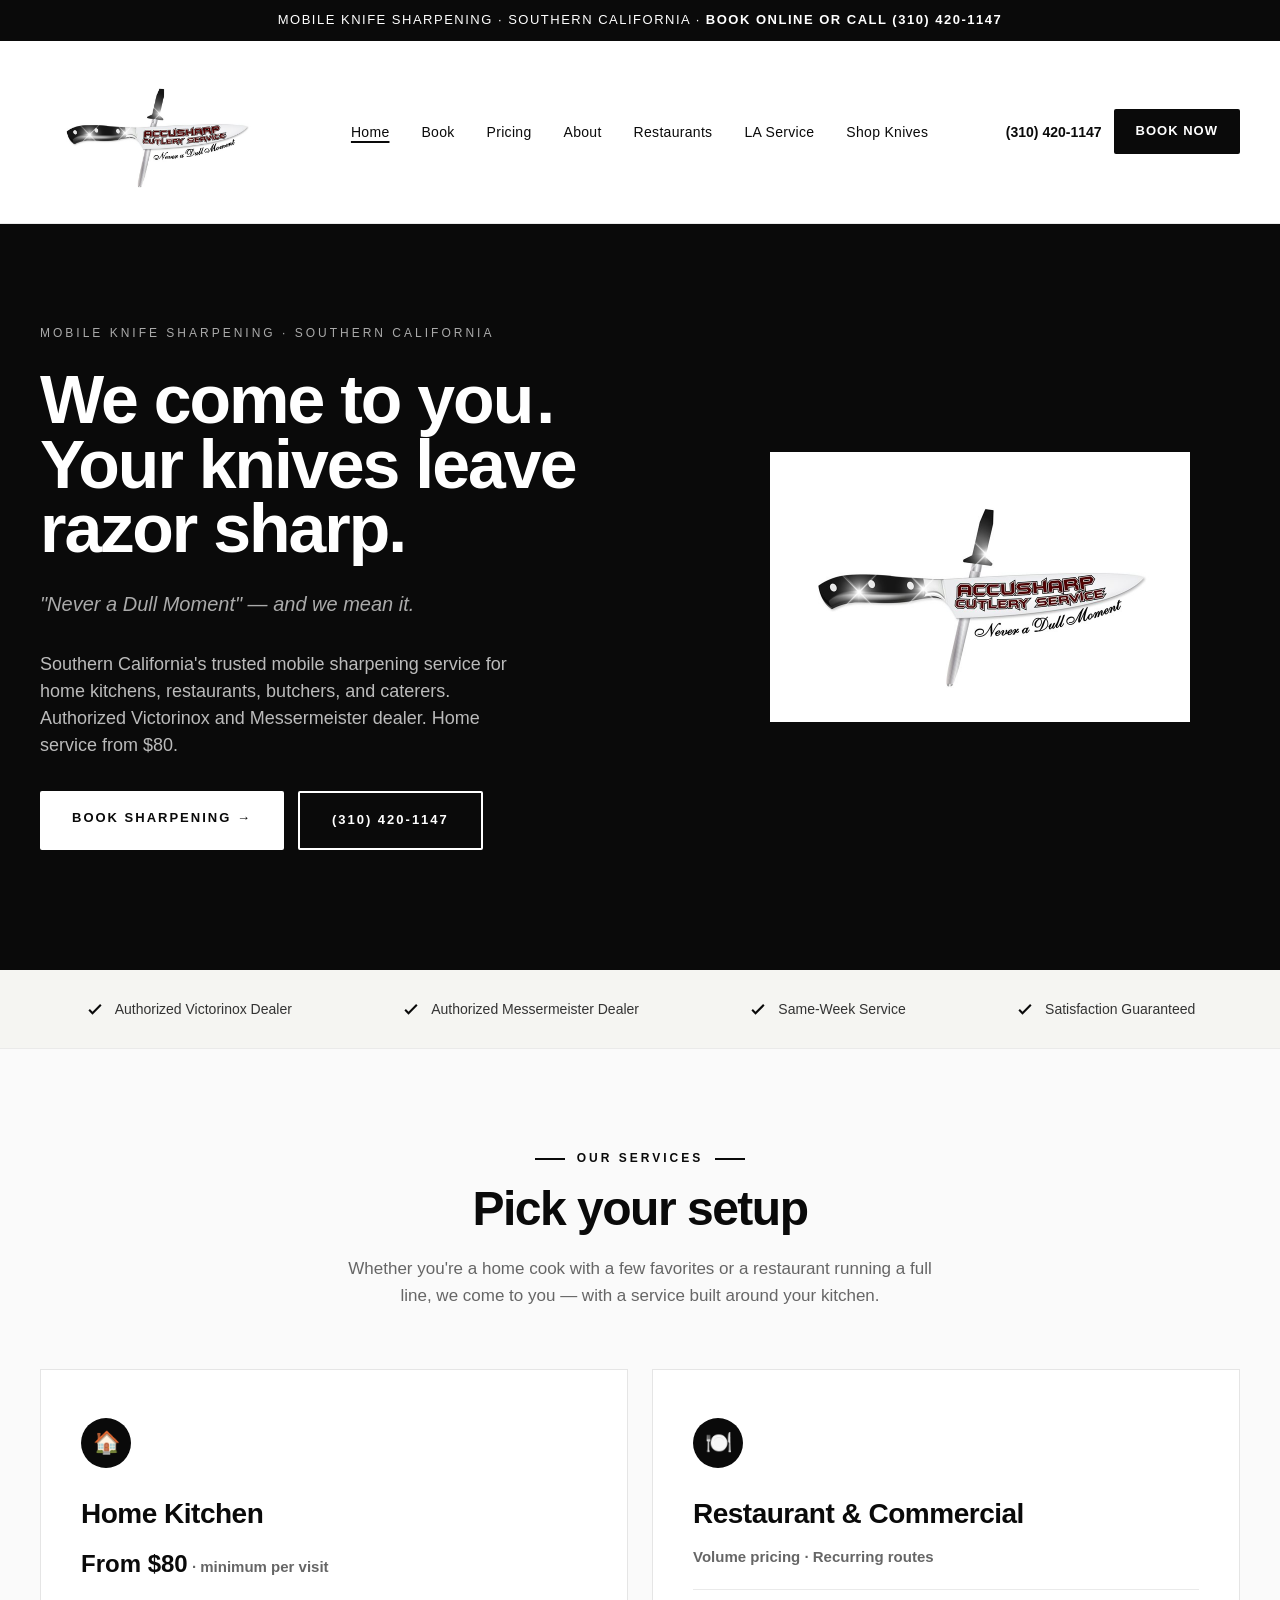
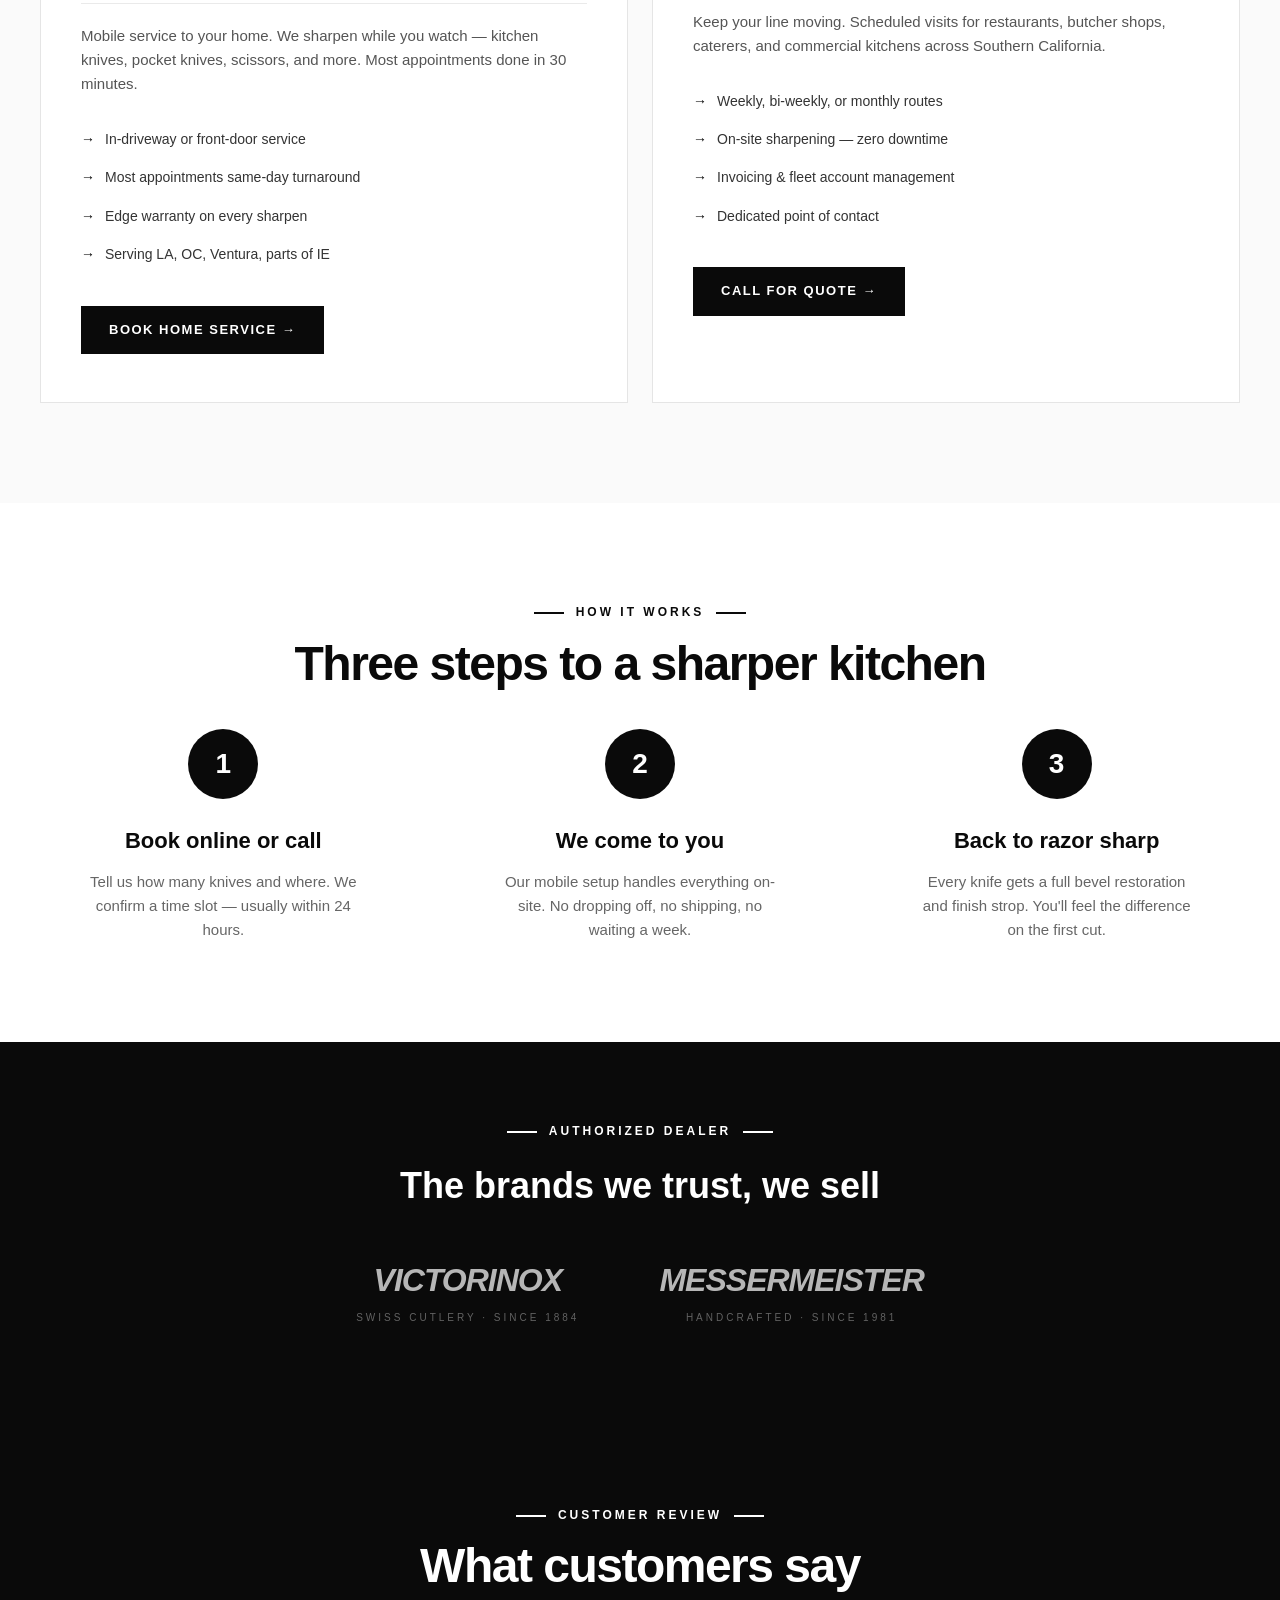
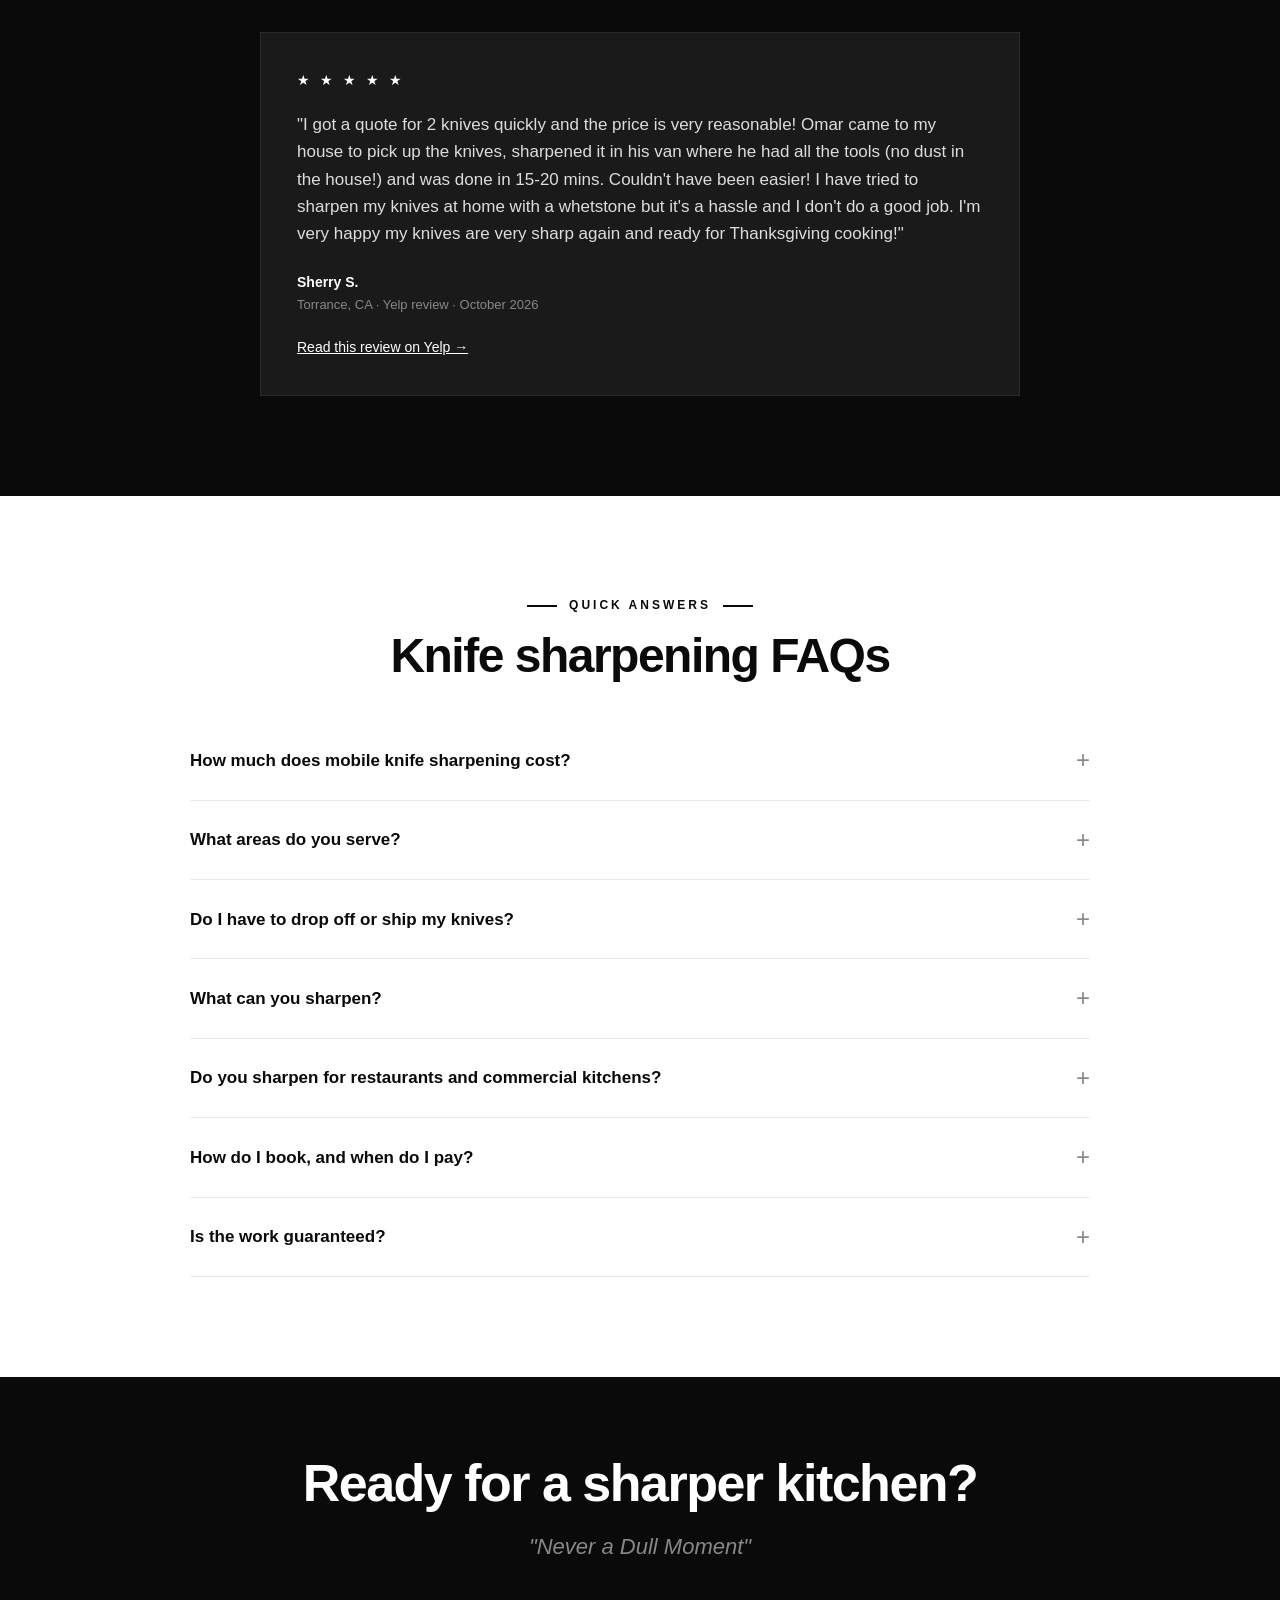
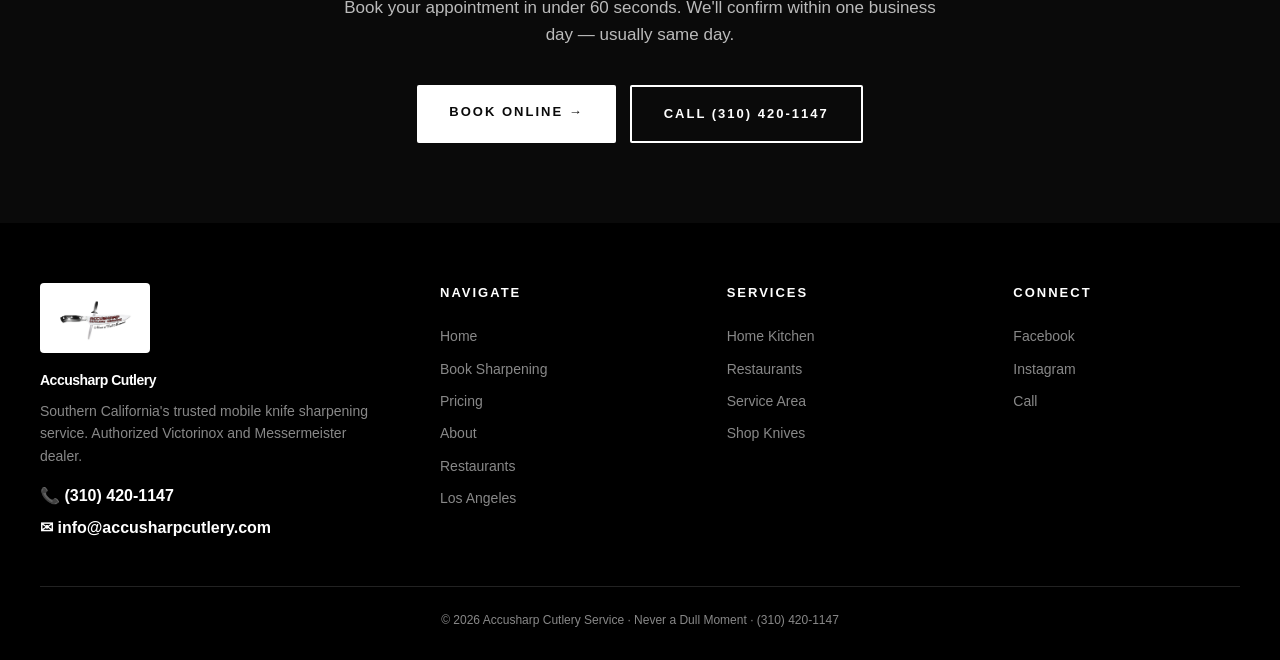
<file: Accusharp-website/index.html>
<!DOCTYPE html>
<html lang="en">
<head>
  <meta charset="UTF-8">
  <meta name="viewport" content="width=device-width, initial-scale=1.0">

  <!-- SEO META -->
  <title>Accusharp Cutlery | Mobile Knife Sharpening in Southern California</title>
  <meta name="description" content="Southern California's trusted mobile knife sharpening service. We come to your home or restaurant. Authorized Victorinox & Messermeister dealer. Call (310) 420-1147.">
  <link rel="canonical" href="https://accusharpcutlery.com/">

  <!-- SOCIAL / OPEN GRAPH -->
  <meta property="og:site_name" content="Accusharp Cutlery Service">
  <meta property="og:title" content="Accusharp Cutlery | Mobile Knife Sharpening in Southern California">
  <meta property="og:description" content="Southern California's trusted mobile knife sharpening service. We come to your home or restaurant. Authorized Victorinox &amp; Messermeister dealer. Call (310) 420-1147.">
  <meta property="og:type" content="website">
  <meta property="og:url" content="https://accusharpcutlery.com/">
  <meta property="og:image" content="https://accusharpcutlery.com/images/logo-web.jpg">
  <meta name="twitter:card" content="summary">
  <meta name="keywords" content="mobile knife sharpening, knife sharpening Los Angeles, knife sharpening SoCal, Southern California knife sharpener, Victorinox dealer, Messermeister dealer">

  <!-- FAVICON -->
  <link rel="icon" type="image/jpeg" href="images/logo-web.jpg">
  <link rel="apple-touch-icon" href="images/logo-web.jpg">
  <meta name="theme-color" content="#0a0a0a">

  <!-- STYLESHEET -->
  <link rel="stylesheet" href="styles.css">

  <!-- STRUCTURED DATA (tells Google and AI assistants who you are, what you charge, and where you work) -->
  <script type="application/ld+json">
  {
    "@context": "https://schema.org",
    "@graph": [
      {
        "@type": "LocalBusiness",
        "@id": "https://accusharpcutlery.com/#business",
        "name": "Accusharp Cutlery Service",
        "alternateName": "Accusharp Cutlery",
        "slogan": "Never a Dull Moment",
        "description": "Mobile knife sharpening service in Southern California. We come to home kitchens, restaurants, butcher shops, caterers and food trucks and sharpen on-site. Authorized Victorinox and Messermeister dealer.",
        "url": "https://accusharpcutlery.com/",
        "logo": "https://accusharpcutlery.com/images/logo-web.jpg",
        "image": [
          "https://accusharpcutlery.com/images/logo-web.jpg",
          "https://accusharpcutlery.com/images/accusharp-van.jpg"
        ],
        "telephone": "+13104201147",
        "email": "info@accusharpcutlery.com",
        "priceRange": "$80+",
        "paymentAccepted": "Cash, Credit Card, Debit Card, Venmo, Zelle",
        "foundingDate": "2004-10",
        "founder": {
          "@type": "Person",
          "name": "Omar"
        },
        "knowsAbout": [
          "Knife sharpening",
          "Mobile knife sharpening",
          "Restaurant knife sharpening",
          "Japanese knife sharpening",
          "Scissor sharpening"
        ],
        "areaServed": [
          {
            "@type": "AdministrativeArea",
            "name": "Los Angeles County, California"
          },
          {
            "@type": "AdministrativeArea",
            "name": "Orange County, California"
          },
          {
            "@type": "AdministrativeArea",
            "name": "Ventura County, California"
          },
          {
            "@type": "AdministrativeArea",
            "name": "Inland Empire, California"
          },
          {
            "@type": "City",
            "name": "Los Angeles"
          },
          {
            "@type": "City",
            "name": "Long Beach"
          },
          {
            "@type": "City",
            "name": "Santa Monica"
          },
          {
            "@type": "City",
            "name": "Pasadena"
          },
          {
            "@type": "City",
            "name": "Beverly Hills"
          },
          {
            "@type": "City",
            "name": "Anaheim"
          },
          {
            "@type": "City",
            "name": "Irvine"
          },
          {
            "@type": "City",
            "name": "Huntington Beach"
          },
          {
            "@type": "City",
            "name": "Ventura"
          }
        ],
        "sameAs": [
          "https://facebook.com/accusharpcutlery",
          "https://instagram.com/accusharpcutlery",
          "https://www.yelp.com/biz/accusharp-cutlery-service-los-angeles",
          "https://shop.accusharpcutlery.com"
        ],
        "hasOfferCatalog": {
          "@type": "OfferCatalog",
          "name": "Mobile knife sharpening",
          "itemListElement": [
            {
              "@type": "Offer",
              "name": "Home visit, 1 to 8 knives",
              "description": "Flat rate that covers up to 8 knives of any type, sharpened on-site at your home.",
              "price": "80.00",
              "priceCurrency": "USD",
              "url": "https://accusharpcutlery.com/pricing"
            },
            {
              "@type": "Offer",
              "name": "Home visit, 9 to 19 knives",
              "description": "$10 per knife, all knife types, sharpened on-site.",
              "priceSpecification": {
                "@type": "UnitPriceSpecification",
                "price": "10.00",
                "priceCurrency": "USD",
                "unitText": "knife"
              },
              "url": "https://accusharpcutlery.com/pricing"
            },
            {
              "@type": "Offer",
              "name": "Home visit, 20 or more knives",
              "description": "$8 per knife, all knife types, sharpened on-site.",
              "priceSpecification": {
                "@type": "UnitPriceSpecification",
                "price": "8.00",
                "priceCurrency": "USD",
                "unitText": "knife"
              },
              "url": "https://accusharpcutlery.com/pricing"
            },
            {
              "@type": "Offer",
              "name": "Restaurant and commercial knife sharpening",
              "description": "Weekly, bi-weekly or monthly on-site routes for restaurants, butcher shops, caterers and food trucks. Volume pricing by quote.",
              "url": "https://accusharpcutlery.com/booking"
            }
          ]
        }
      },
      {
        "@type": "WebPage",
        "@id": "https://accusharpcutlery.com/#webpage",
        "url": "https://accusharpcutlery.com/",
        "name": "Accusharp Cutlery | Mobile Knife Sharpening in Southern California",
        "description": "Southern California's trusted mobile knife sharpening service. We come to your home or restaurant. Authorized Victorinox & Messermeister dealer. Call (310) 420-1147.",
        "inLanguage": "en-US",
        "about": {
          "@id": "https://accusharpcutlery.com/#business"
        }
      },
      {
        "@type": "FAQPage",
        "mainEntity": [
          {
            "@type": "Question",
            "name": "How much does mobile knife sharpening cost?",
            "acceptedAnswer": {
              "@type": "Answer",
              "text": "Home service is $80 flat for 1 to 8 knives, $10 per knife for 9 to 19 knives, and $8 per knife for 20 or more. Every knife type is the same price. See the full pricing page for travel zones and add-ons."
            }
          },
          {
            "@type": "Question",
            "name": "What areas do you serve?",
            "acceptedAnswer": {
              "@type": "Answer",
              "text": "We cover Los Angeles County, Orange County, Ventura County, and parts of the Inland Empire. Most of LA County and northern Orange County have no travel fee; outer areas carry a $15 to $50 travel charge that we confirm before scheduling."
            }
          },
          {
            "@type": "Question",
            "name": "Do I have to drop off or ship my knives?",
            "acceptedAnswer": {
              "@type": "Answer",
              "text": "No. We drive to your home or restaurant and sharpen everything on-site. Most home appointments take about 30 minutes."
            }
          },
          {
            "@type": "Question",
            "name": "What can you sharpen?",
            "acceptedAnswer": {
              "@type": "Answer",
              "text": "Kitchen and chef knives, paring knives, cleavers, serrated knives, Japanese single-bevel knives, pocket and hunting knives, and scissors and shears."
            }
          },
          {
            "@type": "Question",
            "name": "Do you sharpen for restaurants and commercial kitchens?",
            "acceptedAnswer": {
              "@type": "Answer",
              "text": "Yes. Restaurants, butcher shops, caterers, and food trucks can set up weekly, bi-weekly, or monthly on-site visits at volume pricing. Call (310) 420-1147 for a quote."
            }
          },
          {
            "@type": "Question",
            "name": "How do I book, and when do I pay?",
            "acceptedAnswer": {
              "@type": "Answer",
              "text": "Book with the online form, or call or text (310) 420-1147. We confirm within 24 hours. Payment is due after the work is done: cash, card, Venmo, or Zelle."
            }
          },
          {
            "@type": "Question",
            "name": "Is the work guaranteed?",
            "acceptedAnswer": {
              "@type": "Answer",
              "text": "Yes. If a knife is not razor sharp we re-sharpen it free, and the same applies if an edge fails under normal use within 30 days."
            }
          }
        ]
      }
    ]
  }
  </script>
</head>
<body>

  <!-- ANNOUNCEMENT BAR -->
  <div class="announce">
    MOBILE KNIFE SHARPENING · SOUTHERN CALIFORNIA · <strong>BOOK ONLINE OR CALL (310) 420-1147</strong>
  </div>

  <!-- HEADER -->
  <header class="header">
    <a href="index.html" aria-label="Home">
      <img src="images/logo-web.jpg" width="840" height="540" alt="Accusharp Cutlery" class="logo">
    </a>
    <nav class="nav" id="primaryNav">
      <a href="index.html" class="active">Home</a>
      <a href="booking.html">Book</a>
      <a href="pricing.html">Pricing</a>
      <a href="about.html">About</a>
      <a href="restaurants.html">Restaurants</a>
      <a href="los-angeles.html">LA Service</a>
      <a href="https://shop.accusharpcutlery.com" target="_blank" rel="noopener">Shop Knives</a>
    </nav>
    <div class="header-cta">
      <a class="phone-top" href="tel:3104201147">(310) 420-1147</a>
      <a href="booking.html" class="btn-book">Book Now</a>
      <button class="mobile-nav-toggle" aria-label="Toggle menu" aria-controls="primaryNav" aria-expanded="false">☰</button>
    </div>
  </header>

  <!-- HERO -->
  <section class="hero">
    <div class="hero-grid">
      <div>
        <div class="hero-eyebrow">Mobile Knife Sharpening · Southern California</div>
        <h1>We come to <em>you</em>.<br>Your knives leave razor sharp.</h1>
        <p class="tagline">"Never a Dull Moment" — and we mean it.</p>
        <p>Southern California's trusted mobile sharpening service for home kitchens, restaurants, butchers, and caterers. Authorized Victorinox and Messermeister dealer. Home service from $80.</p>
        <div class="hero-buttons">
          <a href="booking.html" class="btn-primary light">Book Sharpening →</a>
          <a href="tel:3104201147" class="btn-secondary">(310) 420-1147</a>
        </div>
      </div>
      <div class="hero-logo-display">
        <img src="images/logo-web.jpg" width="840" height="540" alt="Accusharp Cutlery — Never a Dull Moment" fetchpriority="high" style="max-width:420px;">
      </div>
    </div>
  </section>

  <!-- TRUST STRIP -->
  <div class="trust">
    <div class="trust-inner">
      <div class="trust-item">
        <svg viewBox="0 0 24 24" fill="none" stroke="#0a0a0a" stroke-width="2.5"><path d="M5 13l4 4L19 7"/></svg>
        Authorized Victorinox Dealer
      </div>
      <div class="trust-item">
        <svg viewBox="0 0 24 24" fill="none" stroke="#0a0a0a" stroke-width="2.5"><path d="M5 13l4 4L19 7"/></svg>
        Authorized Messermeister Dealer
      </div>
      <div class="trust-item">
        <svg viewBox="0 0 24 24" fill="none" stroke="#0a0a0a" stroke-width="2.5"><path d="M5 13l4 4L19 7"/></svg>
        Same-Week Service
      </div>
      <div class="trust-item">
        <svg viewBox="0 0 24 24" fill="none" stroke="#0a0a0a" stroke-width="2.5"><path d="M5 13l4 4L19 7"/></svg>
        Satisfaction Guaranteed
      </div>
    </div>
  </div>

  <!-- SERVICES -->
  <section class="section services-bg">
    <div class="section-inner">
      <div class="section-tag">Our Services</div>
      <h2>Pick your setup</h2>
      <p class="section-sub">Whether you're a home cook with a few favorites or a restaurant running a full line, we come to you — with a service built around your kitchen.</p>
      <div class="service-grid">

        <div class="service-card">
          <div class="service-icon">🏠</div>
          <h3>Home Kitchen</h3>
          <div class="price"><strong>From $80</strong> · minimum per visit</div>
          <p>Mobile service to your home. We sharpen while you watch — kitchen knives, pocket knives, scissors, and more. Most appointments done in 30 minutes.</p>
          <ul>
            <li>In-driveway or front-door service</li>
            <li>Most appointments same-day turnaround</li>
            <li>Edge warranty on every sharpen</li>
            <li>Serving LA, OC, Ventura, parts of IE</li>
          </ul>
          <a href="booking.html" class="cta">Book Home Service →</a>
        </div>

        <div class="service-card">
          <div class="service-icon">🍽️</div>
          <h3>Restaurant & Commercial</h3>
          <div class="price">Volume pricing · Recurring routes</div>
          <p>Keep your line moving. Scheduled visits for restaurants, butcher shops, caterers, and commercial kitchens across Southern California.</p>
          <ul>
            <li>Weekly, bi-weekly, or monthly routes</li>
            <li>On-site sharpening — zero downtime</li>
            <li>Invoicing & fleet account management</li>
            <li>Dedicated point of contact</li>
          </ul>
          <a href="tel:3104201147" class="cta">Call for Quote →</a>
        </div>

      </div>
    </div>
  </section>

  <!-- HOW IT WORKS -->
  <section class="section">
    <div class="section-inner">
      <div class="section-tag">How it works</div>
      <h2>Three steps to a sharper kitchen</h2>
      <div class="steps">
        <div class="step">
          <div class="step-num">1</div>
          <h4>Book online or call</h4>
          <p>Tell us how many knives and where. We confirm a time slot — usually within 24 hours.</p>
        </div>
        <div class="step">
          <div class="step-num">2</div>
          <h4>We come to you</h4>
          <p>Our mobile setup handles everything on-site. No dropping off, no shipping, no waiting a week.</p>
        </div>
        <div class="step">
          <div class="step-num">3</div>
          <h4>Back to razor sharp</h4>
          <p>Every knife gets a full bevel restoration and finish strop. You'll feel the difference on the first cut.</p>
        </div>
      </div>
    </div>
  </section>

  <!-- AUTHORIZED DEALERS -->
  <section class="dealers">
    <div class="dealers-inner">
      <div class="section-tag">Authorized Dealer</div>
      <h2>The brands we trust, we sell</h2>
      <div class="dealer-logos">
        <div class="dealer-logo">
          VICTORINOX
          <small>SWISS CUTLERY · SINCE 1884</small>
        </div>
        <div class="dealer-logo">
          MESSERMEISTER
          <small>HANDCRAFTED · SINCE 1981</small>
        </div>
      </div>
    </div>
  </section>

  <!-- CUSTOMER REVIEW (real review from Yelp) -->
  <section class="section testimonials">
    <div class="section-inner">
      <div class="section-tag">Customer review</div>
      <h2>What customers say</h2>
      <div class="t-grid" style="grid-template-columns:1fr;max-width:760px;margin-left:auto;margin-right:auto;">

        <div class="t-card">
          <div class="t-stars" role="img" aria-label="5 out of 5 stars">★ ★ ★ ★ ★</div>
          <p class="t-quote">"I got a quote for 2 knives quickly and the price is very reasonable! Omar came to my house to pick up the knives, sharpened it in his van where he had all the tools (no dust in the house!) and was done in 15-20 mins. Couldn't have been easier! I have tried to sharpen my knives at home with a whetstone but it's a hassle and I don't do a good job. I'm very happy my knives are very sharp again and ready for Thanksgiving cooking!"</p>
          <div class="t-author">Sherry S.<small>Torrance, CA · Yelp review · October 2026</small></div>
          <p style="margin-top:20px;font-size:14px;"><a href="https://www.yelp.com/biz/accusharp-cutlery-service-los-angeles#reviews" target="_blank" rel="noopener" style="color:#fff;">Read this review on Yelp →</a></p>
        </div>

      </div>
    </div>
  </section>

  <!-- FAQ -->
  <section class="section">
    <div class="section-inner" style="max-width:900px;">
      <div class="section-tag">Quick answers</div>
      <h2 style="margin-bottom:40px;">Knife sharpening FAQs</h2>

      <div class="faq-item">
        <div class="faq-q">How much does mobile knife sharpening cost?</div>
        <div class="faq-a">Home service is $80 flat for 1 to 8 knives, $10 per knife for 9 to 19 knives, and $8 per knife for 20 or more. Every knife type is the same price. See the full <a href="pricing.html">pricing page</a> for travel zones and add-ons.</div>
      </div>

      <div class="faq-item">
        <div class="faq-q">What areas do you serve?</div>
        <div class="faq-a">We cover Los Angeles County, Orange County, Ventura County, and parts of the Inland Empire. Most of LA County and northern Orange County have no travel fee; outer areas carry a $15 to $50 travel charge that we confirm before scheduling.</div>
      </div>

      <div class="faq-item">
        <div class="faq-q">Do I have to drop off or ship my knives?</div>
        <div class="faq-a">No. We drive to your home or restaurant and sharpen everything on-site. Most home appointments take about 30 minutes.</div>
      </div>

      <div class="faq-item">
        <div class="faq-q">What can you sharpen?</div>
        <div class="faq-a">Kitchen and chef knives, paring knives, cleavers, serrated knives, Japanese single-bevel knives, pocket and hunting knives, and scissors and shears.</div>
      </div>

      <div class="faq-item">
        <div class="faq-q">Do you sharpen for restaurants and commercial kitchens?</div>
        <div class="faq-a">Yes. Restaurants, butcher shops, caterers, and food trucks can set up weekly, bi-weekly, or monthly on-site visits at volume pricing. Call (310) 420-1147 for a quote.</div>
      </div>

      <div class="faq-item">
        <div class="faq-q">How do I book, and when do I pay?</div>
        <div class="faq-a">Book with the <a href="booking.html">online form</a>, or call or text (310) 420-1147. We confirm within 24 hours. Payment is due after the work is done: cash, card, Venmo, or Zelle.</div>
      </div>

      <div class="faq-item">
        <div class="faq-q">Is the work guaranteed?</div>
        <div class="faq-a">Yes. If a knife is not razor sharp we re-sharpen it free, and the same applies if an edge fails under normal use within 30 days.</div>
      </div>

    </div>
  </section>

  <!-- CTA BAND -->
  <section class="cta-band">
    <h2>Ready for a sharper kitchen?</h2>
    <p class="tagline-italic">"Never a Dull Moment"</p>
    <p>Book your appointment in under 60 seconds. We'll confirm within one business day — usually same day.</p>
    <div class="cta-band-buttons">
      <a href="booking.html" class="btn-primary light">Book Online →</a>
      <a href="tel:3104201147" class="btn-secondary">Call (310) 420-1147</a>
    </div>
  </section>

  <!-- FOOTER -->
  <footer class="footer">
    <div class="footer-inner">
      <div>
        <img src="images/logo-web.jpg" width="840" height="540" alt="Accusharp Cutlery" class="footer-logo" loading="lazy">
        <p class="footer-brand-name">Accusharp Cutlery</p>
        <p>Southern California's trusted mobile knife sharpening service. Authorized Victorinox and Messermeister dealer.</p>
        <div class="footer-contact">
          <a href="tel:3104201147">📞 (310) 420-1147</a>
          <a href="mailto:info@accusharpcutlery.com">✉ info@accusharpcutlery.com</a>
        </div>
      </div>
      <div>
        <h5>Navigate</h5>
        <a class="link" href="index.html">Home</a>
        <a class="link" href="booking.html">Book Sharpening</a>
        <a class="link" href="pricing.html">Pricing</a>
        <a class="link" href="about.html">About</a>
        <a class="link" href="restaurants.html">Restaurants</a>
        <a class="link" href="los-angeles.html">Los Angeles</a>
      </div>
      <div>
        <h5>Services</h5>
        <a class="link" href="booking.html">Home Kitchen</a>
        <a class="link" href="tel:3104201147">Restaurants</a>
        <a class="link" href="pricing.html">Service Area</a>
        <a class="link" href="https://shop.accusharpcutlery.com" target="_blank" rel="noopener">Shop Knives</a>
      </div>
      <div>
        <h5>Connect</h5>
        <a class="link" href="https://facebook.com/accusharpcutlery" target="_blank" rel="noopener">Facebook</a>
        <a class="link" href="https://instagram.com/accusharpcutlery" target="_blank" rel="noopener">Instagram</a>
        <a class="link" href="tel:3104201147">Call</a>
      </div>
    </div>
    <div class="footer-bottom">
      © <span id="currentYear">2026</span> Accusharp Cutlery Service · Never a Dull Moment · (310) 420-1147
    </div>
  </footer>

  <script src="script.js"></script>
</body>
</html>
</file>
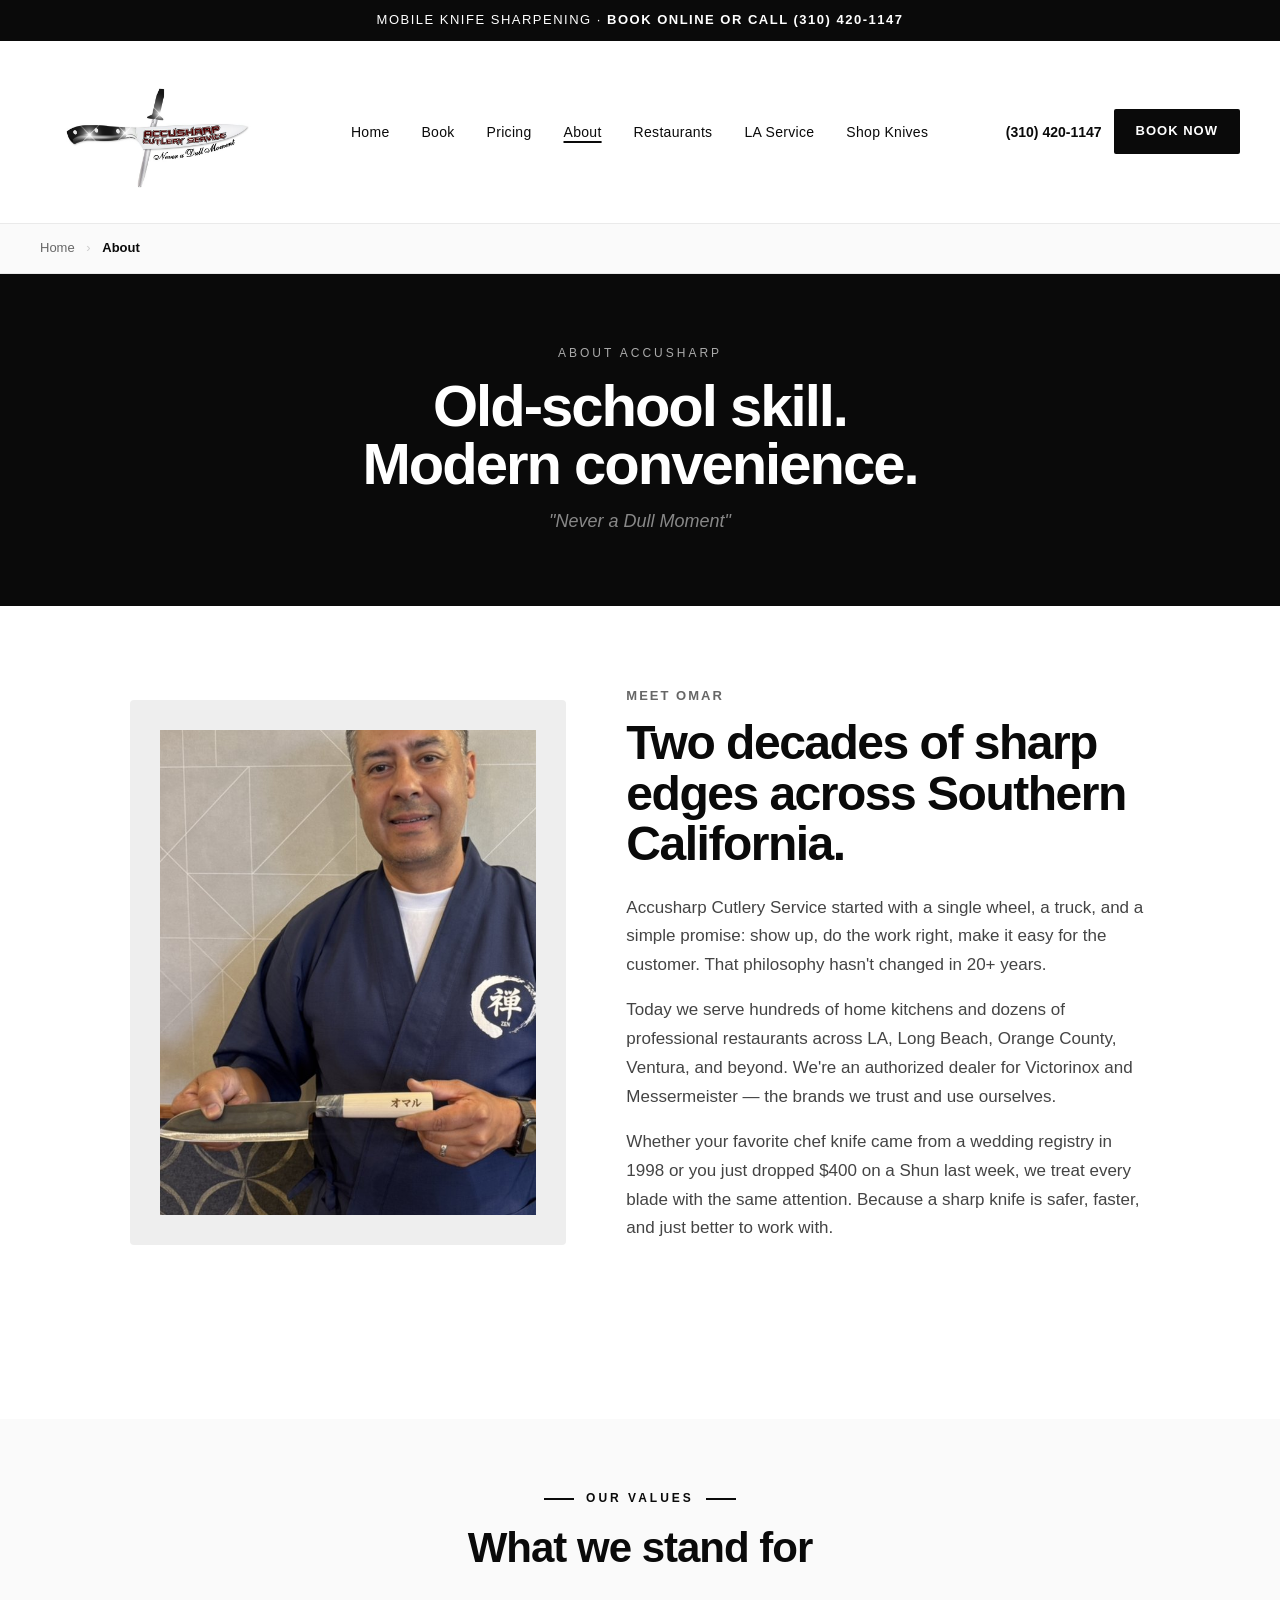
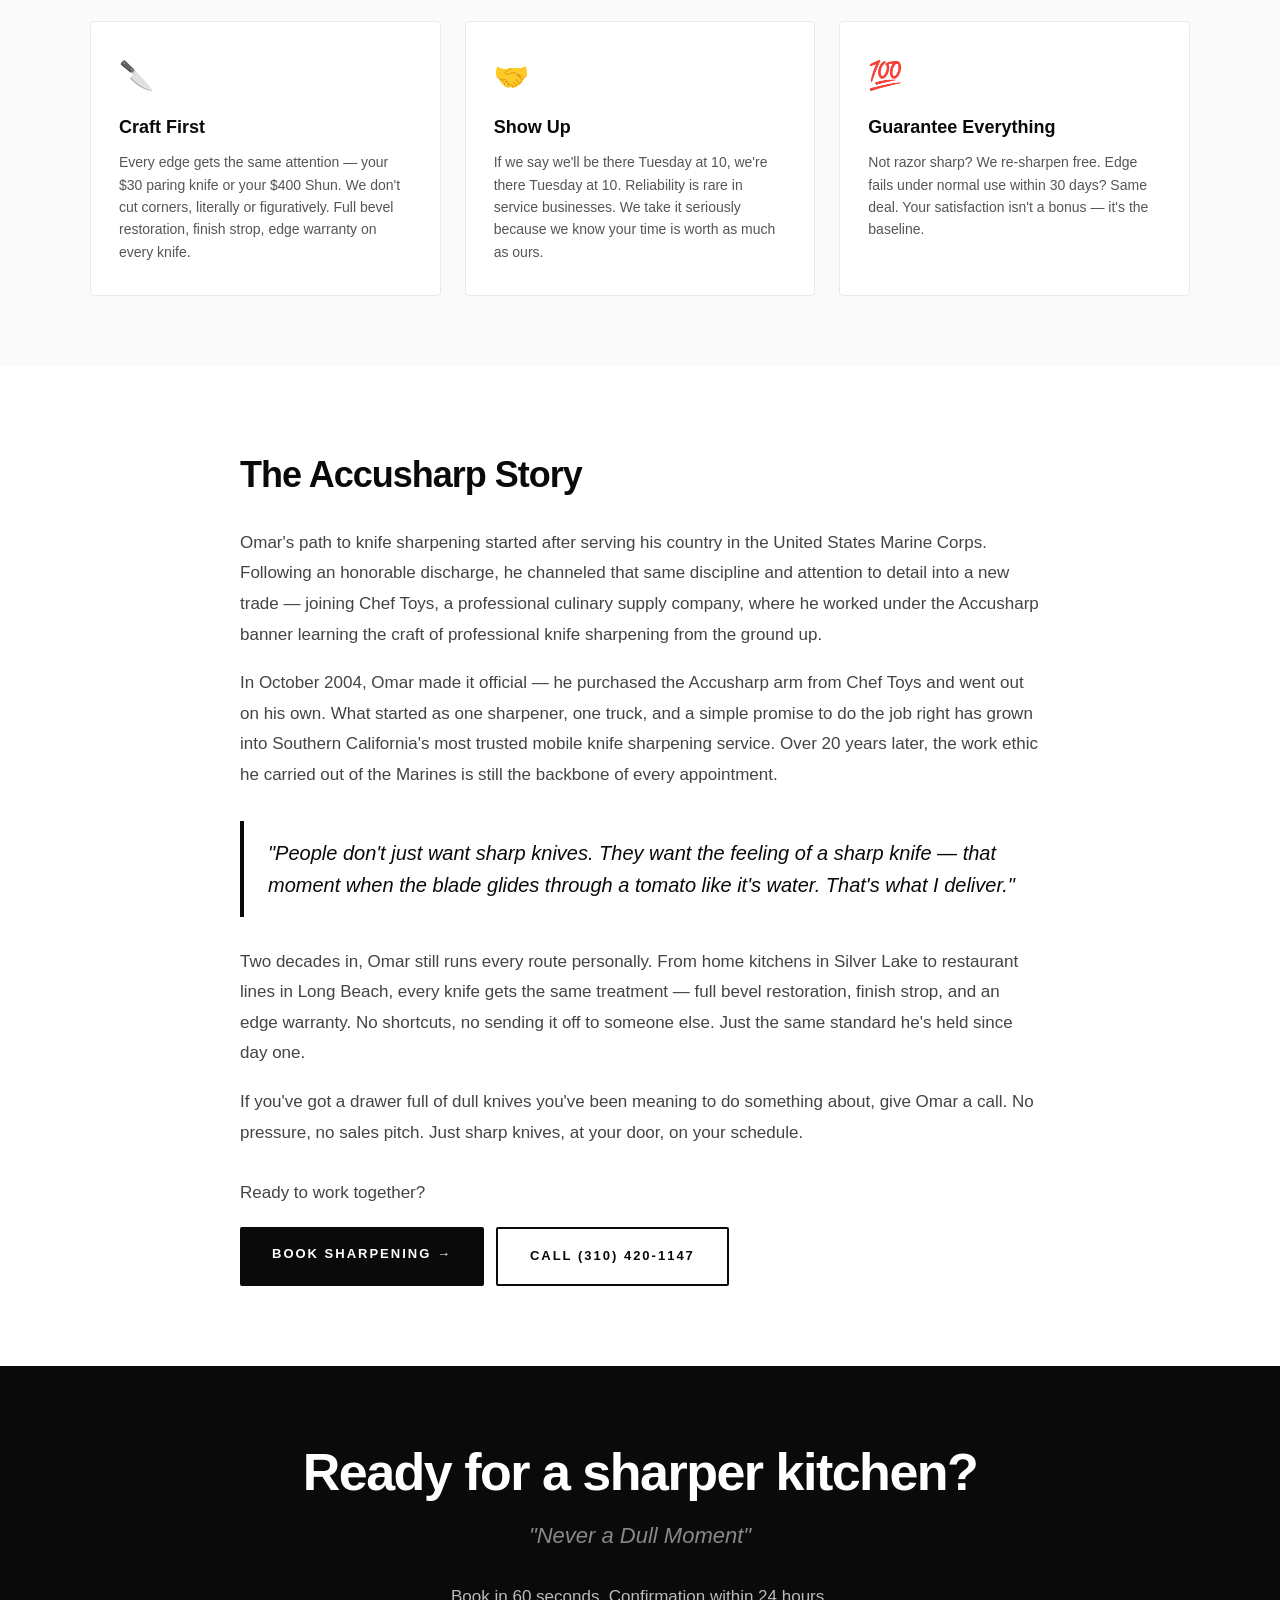
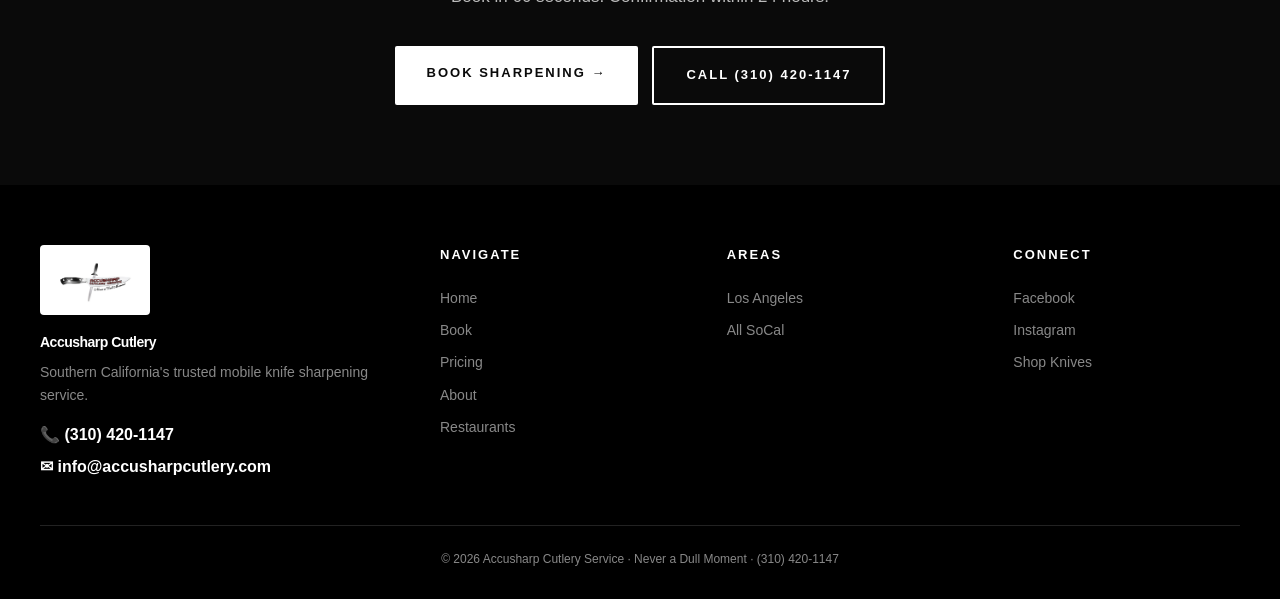
<file: Accusharp-website/about.html>
<!DOCTYPE html>
<html lang="en">
<head>
  <meta charset="UTF-8">
  <meta name="viewport" content="width=device-width, initial-scale=1.0">

  <!-- SEO META -->
  <title>About Accusharp Cutlery | Southern California Knife Sharpening</title>
  <meta name="description" content="Meet Omar and the story behind Accusharp Cutlery. 20+ years of mobile knife sharpening across Southern California. Authorized Victorinox & Messermeister dealer.">
  <link rel="canonical" href="https://accusharpcutlery.com/about">

  <!-- SOCIAL / OPEN GRAPH -->
  <meta property="og:site_name" content="Accusharp Cutlery Service">
  <meta property="og:title" content="About Accusharp Cutlery | Southern California Knife Sharpening">
  <meta property="og:description" content="Meet Omar and the story behind Accusharp Cutlery. 20+ years of mobile knife sharpening across Southern California. Authorized Victorinox &amp; Messermeister dealer.">
  <meta property="og:type" content="website">
  <meta property="og:url" content="https://accusharpcutlery.com/about">
  <meta property="og:image" content="https://accusharpcutlery.com/images/logo-web.jpg">
  <meta name="twitter:card" content="summary">

  <!-- FAVICON -->
  <link rel="icon" type="image/jpeg" href="images/logo-web.jpg">
  <link rel="apple-touch-icon" href="images/logo-web.jpg">
  <meta name="theme-color" content="#0a0a0a">

  <!-- STYLESHEET -->
  <link rel="stylesheet" href="styles.css">

  <!-- STRUCTURED DATA (tells Google and AI assistants who you are, what you charge, and where you work) -->
  <script type="application/ld+json">
  {
    "@context": "https://schema.org",
    "@graph": [
      {
        "@type": "LocalBusiness",
        "@id": "https://accusharpcutlery.com/#business",
        "name": "Accusharp Cutlery Service",
        "alternateName": "Accusharp Cutlery",
        "slogan": "Never a Dull Moment",
        "description": "Mobile knife sharpening service in Southern California. We come to home kitchens, restaurants, butcher shops, caterers and food trucks and sharpen on-site. Authorized Victorinox and Messermeister dealer.",
        "url": "https://accusharpcutlery.com/",
        "logo": "https://accusharpcutlery.com/images/logo-web.jpg",
        "image": [
          "https://accusharpcutlery.com/images/logo-web.jpg",
          "https://accusharpcutlery.com/images/accusharp-van.jpg"
        ],
        "telephone": "+13104201147",
        "email": "info@accusharpcutlery.com",
        "priceRange": "$80+",
        "paymentAccepted": "Cash, Credit Card, Debit Card, Venmo, Zelle",
        "foundingDate": "2004-10",
        "founder": {
          "@type": "Person",
          "name": "Omar"
        },
        "knowsAbout": [
          "Knife sharpening",
          "Mobile knife sharpening",
          "Restaurant knife sharpening",
          "Japanese knife sharpening",
          "Scissor sharpening"
        ],
        "areaServed": [
          {
            "@type": "AdministrativeArea",
            "name": "Los Angeles County, California"
          },
          {
            "@type": "AdministrativeArea",
            "name": "Orange County, California"
          },
          {
            "@type": "AdministrativeArea",
            "name": "Ventura County, California"
          },
          {
            "@type": "AdministrativeArea",
            "name": "Inland Empire, California"
          },
          {
            "@type": "City",
            "name": "Los Angeles"
          },
          {
            "@type": "City",
            "name": "Long Beach"
          },
          {
            "@type": "City",
            "name": "Santa Monica"
          },
          {
            "@type": "City",
            "name": "Pasadena"
          },
          {
            "@type": "City",
            "name": "Beverly Hills"
          },
          {
            "@type": "City",
            "name": "Anaheim"
          },
          {
            "@type": "City",
            "name": "Irvine"
          },
          {
            "@type": "City",
            "name": "Huntington Beach"
          },
          {
            "@type": "City",
            "name": "Ventura"
          }
        ],
        "sameAs": [
          "https://facebook.com/accusharpcutlery",
          "https://instagram.com/accusharpcutlery",
          "https://www.yelp.com/biz/accusharp-cutlery-service-los-angeles",
          "https://shop.accusharpcutlery.com"
        ],
        "hasOfferCatalog": {
          "@type": "OfferCatalog",
          "name": "Mobile knife sharpening",
          "itemListElement": [
            {
              "@type": "Offer",
              "name": "Home visit, 1 to 8 knives",
              "description": "Flat rate that covers up to 8 knives of any type, sharpened on-site at your home.",
              "price": "80.00",
              "priceCurrency": "USD",
              "url": "https://accusharpcutlery.com/pricing"
            },
            {
              "@type": "Offer",
              "name": "Home visit, 9 to 19 knives",
              "description": "$10 per knife, all knife types, sharpened on-site.",
              "priceSpecification": {
                "@type": "UnitPriceSpecification",
                "price": "10.00",
                "priceCurrency": "USD",
                "unitText": "knife"
              },
              "url": "https://accusharpcutlery.com/pricing"
            },
            {
              "@type": "Offer",
              "name": "Home visit, 20 or more knives",
              "description": "$8 per knife, all knife types, sharpened on-site.",
              "priceSpecification": {
                "@type": "UnitPriceSpecification",
                "price": "8.00",
                "priceCurrency": "USD",
                "unitText": "knife"
              },
              "url": "https://accusharpcutlery.com/pricing"
            },
            {
              "@type": "Offer",
              "name": "Restaurant and commercial knife sharpening",
              "description": "Weekly, bi-weekly or monthly on-site routes for restaurants, butcher shops, caterers and food trucks. Volume pricing by quote.",
              "url": "https://accusharpcutlery.com/booking"
            }
          ]
        }
      },
      {
        "@type": "AboutPage",
        "@id": "https://accusharpcutlery.com/about#webpage",
        "url": "https://accusharpcutlery.com/about",
        "name": "About Accusharp Cutlery | Southern California Knife Sharpening",
        "description": "Meet Omar and the story behind Accusharp Cutlery. 20+ years of mobile knife sharpening across Southern California. Authorized Victorinox & Messermeister dealer.",
        "inLanguage": "en-US",
        "about": {
          "@id": "https://accusharpcutlery.com/#business"
        }
      },
      {
        "@type": "BreadcrumbList",
        "itemListElement": [
          {
            "@type": "ListItem",
            "position": 1,
            "name": "Home",
            "item": "https://accusharpcutlery.com/"
          },
          {
            "@type": "ListItem",
            "position": 2,
            "name": "About",
            "item": "https://accusharpcutlery.com/about"
          }
        ]
      }
    ]
  }
  </script>
</head>
<body>

  <!-- ANNOUNCEMENT BAR -->
  <div class="announce">
    MOBILE KNIFE SHARPENING · <strong>BOOK ONLINE OR CALL (310) 420-1147</strong>
  </div>

  <!-- HEADER -->
  <header class="header">
    <a href="index.html" aria-label="Home">
      <img src="images/logo-web.jpg" width="840" height="540" alt="Accusharp Cutlery" class="logo">
    </a>
    <nav class="nav" id="primaryNav">
      <a href="index.html">Home</a>
      <a href="booking.html">Book</a>
      <a href="pricing.html">Pricing</a>
      <a href="about.html" class="active">About</a>
      <a href="restaurants.html">Restaurants</a>
      <a href="los-angeles.html">LA Service</a>
      <a href="https://shop.accusharpcutlery.com" target="_blank" rel="noopener">Shop Knives</a>
    </nav>
    <div class="header-cta">
      <a class="phone-top" href="tel:3104201147">(310) 420-1147</a>
      <a href="booking.html" class="btn-book">Book Now</a>
      <button class="mobile-nav-toggle" aria-label="Toggle menu" aria-controls="primaryNav" aria-expanded="false">☰</button>
    </div>
  </header>

  <!-- BREADCRUMB -->
  <div class="breadcrumb">
    <a href="index.html">Home</a>
    <span class="sep">›</span>
    <span class="current">About</span>
  </div>

  <!-- PAGE HEADER -->
  <div class="page-header">
    <div class="eyebrow">About Accusharp</div>
    <h1>Old-school skill.<br>Modern convenience.</h1>
    <p class="tagline">"Never a Dull Moment"</p>
  </div>

  <!-- ABOUT INTRO -->
  <div class="about-main">
    <div class="about-intro">

       <div class="about-img-large">
       <img src="images/omar-knife-sharpener.jpg" width="800" height="800" alt="Omar, owner of Accusharp Cutlery Service, holding a Japanese knife with his name on the handle" style="object-position:left center;">
   </div>

      <div>
        <div class="tag">Meet Omar</div>
        <h2>Two decades of sharp edges across Southern California.</h2>
        <p>Accusharp Cutlery Service started with a single wheel, a truck, and a simple promise: show up, do the work right, make it easy for the customer. That philosophy hasn't changed in 20+ years.</p>
        <p>Today we serve hundreds of home kitchens and dozens of professional restaurants across LA, Long Beach, Orange County, Ventura, and beyond. We're an authorized dealer for Victorinox and Messermeister — the brands we trust and use ourselves.</p>
        <p>Whether your favorite chef knife came from a wedding registry in 1998 or you just dropped $400 on a Shun last week, we treat every blade with the same attention. Because a sharp knife is safer, faster, and just better to work with.</p>
      </div>

    </div>
  </div>

  <!-- VALUES -->
  <div class="about-values">
    <div class="section-label">
      <div class="section-tag">Our Values</div>
      <h2 style="margin-bottom:0;">What we stand for</h2>
    </div>
    <div class="values-grid">

      <div class="value-card">
        <div class="icon">🔪</div>
        <h4>Craft First</h4>
        <p>Every edge gets the same attention — your $30 paring knife or your $400 Shun. We don't cut corners, literally or figuratively. Full bevel restoration, finish strop, edge warranty on every knife.</p>
      </div>

      <div class="value-card">
        <div class="icon">🤝</div>
        <h4>Show Up</h4>
        <p>If we say we'll be there Tuesday at 10, we're there Tuesday at 10. Reliability is rare in service businesses. We take it seriously because we know your time is worth as much as ours.</p>
      </div>

      <div class="value-card">
        <div class="icon">💯</div>
        <h4>Guarantee Everything</h4>
        <p>Not razor sharp? We re-sharpen free. Edge fails under normal use within 30 days? Same deal. Your satisfaction isn't a bonus — it's the baseline.</p>
      </div>

    </div>
  </div>

  <!-- OUR STORY -->
  <section class="about-story">
    <div class="story-inner">
      <h2>The Accusharp Story</h2>

      <p>Omar's path to knife sharpening started after serving his country in the United States Marine Corps. Following an honorable discharge, he channeled that same discipline and attention to detail into a new trade — joining Chef Toys, a professional culinary supply company, where he worked under the Accusharp banner learning the craft of professional knife sharpening from the ground up.</p>

      <p>In October 2004, Omar made it official — he purchased the Accusharp arm from Chef Toys and went out on his own. What started as one sharpener, one truck, and a simple promise to do the job right has grown into Southern California's most trusted mobile knife sharpening service. Over 20 years later, the work ethic he carried out of the Marines is still the backbone of every appointment.</p>

      <blockquote>"People don't just want sharp knives. They want the feeling of a sharp knife — that moment when the blade glides through a tomato like it's water. That's what I deliver."</blockquote>

      <p>Two decades in, Omar still runs every route personally. From home kitchens in Silver Lake to restaurant lines in Long Beach, every knife gets the same treatment — full bevel restoration, finish strop, and an edge warranty. No shortcuts, no sending it off to someone else. Just the same standard he's held since day one.</p>

      <p>If you've got a drawer full of dull knives you've been meaning to do something about, give Omar a call. No pressure, no sales pitch. Just sharp knives, at your door, on your schedule.</p>

      <p style="margin-top: 30px;">Ready to work together?</p>
      <div style="display: flex; gap: 12px; flex-wrap: wrap; margin-top: 16px;">
        <a href="booking.html" class="btn-primary">Book Sharpening →</a>
        <a href="tel:3104201147" class="btn-secondary dark">Call (310) 420-1147</a>
      </div>
    </div>
  </section>

  <!-- CTA BAND -->
  <section class="cta-band">
    <h2>Ready for a sharper kitchen?</h2>
    <p class="tagline-italic">"Never a Dull Moment"</p>
    <p>Book in 60 seconds. Confirmation within 24 hours.</p>
    <div class="cta-band-buttons">
      <a href="booking.html" class="btn-primary light">Book Sharpening →</a>
      <a href="tel:3104201147" class="btn-secondary">Call (310) 420-1147</a>
    </div>
  </section>

  <!-- FOOTER -->
  <footer class="footer">
    <div class="footer-inner">
      <div>
        <img src="images/logo-web.jpg" width="840" height="540" alt="Accusharp Cutlery" class="footer-logo" loading="lazy">
        <p class="footer-brand-name">Accusharp Cutlery</p>
        <p>Southern California's trusted mobile knife sharpening service.</p>
        <div class="footer-contact">
          <a href="tel:3104201147">📞 (310) 420-1147</a>
          <a href="mailto:info@accusharpcutlery.com">✉ info@accusharpcutlery.com</a>
        </div>
      </div>
      <div>
        <h5>Navigate</h5>
        <a class="link" href="index.html">Home</a>
        <a class="link" href="booking.html">Book</a>
        <a class="link" href="pricing.html">Pricing</a>
        <a class="link" href="about.html">About</a>
        <a class="link" href="restaurants.html">Restaurants</a>
      </div>
      <div>
        <h5>Areas</h5>
        <a class="link" href="los-angeles.html">Los Angeles</a>
        <a class="link" href="tel:3104201147">All SoCal</a>
      </div>
      <div>
        <h5>Connect</h5>
        <a class="link" href="https://facebook.com/accusharpcutlery" target="_blank" rel="noopener">Facebook</a>
        <a class="link" href="https://instagram.com/accusharpcutlery" target="_blank" rel="noopener">Instagram</a>
        <a class="link" href="https://shop.accusharpcutlery.com" target="_blank" rel="noopener">Shop Knives</a>
      </div>
    </div>
    <div class="footer-bottom">
      © <span id="currentYear">2026</span> Accusharp Cutlery Service · Never a Dull Moment · (310) 420-1147
    </div>
  </footer>

  <script src="script.js"></script>
</body>
</html>
</file>
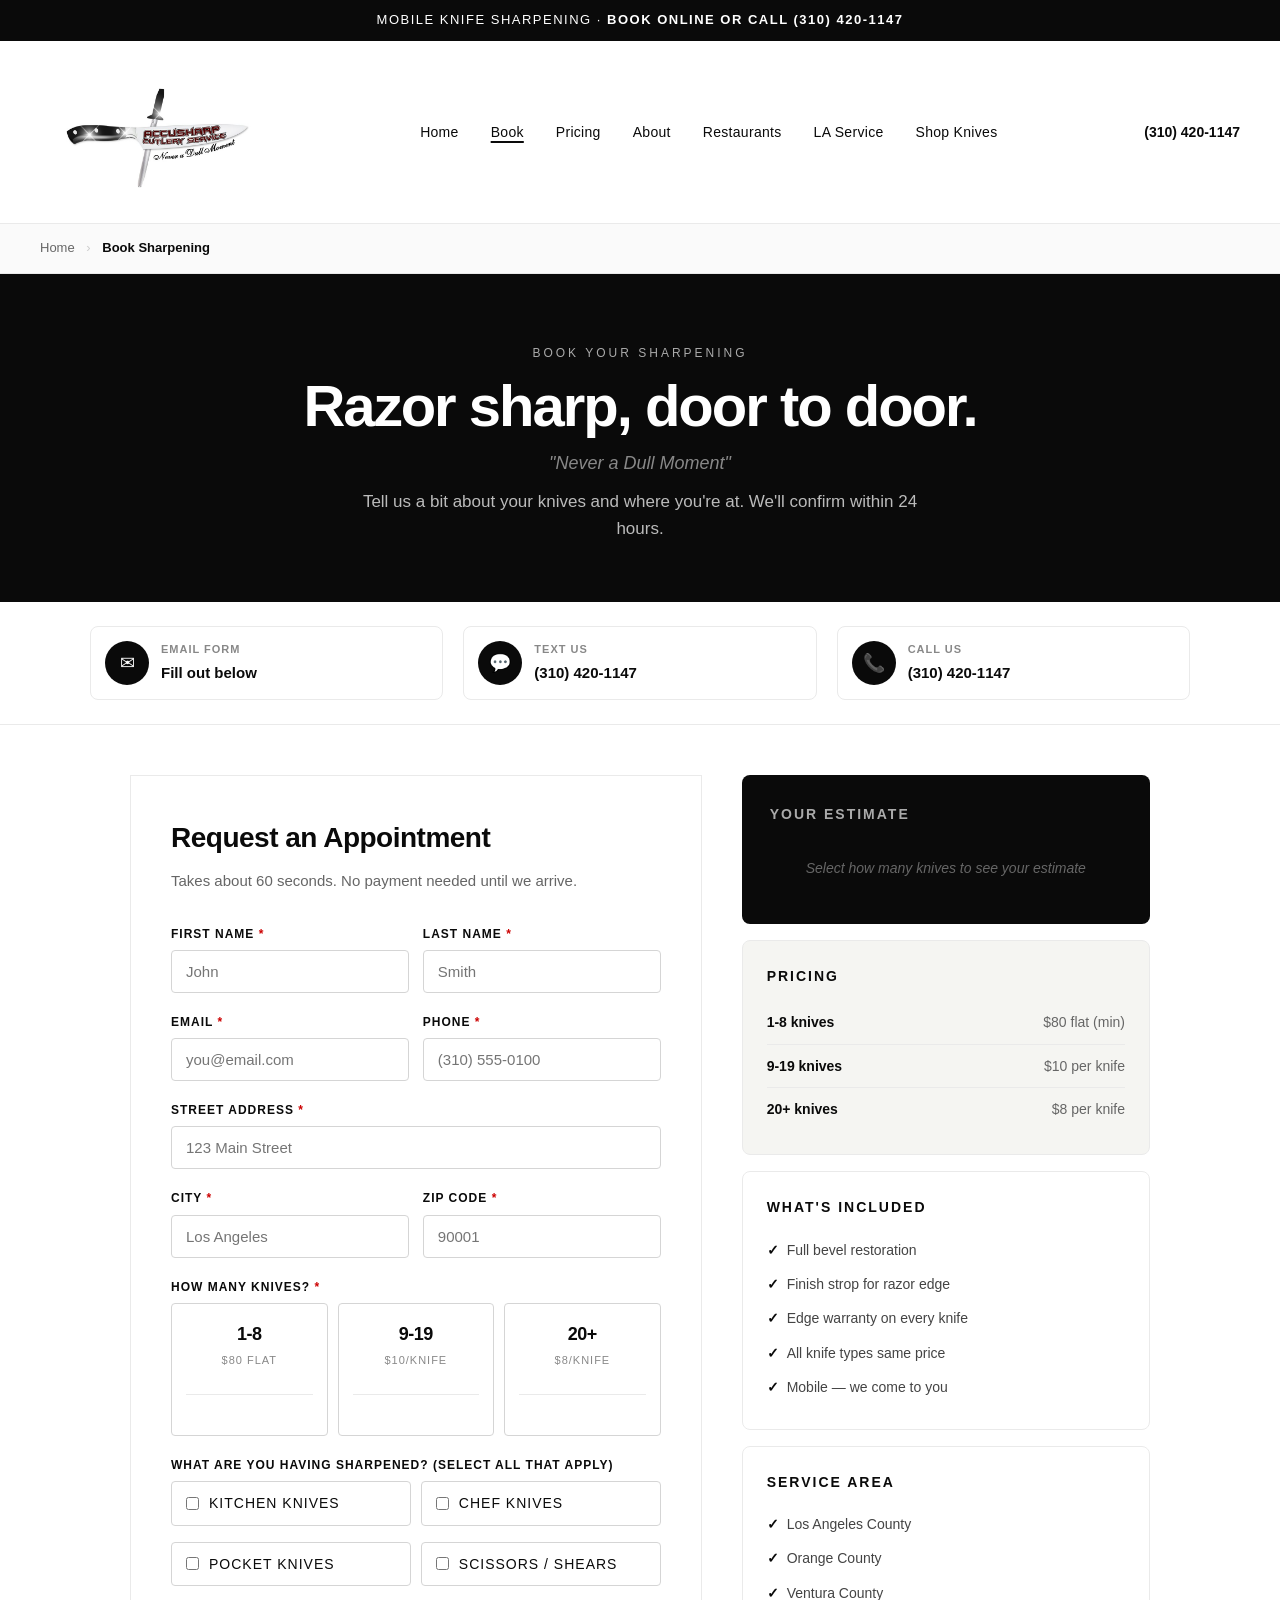
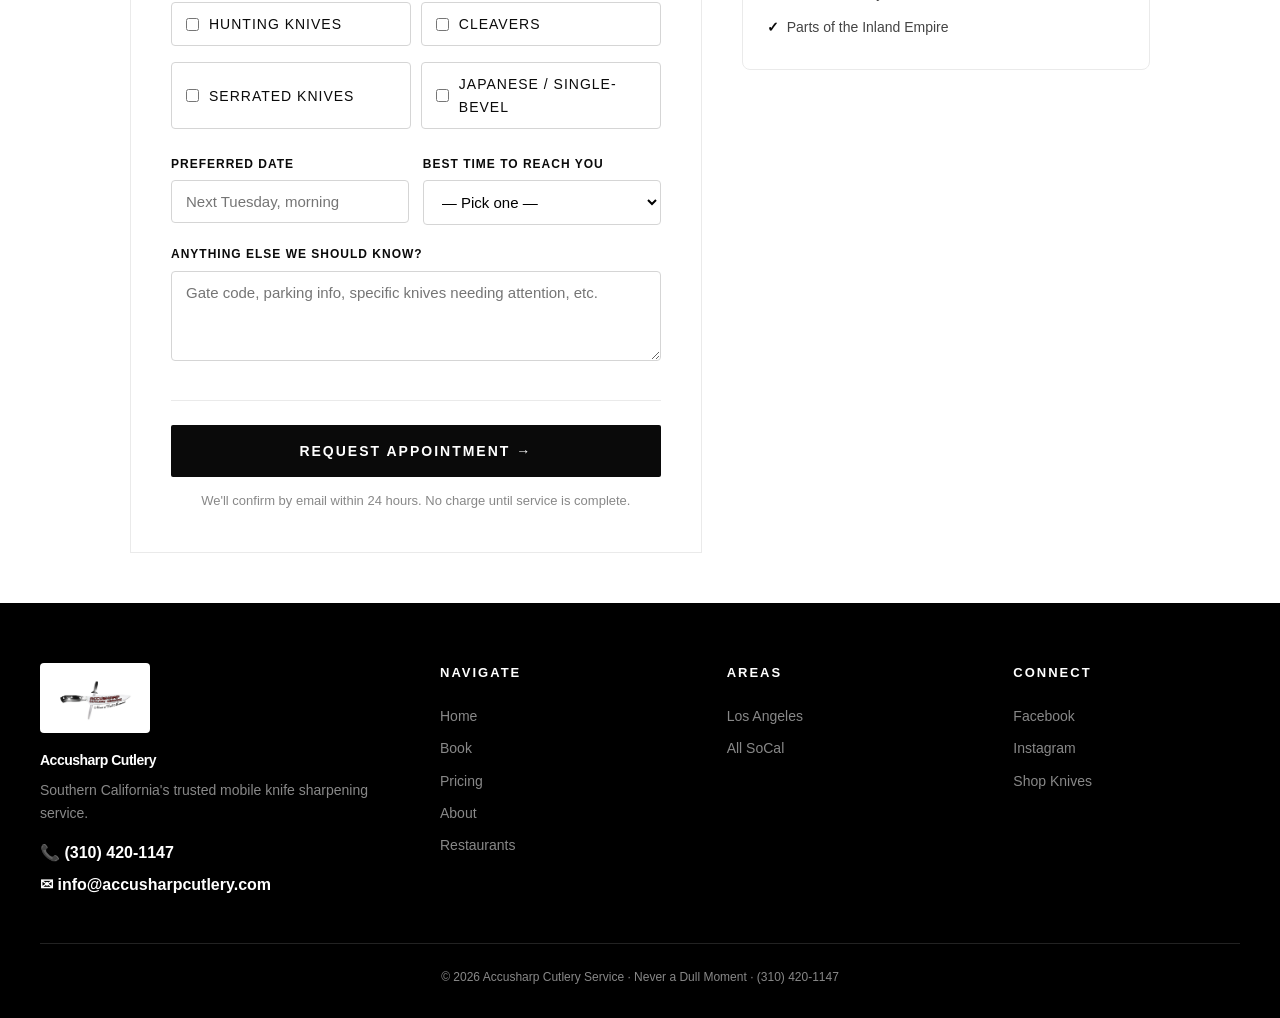
<file: Accusharp-website/booking.html>
<!DOCTYPE html>
<html lang="en">
<head>
  <meta charset="UTF-8">
  <meta name="viewport" content="width=device-width, initial-scale=1.0">

  <!-- SEO META -->
  <title>Book Knife Sharpening | Accusharp Cutlery</title>
  <meta name="description" content="Book mobile knife sharpening in Southern California. We come to you. Call, text, or fill out the form. (310) 420-1147.">
  <link rel="canonical" href="https://accusharpcutlery.com/booking">

  <!-- SOCIAL / OPEN GRAPH -->
  <meta property="og:site_name" content="Accusharp Cutlery Service">
  <meta property="og:title" content="Book Knife Sharpening | Accusharp Cutlery">
  <meta property="og:description" content="Book mobile knife sharpening in Southern California. We come to you. Call, text, or fill out the form. (310) 420-1147.">
  <meta property="og:type" content="website">
  <meta property="og:url" content="https://accusharpcutlery.com/booking">
  <meta property="og:image" content="https://accusharpcutlery.com/images/logo-web.jpg">
  <meta name="twitter:card" content="summary">

  <!-- FAVICON -->
  <link rel="icon" type="image/jpeg" href="images/logo-web.jpg">
  <link rel="apple-touch-icon" href="images/logo-web.jpg">
  <meta name="theme-color" content="#0a0a0a">

  <!-- STYLESHEET -->
  <link rel="stylesheet" href="styles.css">

  <!-- STRUCTURED DATA (tells Google and AI assistants who you are, what you charge, and where you work) -->
  <script type="application/ld+json">
  {
    "@context": "https://schema.org",
    "@graph": [
      {
        "@type": "LocalBusiness",
        "@id": "https://accusharpcutlery.com/#business",
        "name": "Accusharp Cutlery Service",
        "alternateName": "Accusharp Cutlery",
        "slogan": "Never a Dull Moment",
        "description": "Mobile knife sharpening service in Southern California. We come to home kitchens, restaurants, butcher shops, caterers and food trucks and sharpen on-site. Authorized Victorinox and Messermeister dealer.",
        "url": "https://accusharpcutlery.com/",
        "logo": "https://accusharpcutlery.com/images/logo-web.jpg",
        "image": [
          "https://accusharpcutlery.com/images/logo-web.jpg",
          "https://accusharpcutlery.com/images/accusharp-van.jpg"
        ],
        "telephone": "+13104201147",
        "email": "info@accusharpcutlery.com",
        "priceRange": "$80+",
        "paymentAccepted": "Cash, Credit Card, Debit Card, Venmo, Zelle",
        "foundingDate": "2004-10",
        "founder": {
          "@type": "Person",
          "name": "Omar"
        },
        "knowsAbout": [
          "Knife sharpening",
          "Mobile knife sharpening",
          "Restaurant knife sharpening",
          "Japanese knife sharpening",
          "Scissor sharpening"
        ],
        "areaServed": [
          {
            "@type": "AdministrativeArea",
            "name": "Los Angeles County, California"
          },
          {
            "@type": "AdministrativeArea",
            "name": "Orange County, California"
          },
          {
            "@type": "AdministrativeArea",
            "name": "Ventura County, California"
          },
          {
            "@type": "AdministrativeArea",
            "name": "Inland Empire, California"
          },
          {
            "@type": "City",
            "name": "Los Angeles"
          },
          {
            "@type": "City",
            "name": "Long Beach"
          },
          {
            "@type": "City",
            "name": "Santa Monica"
          },
          {
            "@type": "City",
            "name": "Pasadena"
          },
          {
            "@type": "City",
            "name": "Beverly Hills"
          },
          {
            "@type": "City",
            "name": "Anaheim"
          },
          {
            "@type": "City",
            "name": "Irvine"
          },
          {
            "@type": "City",
            "name": "Huntington Beach"
          },
          {
            "@type": "City",
            "name": "Ventura"
          }
        ],
        "sameAs": [
          "https://facebook.com/accusharpcutlery",
          "https://instagram.com/accusharpcutlery",
          "https://www.yelp.com/biz/accusharp-cutlery-service-los-angeles",
          "https://shop.accusharpcutlery.com"
        ],
        "hasOfferCatalog": {
          "@type": "OfferCatalog",
          "name": "Mobile knife sharpening",
          "itemListElement": [
            {
              "@type": "Offer",
              "name": "Home visit, 1 to 8 knives",
              "description": "Flat rate that covers up to 8 knives of any type, sharpened on-site at your home.",
              "price": "80.00",
              "priceCurrency": "USD",
              "url": "https://accusharpcutlery.com/pricing"
            },
            {
              "@type": "Offer",
              "name": "Home visit, 9 to 19 knives",
              "description": "$10 per knife, all knife types, sharpened on-site.",
              "priceSpecification": {
                "@type": "UnitPriceSpecification",
                "price": "10.00",
                "priceCurrency": "USD",
                "unitText": "knife"
              },
              "url": "https://accusharpcutlery.com/pricing"
            },
            {
              "@type": "Offer",
              "name": "Home visit, 20 or more knives",
              "description": "$8 per knife, all knife types, sharpened on-site.",
              "priceSpecification": {
                "@type": "UnitPriceSpecification",
                "price": "8.00",
                "priceCurrency": "USD",
                "unitText": "knife"
              },
              "url": "https://accusharpcutlery.com/pricing"
            },
            {
              "@type": "Offer",
              "name": "Restaurant and commercial knife sharpening",
              "description": "Weekly, bi-weekly or monthly on-site routes for restaurants, butcher shops, caterers and food trucks. Volume pricing by quote.",
              "url": "https://accusharpcutlery.com/booking"
            }
          ]
        }
      },
      {
        "@type": "ContactPage",
        "@id": "https://accusharpcutlery.com/booking#webpage",
        "url": "https://accusharpcutlery.com/booking",
        "name": "Book Knife Sharpening | Accusharp Cutlery",
        "description": "Book mobile knife sharpening in Southern California. We come to you. Call, text, or fill out the form. (310) 420-1147.",
        "inLanguage": "en-US",
        "about": {
          "@id": "https://accusharpcutlery.com/#business"
        }
      },
      {
        "@type": "BreadcrumbList",
        "itemListElement": [
          {
            "@type": "ListItem",
            "position": 1,
            "name": "Home",
            "item": "https://accusharpcutlery.com/"
          },
          {
            "@type": "ListItem",
            "position": 2,
            "name": "Book Sharpening",
            "item": "https://accusharpcutlery.com/booking"
          }
        ]
      }
    ]
  }
  </script>
</head>
<body>

  <!-- ANNOUNCEMENT BAR -->
  <div class="announce">
    MOBILE KNIFE SHARPENING · <strong>BOOK ONLINE OR CALL (310) 420-1147</strong>
  </div>

  <!-- HEADER -->
  <header class="header">
    <a href="index.html" aria-label="Home">
      <img src="images/logo-web.jpg" width="840" height="540" alt="Accusharp Cutlery" class="logo">
    </a>
    <nav class="nav" id="primaryNav">
      <a href="index.html">Home</a>
      <a href="booking.html" class="active">Book</a>
      <a href="pricing.html">Pricing</a>
      <a href="about.html">About</a>
      <a href="restaurants.html">Restaurants</a>
      <a href="los-angeles.html">LA Service</a>
      <a href="https://shop.accusharpcutlery.com" target="_blank" rel="noopener">Shop Knives</a>
    </nav>
    <div class="header-cta">
      <a class="phone-top" href="tel:3104201147">(310) 420-1147</a>
      <button class="mobile-nav-toggle" aria-label="Toggle menu" aria-controls="primaryNav" aria-expanded="false">☰</button>
    </div>
  </header>

  <!-- BREADCRUMB -->
  <div class="breadcrumb">
    <a href="index.html">Home</a>
    <span class="sep">›</span>
    <span class="current">Book Sharpening</span>
  </div>

  <!-- PAGE HEADER -->
  <div class="page-header">
    <div class="eyebrow">Book Your Sharpening</div>
    <h1>Razor sharp, door to door.</h1>
    <p class="tagline">"Never a Dull Moment"</p>
    <p>Tell us a bit about your knives and where you're at. We'll confirm within 24 hours.</p>
  </div>

  <!-- CONTACT OPTIONS BAR -->
  <div class="contact-bar">
    <div class="contact-bar-inner">
      <a class="contact-option" href="#form">
        <div class="contact-icon">✉</div>
        <div>
          <div class="label">Email Form</div>
          <div class="value">Fill out below</div>
        </div>
      </a>
      <a class="contact-option" href="sms:3104201147">
        <div class="contact-icon">💬</div>
        <div>
          <div class="label">Text Us</div>
          <div class="value">(310) 420-1147</div>
        </div>
      </a>
      <a class="contact-option" href="tel:3104201147">
        <div class="contact-icon">📞</div>
        <div>
          <div class="label">Call Us</div>
          <div class="value">(310) 420-1147</div>
        </div>
      </a>
    </div>
  </div>

  <!-- MAIN BOOKING AREA -->
  <div class="main-booking" id="form">

    <!-- BOOKING FORM (Netlify-enabled) -->
    <div class="form-box">
      <h2>Request an Appointment</h2>
      <p class="form-sub">Takes about 60 seconds. No payment needed until we arrive.</p>

      <!--
        NETLIFY FORM:
        The attributes below tell Netlify to capture this form's submissions.
        - name="booking" identifies this form in your Netlify dashboard
        - data-netlify="true" activates Netlify form processing
        - netlify-honeypot="bot-field" adds spam protection
        - action="/thank-you.html" redirects after successful submission
          (or remove this attribute if you want to stay on the same page)
      -->
      <form id="bookingForm"
            name="booking"
            method="POST"
            data-netlify="true"
            netlify-honeypot="bot-field"
            action="/thank-you.html">

        <!-- Hidden field required by Netlify -->
        <input type="hidden" name="form-name" value="booking">

        <!-- Honeypot field (invisible, catches spam bots) -->
        <p style="display:none;">
          <label>Don't fill this out if you're human: <input name="bot-field"></label>
        </p>

        <!-- NAME ROW -->
        <div class="field-row">
          <div>
            <label for="firstName">First Name <span class="req">*</span></label>
            <input type="text" id="firstName" autocomplete="given-name" name="first_name" placeholder="John" required>
          </div>
          <div>
            <label for="lastName">Last Name <span class="req">*</span></label>
            <input type="text" id="lastName" autocomplete="family-name" name="last_name" placeholder="Smith" required>
          </div>
        </div>

        <!-- CONTACT ROW -->
        <div class="field-row">
          <div>
            <label for="email">Email <span class="req">*</span></label>
            <input type="email" id="email" autocomplete="email" inputmode="email" name="email" placeholder="you@email.com" required>
          </div>
          <div>
            <label for="phone">Phone <span class="req">*</span></label>
            <input type="tel" id="phone" autocomplete="tel" inputmode="tel" name="phone" placeholder="(310) 555-0100" required>
          </div>
        </div>

        <!-- ADDRESS -->
        <div class="field-group">
          <label for="street">Street Address <span class="req">*</span></label>
          <input type="text" id="street" autocomplete="address-line1" name="street_address" placeholder="123 Main Street" required>
        </div>
        <div class="field-row">
          <div>
            <label for="city">City <span class="req">*</span></label>
            <input type="text" id="city" autocomplete="address-level2" name="city" placeholder="Los Angeles" required>
          </div>
          <div>
            <label for="zip">Zip Code <span class="req">*</span></label>
            <input type="text" id="zip" autocomplete="postal-code" inputmode="numeric" name="zip" placeholder="90001" required>
          </div>
        </div>

        <!-- KNIFE COUNT TIER SELECTOR -->
        <div class="field-group">
          <label>How many knives? <span class="req">*</span></label>
          <div class="tier-selector" id="tierSelector">
            <div class="tier-option" data-tier="1-8">
              <div class="tier-label">1-8</div>
              <div class="tier-sub">$80 Flat</div>
            </div>
            <div class="tier-option" data-tier="9-19">
              <div class="tier-label">9-19</div>
              <div class="tier-sub">$10/Knife</div>
            </div>
            <div class="tier-option" data-tier="20+">
              <div class="tier-label">20+</div>
              <div class="tier-sub">$8/Knife</div>
            </div>
          </div>
        </div>

        <!-- EXACT COUNT (shown after tier selected) -->
        <div class="field-group" id="exactCountGroup" style="display:none;">
          <label for="exactCount">Approximate exact count</label>
          <input type="number" id="exactCount" inputmode="numeric" name="exact_count" placeholder="e.g. 12" min="1">
        </div>

        <!-- KNIFE TYPES -->
        <div class="field-group">
          <label>What are you having sharpened? (Select all that apply)</label>
          <div class="checkbox-grid">
            <label class="checkbox-option"><input type="checkbox" name="knife_types" value="Kitchen knives"><span>Kitchen knives</span></label>
            <label class="checkbox-option"><input type="checkbox" name="knife_types" value="Chef knives"><span>Chef knives</span></label>
            <label class="checkbox-option"><input type="checkbox" name="knife_types" value="Pocket knives"><span>Pocket knives</span></label>
            <label class="checkbox-option"><input type="checkbox" name="knife_types" value="Scissors/Shears"><span>Scissors / Shears</span></label>
            <label class="checkbox-option"><input type="checkbox" name="knife_types" value="Hunting knives"><span>Hunting knives</span></label>
            <label class="checkbox-option"><input type="checkbox" name="knife_types" value="Cleavers"><span>Cleavers</span></label>
            <label class="checkbox-option"><input type="checkbox" name="knife_types" value="Serrated knives"><span>Serrated knives</span></label>
            <label class="checkbox-option"><input type="checkbox" name="knife_types" value="Japanese / single-bevel"><span>Japanese / single-bevel</span></label>
          </div>
        </div>

        <!-- PREFERRED DATE & TIME -->
        <div class="field-row">
          <div>
            <label for="preferredDate">Preferred Date</label>
            <input type="text" id="preferredDate" name="preferred_date" placeholder="Next Tuesday, morning">
          </div>
          <div>
            <label for="bestTime">Best Time to Reach You</label>
            <select id="bestTime" name="best_time_to_reach">
              <option value="">— Pick one —</option>
              <option>Morning (8am–12pm)</option>
              <option>Afternoon (12pm–5pm)</option>
              <option>Evening (5pm–8pm)</option>
              <option>Anytime</option>
            </select>
          </div>
        </div>

        <!-- NOTES -->
        <div class="field-group">
          <label for="notes">Anything else we should know?</label>
          <textarea id="notes" name="notes" placeholder="Gate code, parking info, specific knives needing attention, etc."></textarea>
        </div>

        <!-- SUBMIT -->
        <div class="submit-row">
          <button type="submit" class="btn-submit">Request Appointment →</button>
          <p class="form-note">We'll confirm by email within 24 hours. No charge until service is complete.</p>
        </div>

      </form>
    </div>

    <!-- SIDEBAR -->
    <div class="sidebar">

      <!-- PRICE ESTIMATOR -->
      <div class="estimator">
        <h3>Your Estimate</h3>
        <div id="estimateContent">
          <div class="est-placeholder">Select how many knives to see your estimate</div>
        </div>
      </div>

      <!-- PRICING REFERENCE -->
      <div class="pricing-sidebar">
        <h3>Pricing</h3>
        <div class="price-row"><span class="qty">1-8 knives</span><span class="rate">$80 flat (min)</span></div>
        <div class="price-row"><span class="qty">9-19 knives</span><span class="rate">$10 per knife</span></div>
        <div class="price-row"><span class="qty">20+ knives</span><span class="rate">$8 per knife</span></div>
      </div>

      <!-- WHAT'S INCLUDED -->
      <div class="info-box">
        <h3>What's Included</h3>
        <ul>
          <li>Full bevel restoration</li>
          <li>Finish strop for razor edge</li>
          <li>Edge warranty on every knife</li>
          <li>All knife types same price</li>
          <li>Mobile — we come to you</li>
        </ul>
      </div>

      <!-- SERVICE AREA -->
      <div class="info-box">
        <h3>Service Area</h3>
        <ul>
          <li>Los Angeles County</li>
          <li>Orange County</li>
          <li>Ventura County</li>
          <li>Parts of the Inland Empire</li>
        </ul>
      </div>

    </div>
  </div>

  <!-- FOOTER -->
  <footer class="footer">
    <div class="footer-inner">
      <div>
        <img src="images/logo-web.jpg" width="840" height="540" alt="Accusharp Cutlery" class="footer-logo" loading="lazy">
        <p class="footer-brand-name">Accusharp Cutlery</p>
        <p>Southern California's trusted mobile knife sharpening service.</p>
        <div class="footer-contact">
          <a href="tel:3104201147">📞 (310) 420-1147</a>
          <a href="mailto:info@accusharpcutlery.com">✉ info@accusharpcutlery.com</a>
        </div>
      </div>
      <div>
        <h5>Navigate</h5>
        <a class="link" href="index.html">Home</a>
        <a class="link" href="booking.html">Book</a>
        <a class="link" href="pricing.html">Pricing</a>
        <a class="link" href="about.html">About</a>
        <a class="link" href="restaurants.html">Restaurants</a>
      </div>
      <div>
        <h5>Areas</h5>
        <a class="link" href="los-angeles.html">Los Angeles</a>
        <a class="link" href="tel:3104201147">All SoCal</a>
      </div>
      <div>
        <h5>Connect</h5>
        <a class="link" href="https://facebook.com/accusharpcutlery" target="_blank" rel="noopener">Facebook</a>
        <a class="link" href="https://instagram.com/accusharpcutlery" target="_blank" rel="noopener">Instagram</a>
        <a class="link" href="https://shop.accusharpcutlery.com" target="_blank" rel="noopener">Shop Knives</a>
      </div>
    </div>
    <div class="footer-bottom">
      © <span id="currentYear">2026</span> Accusharp Cutlery Service · Never a Dull Moment · (310) 420-1147
    </div>
  </footer>

  <script src="script.js"></script>
</body>
</html>
</file>
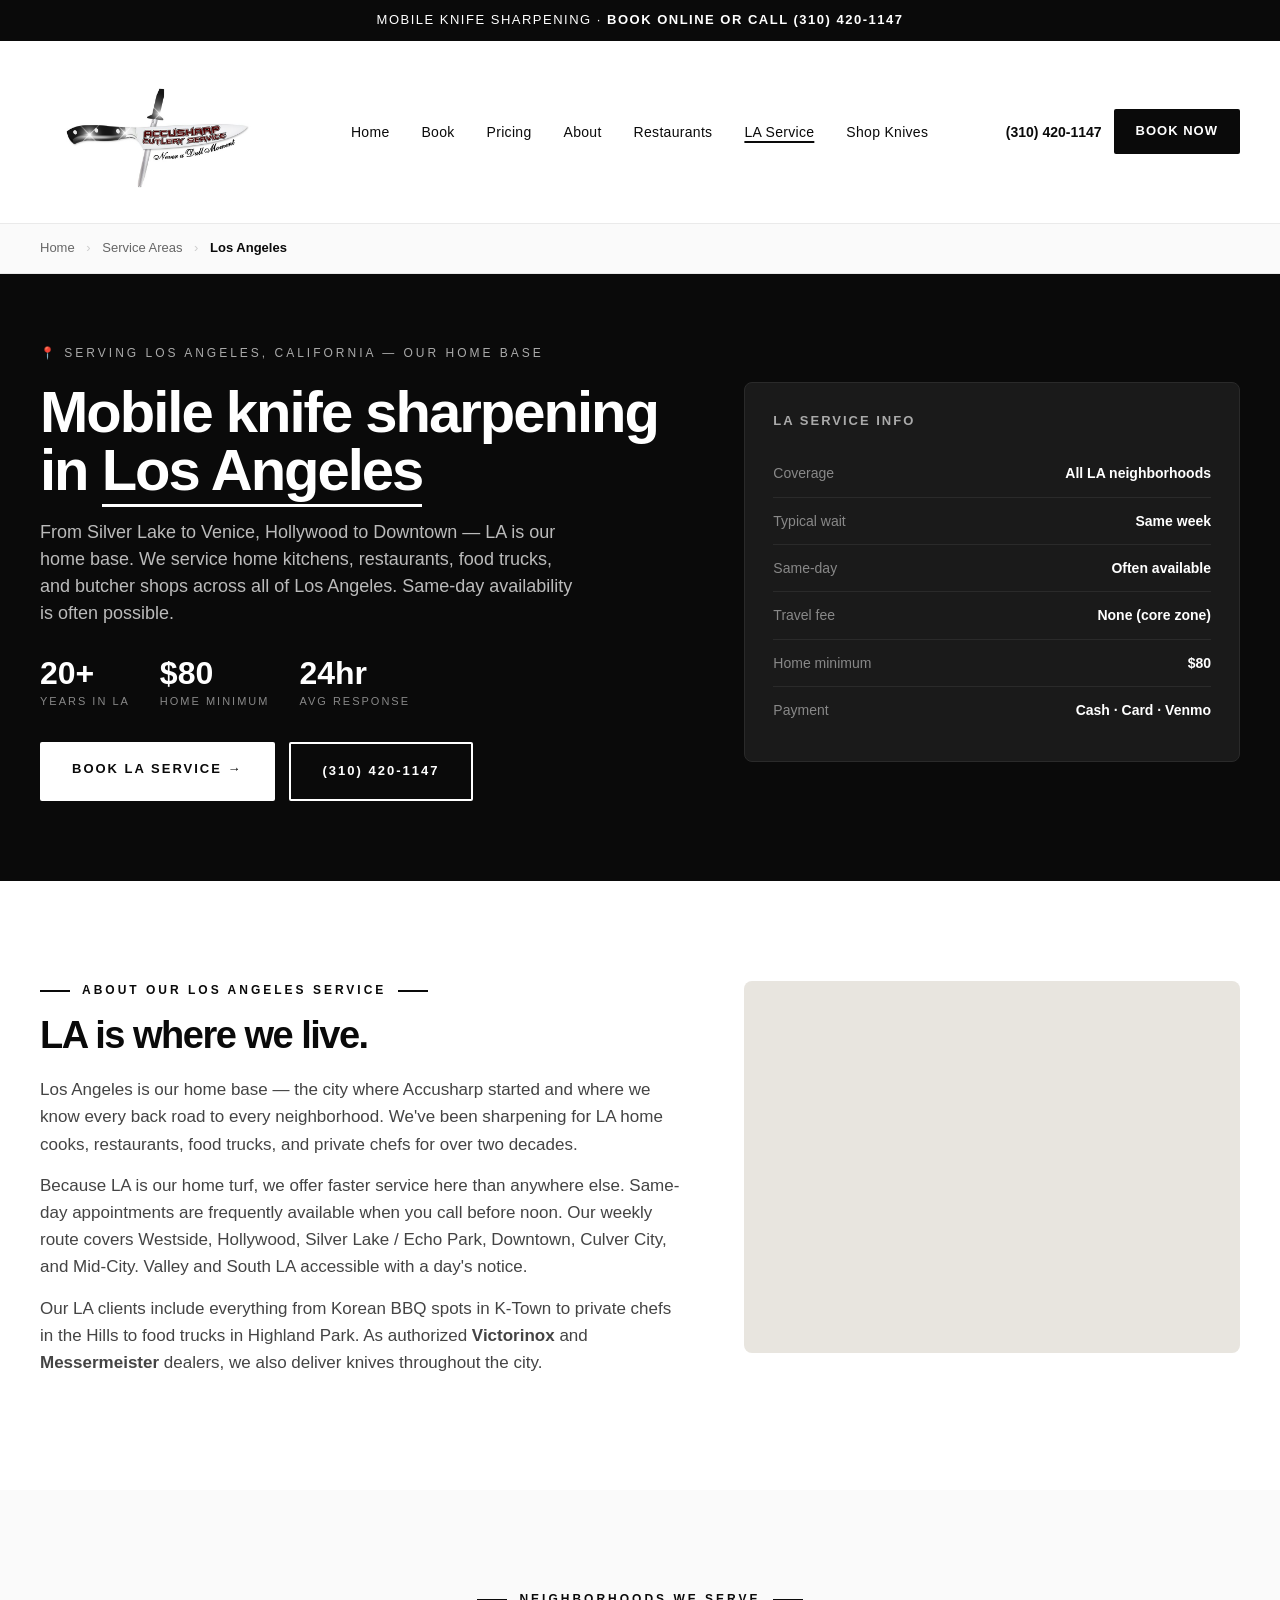
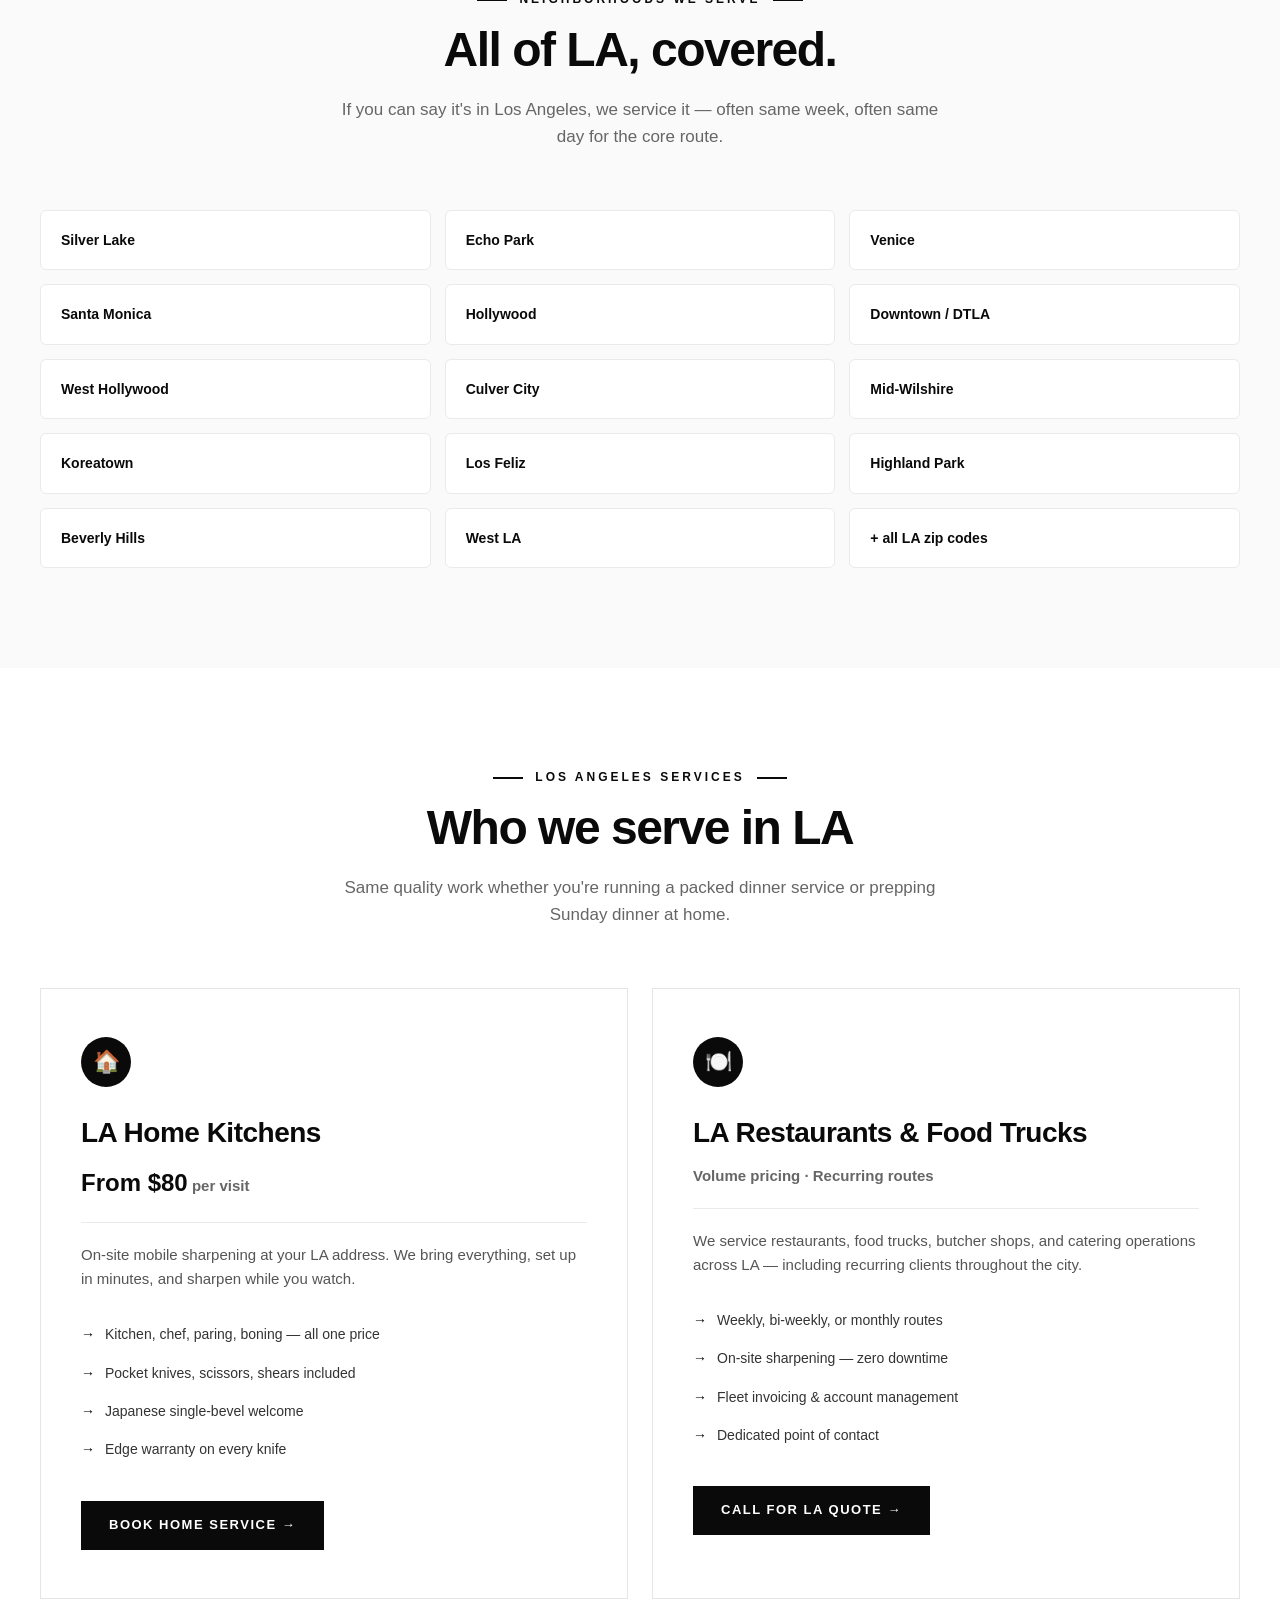
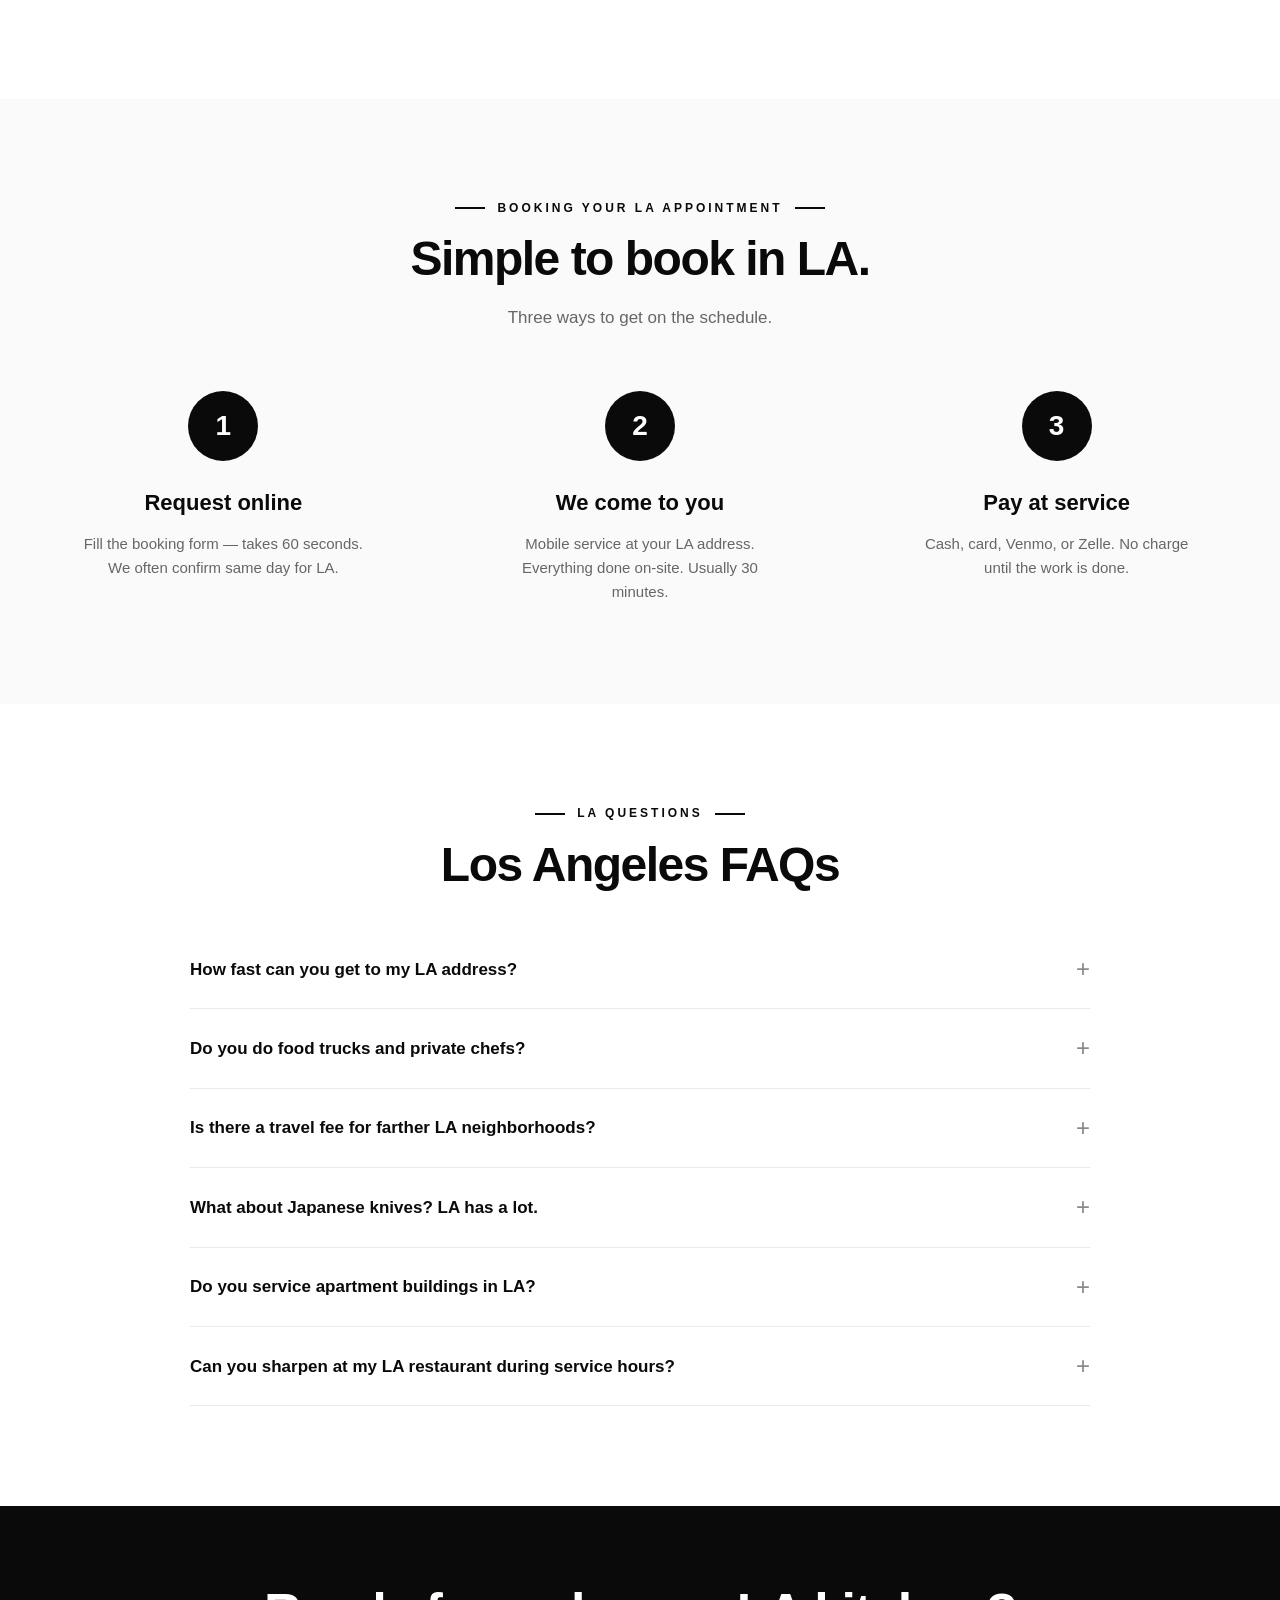
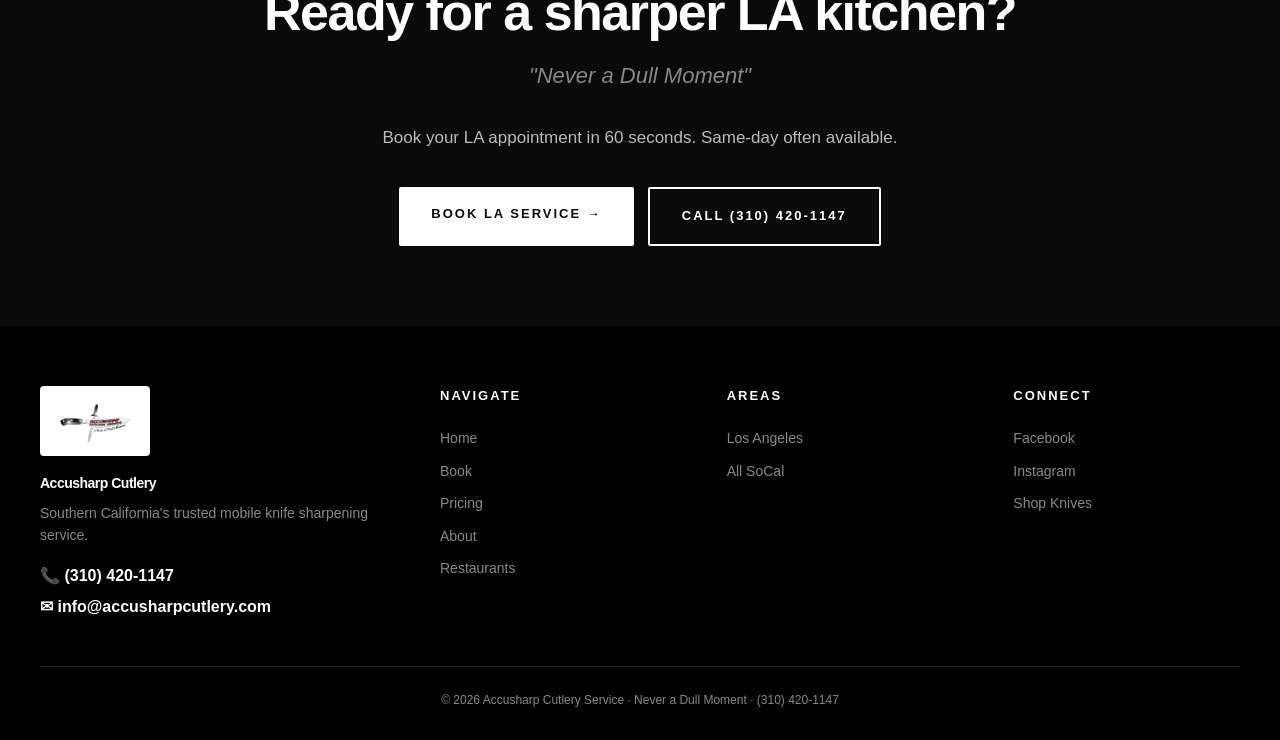
<file: Accusharp-website/los-angeles.html>
<!DOCTYPE html>
<html lang="en">
<head>
  <meta charset="UTF-8">
  <meta name="viewport" content="width=device-width, initial-scale=1.0">

  <!-- SEO META - optimized for Los Angeles local search -->
  <title>Mobile Knife Sharpening in Los Angeles | Accusharp Cutlery</title>
  <meta name="description" content="Professional mobile knife sharpening in Los Angeles. We come to your home or restaurant. Authorized Victorinox & Messermeister dealer. Same-day often available. Call (310) 420-1147.">
  <link rel="canonical" href="https://accusharpcutlery.com/los-angeles">

  <!-- SOCIAL / OPEN GRAPH -->
  <meta property="og:site_name" content="Accusharp Cutlery Service">
  <meta property="og:title" content="Mobile Knife Sharpening in Los Angeles | Accusharp Cutlery">
  <meta property="og:description" content="Professional mobile knife sharpening in Los Angeles. We come to your home or restaurant. Authorized Victorinox &amp; Messermeister dealer. Same-day often available. Call (310) 420-1147.">
  <meta property="og:type" content="website">
  <meta property="og:url" content="https://accusharpcutlery.com/los-angeles">
  <meta property="og:image" content="https://accusharpcutlery.com/images/logo-web.jpg">
  <meta name="twitter:card" content="summary">
  <meta name="keywords" content="knife sharpening Los Angeles, mobile knife sharpening LA, Los Angeles knife sharpener, chef knife sharpening LA, restaurant knife sharpening Los Angeles">

  <!-- FAVICON -->
  <link rel="icon" type="image/jpeg" href="images/logo-web.jpg">
  <link rel="apple-touch-icon" href="images/logo-web.jpg">
  <meta name="theme-color" content="#0a0a0a">

  <!-- STYLESHEET -->
  <link rel="stylesheet" href="styles.css">

  <!-- STRUCTURED DATA (tells Google and AI assistants who you are, what you charge, and where you work) -->
  <script type="application/ld+json">
  {
    "@context": "https://schema.org",
    "@graph": [
      {
        "@type": "LocalBusiness",
        "@id": "https://accusharpcutlery.com/#business",
        "name": "Accusharp Cutlery Service",
        "alternateName": "Accusharp Cutlery",
        "slogan": "Never a Dull Moment",
        "description": "Mobile knife sharpening service in Southern California. We come to home kitchens, restaurants, butcher shops, caterers and food trucks and sharpen on-site. Authorized Victorinox and Messermeister dealer.",
        "url": "https://accusharpcutlery.com/",
        "logo": "https://accusharpcutlery.com/images/logo-web.jpg",
        "image": [
          "https://accusharpcutlery.com/images/logo-web.jpg",
          "https://accusharpcutlery.com/images/accusharp-van.jpg"
        ],
        "telephone": "+13104201147",
        "email": "info@accusharpcutlery.com",
        "priceRange": "$80+",
        "paymentAccepted": "Cash, Credit Card, Debit Card, Venmo, Zelle",
        "foundingDate": "2004-10",
        "founder": {
          "@type": "Person",
          "name": "Omar"
        },
        "knowsAbout": [
          "Knife sharpening",
          "Mobile knife sharpening",
          "Restaurant knife sharpening",
          "Japanese knife sharpening",
          "Scissor sharpening"
        ],
        "areaServed": [
          {
            "@type": "AdministrativeArea",
            "name": "Los Angeles County, California"
          },
          {
            "@type": "AdministrativeArea",
            "name": "Orange County, California"
          },
          {
            "@type": "AdministrativeArea",
            "name": "Ventura County, California"
          },
          {
            "@type": "AdministrativeArea",
            "name": "Inland Empire, California"
          },
          {
            "@type": "City",
            "name": "Los Angeles"
          },
          {
            "@type": "City",
            "name": "Long Beach"
          },
          {
            "@type": "City",
            "name": "Santa Monica"
          },
          {
            "@type": "City",
            "name": "Pasadena"
          },
          {
            "@type": "City",
            "name": "Beverly Hills"
          },
          {
            "@type": "City",
            "name": "Anaheim"
          },
          {
            "@type": "City",
            "name": "Irvine"
          },
          {
            "@type": "City",
            "name": "Huntington Beach"
          },
          {
            "@type": "City",
            "name": "Ventura"
          }
        ],
        "sameAs": [
          "https://facebook.com/accusharpcutlery",
          "https://instagram.com/accusharpcutlery",
          "https://www.yelp.com/biz/accusharp-cutlery-service-los-angeles",
          "https://shop.accusharpcutlery.com"
        ],
        "hasOfferCatalog": {
          "@type": "OfferCatalog",
          "name": "Mobile knife sharpening",
          "itemListElement": [
            {
              "@type": "Offer",
              "name": "Home visit, 1 to 8 knives",
              "description": "Flat rate that covers up to 8 knives of any type, sharpened on-site at your home.",
              "price": "80.00",
              "priceCurrency": "USD",
              "url": "https://accusharpcutlery.com/pricing"
            },
            {
              "@type": "Offer",
              "name": "Home visit, 9 to 19 knives",
              "description": "$10 per knife, all knife types, sharpened on-site.",
              "priceSpecification": {
                "@type": "UnitPriceSpecification",
                "price": "10.00",
                "priceCurrency": "USD",
                "unitText": "knife"
              },
              "url": "https://accusharpcutlery.com/pricing"
            },
            {
              "@type": "Offer",
              "name": "Home visit, 20 or more knives",
              "description": "$8 per knife, all knife types, sharpened on-site.",
              "priceSpecification": {
                "@type": "UnitPriceSpecification",
                "price": "8.00",
                "priceCurrency": "USD",
                "unitText": "knife"
              },
              "url": "https://accusharpcutlery.com/pricing"
            },
            {
              "@type": "Offer",
              "name": "Restaurant and commercial knife sharpening",
              "description": "Weekly, bi-weekly or monthly on-site routes for restaurants, butcher shops, caterers and food trucks. Volume pricing by quote.",
              "url": "https://accusharpcutlery.com/booking"
            }
          ]
        }
      },
      {
        "@type": "WebPage",
        "@id": "https://accusharpcutlery.com/los-angeles#webpage",
        "url": "https://accusharpcutlery.com/los-angeles",
        "name": "Mobile Knife Sharpening in Los Angeles | Accusharp Cutlery",
        "description": "Professional mobile knife sharpening in Los Angeles. We come to your home or restaurant. Authorized Victorinox & Messermeister dealer. Same-day often available. Call (310) 420-1147.",
        "inLanguage": "en-US",
        "about": {
          "@id": "https://accusharpcutlery.com/#business"
        }
      },
      {
        "@type": "BreadcrumbList",
        "itemListElement": [
          {
            "@type": "ListItem",
            "position": 1,
            "name": "Home",
            "item": "https://accusharpcutlery.com/"
          },
          {
            "@type": "ListItem",
            "position": 2,
            "name": "Los Angeles",
            "item": "https://accusharpcutlery.com/los-angeles"
          }
        ]
      },
      {
        "@type": "Service",
        "name": "Mobile knife sharpening in Los Angeles",
        "serviceType": "Mobile knife sharpening",
        "description": "On-site knife sharpening for Los Angeles home kitchens, restaurants, food trucks, butcher shops and private chefs. No travel fee in the core Los Angeles zone.",
        "provider": {
          "@id": "https://accusharpcutlery.com/#business"
        },
        "areaServed": {
          "@type": "City",
          "name": "Los Angeles",
          "containedInPlace": {
            "@type": "State",
            "name": "California"
          }
        },
        "offers": {
          "@type": "Offer",
          "price": "80.00",
          "priceCurrency": "USD",
          "description": "Home visit minimum; covers 1 to 8 knives."
        },
        "url": "https://accusharpcutlery.com/los-angeles"
      },
      {
        "@type": "FAQPage",
        "mainEntity": [
          {
            "@type": "Question",
            "name": "How fast can you get to my LA address?",
            "acceptedAnswer": {
              "@type": "Answer",
              "text": "LA is our most frequent route — we're somewhere in the city most days of the week. Same-week booking is standard; same-day is often possible if you call before noon."
            }
          },
          {
            "@type": "Question",
            "name": "Do you do food trucks and private chefs?",
            "acceptedAnswer": {
              "@type": "Answer",
              "text": "Absolutely. Food trucks, catering kitchens, and private chef clients are a big part of our LA business. We offer recurring routes at commercial rates — some LA clients have been with us for 10+ years."
            }
          },
          {
            "@type": "Question",
            "name": "Is there a travel fee for farther LA neighborhoods?",
            "acceptedAnswer": {
              "@type": "Answer",
              "text": "All of LA proper is in our core zone — no travel fee. Only far valley locations (north of Van Nuys) or distant Westside addresses occasionally carry a small charge. We'll always confirm before booking."
            }
          },
          {
            "@type": "Question",
            "name": "What about Japanese knives? LA has a lot.",
            "acceptedAnswer": {
              "@type": "Answer",
              "text": "Yes — we sharpen Japanese knives regularly. Shun, Global, yanagibas, deba, usuba — just mention it in the booking notes so we bring the right stones. LA customers tend to have some of the best knife collections, and we treat them accordingly."
            }
          },
          {
            "@type": "Question",
            "name": "Do you service apartment buildings in LA?",
            "acceptedAnswer": {
              "@type": "Answer",
              "text": "Yes. For apartments, we'll coordinate with you on where to meet — lobby, parking garage, or curbside. Just mention the building type in your booking notes."
            }
          },
          {
            "@type": "Question",
            "name": "Can you sharpen at my LA restaurant during service hours?",
            "acceptedAnswer": {
              "@type": "Answer",
              "text": "We usually schedule restaurant visits during prep hours (9am-11am) or off-hours (2pm-4pm). Whatever fits your service windows. We can also come in before first prep if that works better."
            }
          }
        ]
      }
    ]
  }
  </script>
</head>
<body>

  <!-- ANNOUNCEMENT BAR -->
  <div class="announce">
    MOBILE KNIFE SHARPENING · <strong>BOOK ONLINE OR CALL (310) 420-1147</strong>
  </div>

  <!-- HEADER -->
  <header class="header">
    <a href="index.html" aria-label="Home">
      <img src="images/logo-web.jpg" width="840" height="540" alt="Accusharp Cutlery" class="logo">
    </a>
    <nav class="nav" id="primaryNav">
      <a href="index.html">Home</a>
      <a href="booking.html">Book</a>
      <a href="pricing.html">Pricing</a>
      <a href="about.html">About</a>
      <a href="restaurants.html">Restaurants</a>
      <a href="los-angeles.html" class="active">LA Service</a>
      <a href="https://shop.accusharpcutlery.com" target="_blank" rel="noopener">Shop Knives</a>
    </nav>
    <div class="header-cta">
      <a class="phone-top" href="tel:3104201147">(310) 420-1147</a>
      <a href="booking.html" class="btn-book">Book Now</a>
      <button class="mobile-nav-toggle" aria-label="Toggle menu" aria-controls="primaryNav" aria-expanded="false">☰</button>
    </div>
  </header>

  <!-- BREADCRUMB -->
  <div class="breadcrumb">
    <a href="index.html">Home</a>
    <span class="sep">›</span>
    <span>Service Areas</span>
    <span class="sep">›</span>
    <span class="current">Los Angeles</span>
  </div>

  <!-- CITY HERO -->
  <section class="city-hero">
    <div class="city-hero-grid">
      <div>
        <div class="eyebrow">📍 Serving Los Angeles, California — Our Home Base</div>
        <h1>Mobile knife sharpening in <em>Los Angeles</em></h1>
        <p class="sub">From Silver Lake to Venice, Hollywood to Downtown — LA is our home base. We service home kitchens, restaurants, food trucks, and butcher shops across all of Los Angeles. Same-day availability is often possible.</p>

        <div class="hero-stats">
          <div class="hero-stat">
            <div class="num">20+</div>
            <div class="label">Years in LA</div>
          </div>
          <div class="hero-stat">
            <div class="num">$80</div>
            <div class="label">Home Minimum</div>
          </div>
          <div class="hero-stat">
            <div class="num">24hr</div>
            <div class="label">Avg Response</div>
          </div>
        </div>

        <div class="hero-buttons">
          <a href="booking.html" class="btn-primary light">Book LA Service →</a>
          <a href="tel:3104201147" class="btn-secondary">(310) 420-1147</a>
        </div>
      </div>

      <div class="quick-facts">
        <h3>LA Service Info</h3>
        <div class="quick-fact"><span class="k">Coverage</span><span class="v">All LA neighborhoods</span></div>
        <div class="quick-fact"><span class="k">Typical wait</span><span class="v">Same week</span></div>
        <div class="quick-fact"><span class="k">Same-day</span><span class="v">Often available</span></div>
        <div class="quick-fact"><span class="k">Travel fee</span><span class="v">None (core zone)</span></div>
        <div class="quick-fact"><span class="k">Home minimum</span><span class="v">$80</span></div>
        <div class="quick-fact"><span class="k">Payment</span><span class="v">Cash · Card · Venmo</span></div>
      </div>
    </div>
  </section>

  <!-- LOCAL INTRO -->
  <section class="section">
    <div class="section-inner">
      <div class="two-col">
        <div>
          <div class="section-tag" style="text-align:left;">About Our Los Angeles Service</div>
          <h2 style="text-align:left;margin-bottom:20px;font-size:38px;">LA is where we live.</h2>
          <p style="margin-bottom:14px;font-size:17px;color:#444;max-width:none;">Los Angeles is our home base — the city where Accusharp started and where we know every back road to every neighborhood. We've been sharpening for LA home cooks, restaurants, food trucks, and private chefs for over two decades.</p>
          <p style="margin-bottom:14px;font-size:17px;color:#444;max-width:none;">Because LA is our home turf, we offer faster service here than anywhere else. Same-day appointments are frequently available when you call before noon. Our weekly route covers Westside, Hollywood, Silver Lake / Echo Park, Downtown, Culver City, and Mid-City. Valley and South LA accessible with a day's notice.</p>
          <p style="margin-bottom:14px;font-size:17px;color:#444;max-width:none;">Our LA clients include everything from Korean BBQ spots in K-Town to private chefs in the Hills to food trucks in Highland Park. As authorized <strong>Victorinox</strong> and <strong>Messermeister</strong> dealers, we also deliver knives throughout the city.</p>
        </div>
        <div>
          <iframe class="local-map" src="https://www.google.com/maps?q=Los+Angeles,+CA&amp;z=10&amp;output=embed" title="Map of the Accusharp Los Angeles service area" loading="lazy" referrerpolicy="no-referrer-when-downgrade" style="border:0;" allowfullscreen></iframe>
        </div>
      </div>
    </div>
  </section>

  <!-- NEIGHBORHOODS COVERED -->
  <section class="section services-bg">
    <div class="section-inner">
      <div class="section-tag">Neighborhoods We Serve</div>
      <h2>All of LA, covered.</h2>
      <p class="section-sub">If you can say it's in Los Angeles, we service it — often same week, often same day for the core route.</p>
      <div class="nhood-grid">
        <div class="nhood">Silver Lake</div>
        <div class="nhood">Echo Park</div>
        <div class="nhood">Venice</div>
        <div class="nhood">Santa Monica</div>
        <div class="nhood">Hollywood</div>
        <div class="nhood">Downtown / DTLA</div>
        <div class="nhood">West Hollywood</div>
        <div class="nhood">Culver City</div>
        <div class="nhood">Mid-Wilshire</div>
        <div class="nhood">Koreatown</div>
        <div class="nhood">Los Feliz</div>
        <div class="nhood">Highland Park</div>
        <div class="nhood">Beverly Hills</div>
        <div class="nhood">West LA</div>
        <div class="nhood">+ all LA zip codes</div>
      </div>
    </div>
  </section>

  <!-- SERVICES IN LA -->
  <section class="section">
    <div class="section-inner">
      <div class="section-tag">Los Angeles Services</div>
      <h2>Who we serve in LA</h2>
      <p class="section-sub">Same quality work whether you're running a packed dinner service or prepping Sunday dinner at home.</p>

      <div class="service-grid">

        <div class="service-card">
          <div class="service-icon">🏠</div>
          <h3>LA Home Kitchens</h3>
          <div class="price"><strong>From $80</strong> per visit</div>
          <p>On-site mobile sharpening at your LA address. We bring everything, set up in minutes, and sharpen while you watch.</p>
          <ul>
            <li>Kitchen, chef, paring, boning — all one price</li>
            <li>Pocket knives, scissors, shears included</li>
            <li>Japanese single-bevel welcome</li>
            <li>Edge warranty on every knife</li>
          </ul>
          <a href="booking.html" class="cta">Book Home Service →</a>
        </div>

        <div class="service-card">
          <div class="service-icon">🍽️</div>
          <h3>LA Restaurants & Food Trucks</h3>
          <div class="price">Volume pricing · Recurring routes</div>
          <p>We service restaurants, food trucks, butcher shops, and catering operations across LA — including recurring clients throughout the city.</p>
          <ul>
            <li>Weekly, bi-weekly, or monthly routes</li>
            <li>On-site sharpening — zero downtime</li>
            <li>Fleet invoicing & account management</li>
            <li>Dedicated point of contact</li>
          </ul>
          <a href="tel:3104201147" class="cta">Call for LA Quote →</a>
        </div>

      </div>
    </div>
  </section>

  <!-- HOW IT WORKS (LA version) -->
  <section class="section services-bg">
    <div class="section-inner">
      <div class="section-tag">Booking Your LA Appointment</div>
      <h2>Simple to book in LA.</h2>
      <p class="section-sub">Three ways to get on the schedule.</p>

      <div class="steps">
        <div class="step">
          <div class="step-num">1</div>
          <h4>Request online</h4>
          <p>Fill the booking form — takes 60 seconds. We often confirm same day for LA.</p>
        </div>
        <div class="step">
          <div class="step-num">2</div>
          <h4>We come to you</h4>
          <p>Mobile service at your LA address. Everything done on-site. Usually 30 minutes.</p>
        </div>
        <div class="step">
          <div class="step-num">3</div>
          <h4>Pay at service</h4>
          <p>Cash, card, Venmo, or Zelle. No charge until the work is done.</p>
        </div>
      </div>
    </div>
  </section>

  <!-- LA-SPECIFIC FAQ -->
  <section class="section">
    <div class="section-inner" style="max-width:900px;">
      <div class="section-tag" style="text-align:center;">LA Questions</div>
      <h2 style="text-align:center;margin-bottom:40px;">Los Angeles FAQs</h2>

      <div class="faq-item">
        <div class="faq-q">How fast can you get to my LA address?</div>
        <div class="faq-a">LA is our most frequent route — we're somewhere in the city most days of the week. Same-week booking is standard; same-day is often possible if you call before noon.</div>
      </div>

      <div class="faq-item">
        <div class="faq-q">Do you do food trucks and private chefs?</div>
        <div class="faq-a">Absolutely. Food trucks, catering kitchens, and private chef clients are a big part of our LA business. We offer recurring routes at commercial rates — some LA clients have been with us for 10+ years.</div>
      </div>

      <div class="faq-item">
        <div class="faq-q">Is there a travel fee for farther LA neighborhoods?</div>
        <div class="faq-a">All of LA proper is in our core zone — no travel fee. Only far valley locations (north of Van Nuys) or distant Westside addresses occasionally carry a small charge. We'll always confirm before booking.</div>
      </div>

      <div class="faq-item">
        <div class="faq-q">What about Japanese knives? LA has a lot.</div>
        <div class="faq-a">Yes — we sharpen Japanese knives regularly. Shun, Global, yanagibas, deba, usuba — just mention it in the booking notes so we bring the right stones. LA customers tend to have some of the best knife collections, and we treat them accordingly.</div>
      </div>

      <div class="faq-item">
        <div class="faq-q">Do you service apartment buildings in LA?</div>
        <div class="faq-a">Yes. For apartments, we'll coordinate with you on where to meet — lobby, parking garage, or curbside. Just mention the building type in your booking notes.</div>
      </div>

      <div class="faq-item">
        <div class="faq-q">Can you sharpen at my LA restaurant during service hours?</div>
        <div class="faq-a">We usually schedule restaurant visits during prep hours (9am-11am) or off-hours (2pm-4pm). Whatever fits your service windows. We can also come in before first prep if that works better.</div>
      </div>

    </div>
  </section>

  <!-- CTA BAND -->
  <section class="cta-band">
    <h2>Ready for a sharper LA kitchen?</h2>
    <p class="tagline-italic">"Never a Dull Moment"</p>
    <p>Book your LA appointment in 60 seconds. Same-day often available.</p>
    <div class="cta-band-buttons">
      <a href="booking.html" class="btn-primary light">Book LA Service →</a>
      <a href="tel:3104201147" class="btn-secondary">Call (310) 420-1147</a>
    </div>
  </section>

  <!-- FOOTER -->
  <footer class="footer">
    <div class="footer-inner">
      <div>
        <img src="images/logo-web.jpg" width="840" height="540" alt="Accusharp Cutlery" class="footer-logo" loading="lazy">
        <p class="footer-brand-name">Accusharp Cutlery</p>
        <p>Southern California's trusted mobile knife sharpening service.</p>
        <div class="footer-contact">
          <a href="tel:3104201147">📞 (310) 420-1147</a>
          <a href="mailto:info@accusharpcutlery.com">✉ info@accusharpcutlery.com</a>
        </div>
      </div>
      <div>
        <h5>Navigate</h5>
        <a class="link" href="index.html">Home</a>
        <a class="link" href="booking.html">Book</a>
        <a class="link" href="pricing.html">Pricing</a>
        <a class="link" href="about.html">About</a>
        <a class="link" href="restaurants.html">Restaurants</a>
      </div>
      <div>
        <h5>Areas</h5>
        <a class="link" href="los-angeles.html">Los Angeles</a>
        <a class="link" href="tel:3104201147">All SoCal</a>
      </div>
      <div>
        <h5>Connect</h5>
        <a class="link" href="https://facebook.com/accusharpcutlery" target="_blank" rel="noopener">Facebook</a>
        <a class="link" href="https://instagram.com/accusharpcutlery" target="_blank" rel="noopener">Instagram</a>
        <a class="link" href="https://shop.accusharpcutlery.com" target="_blank" rel="noopener">Shop Knives</a>
      </div>
    </div>
    <div class="footer-bottom">
      © <span id="currentYear">2026</span> Accusharp Cutlery Service · Never a Dull Moment · (310) 420-1147
    </div>
  </footer>

  <script src="script.js"></script>
</body>
</html>
</file>
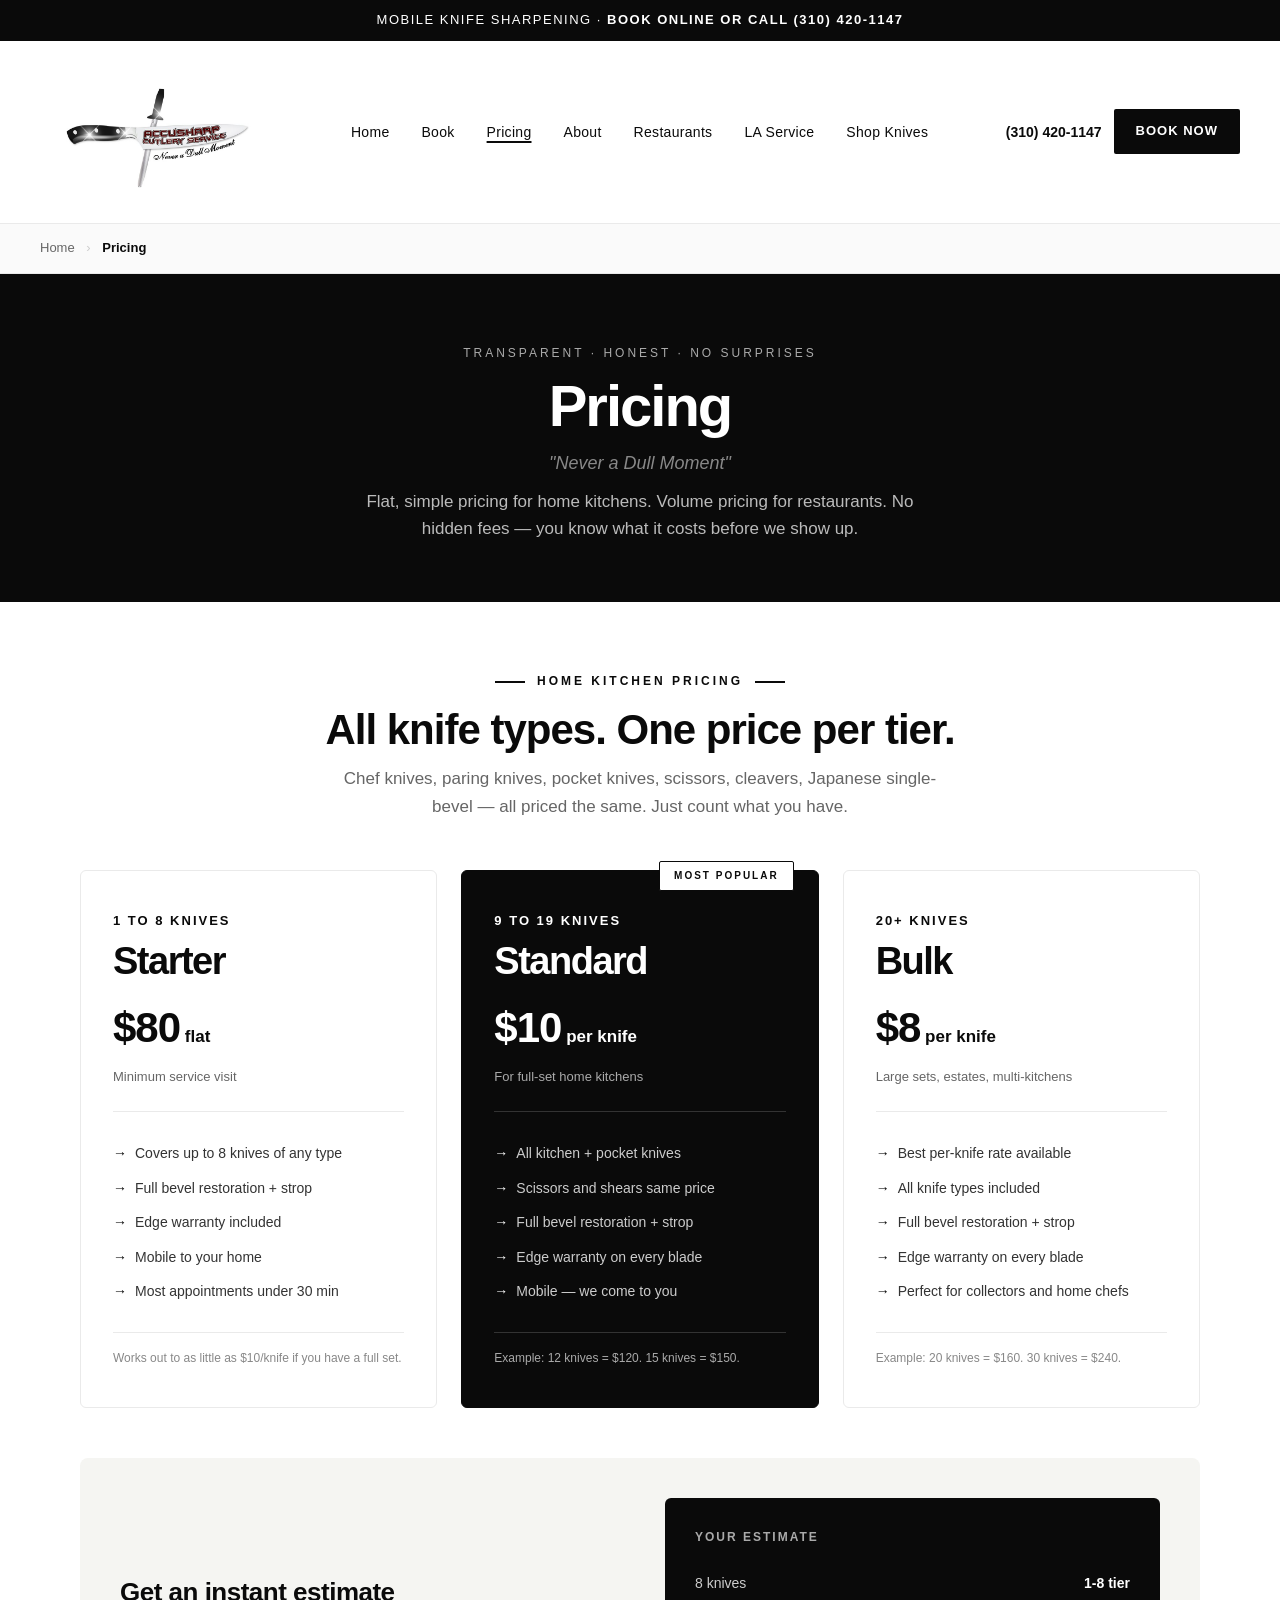
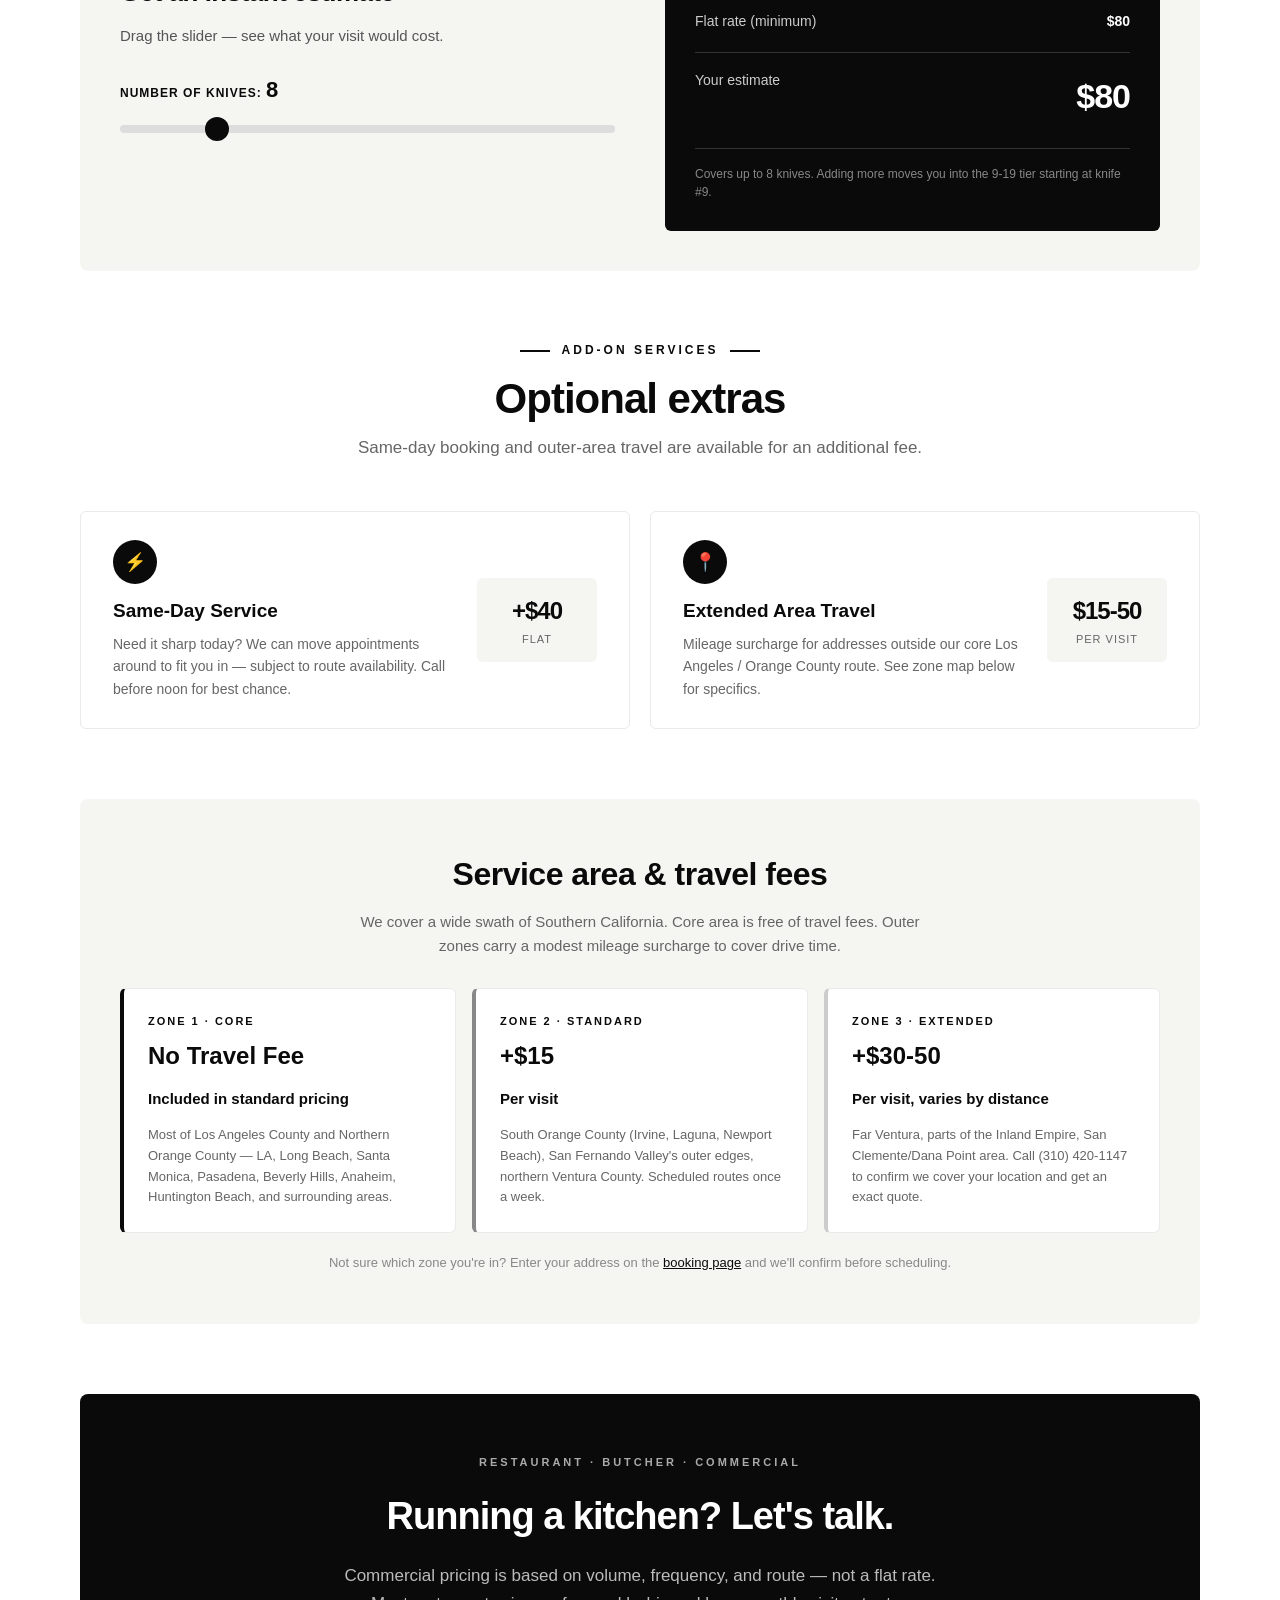
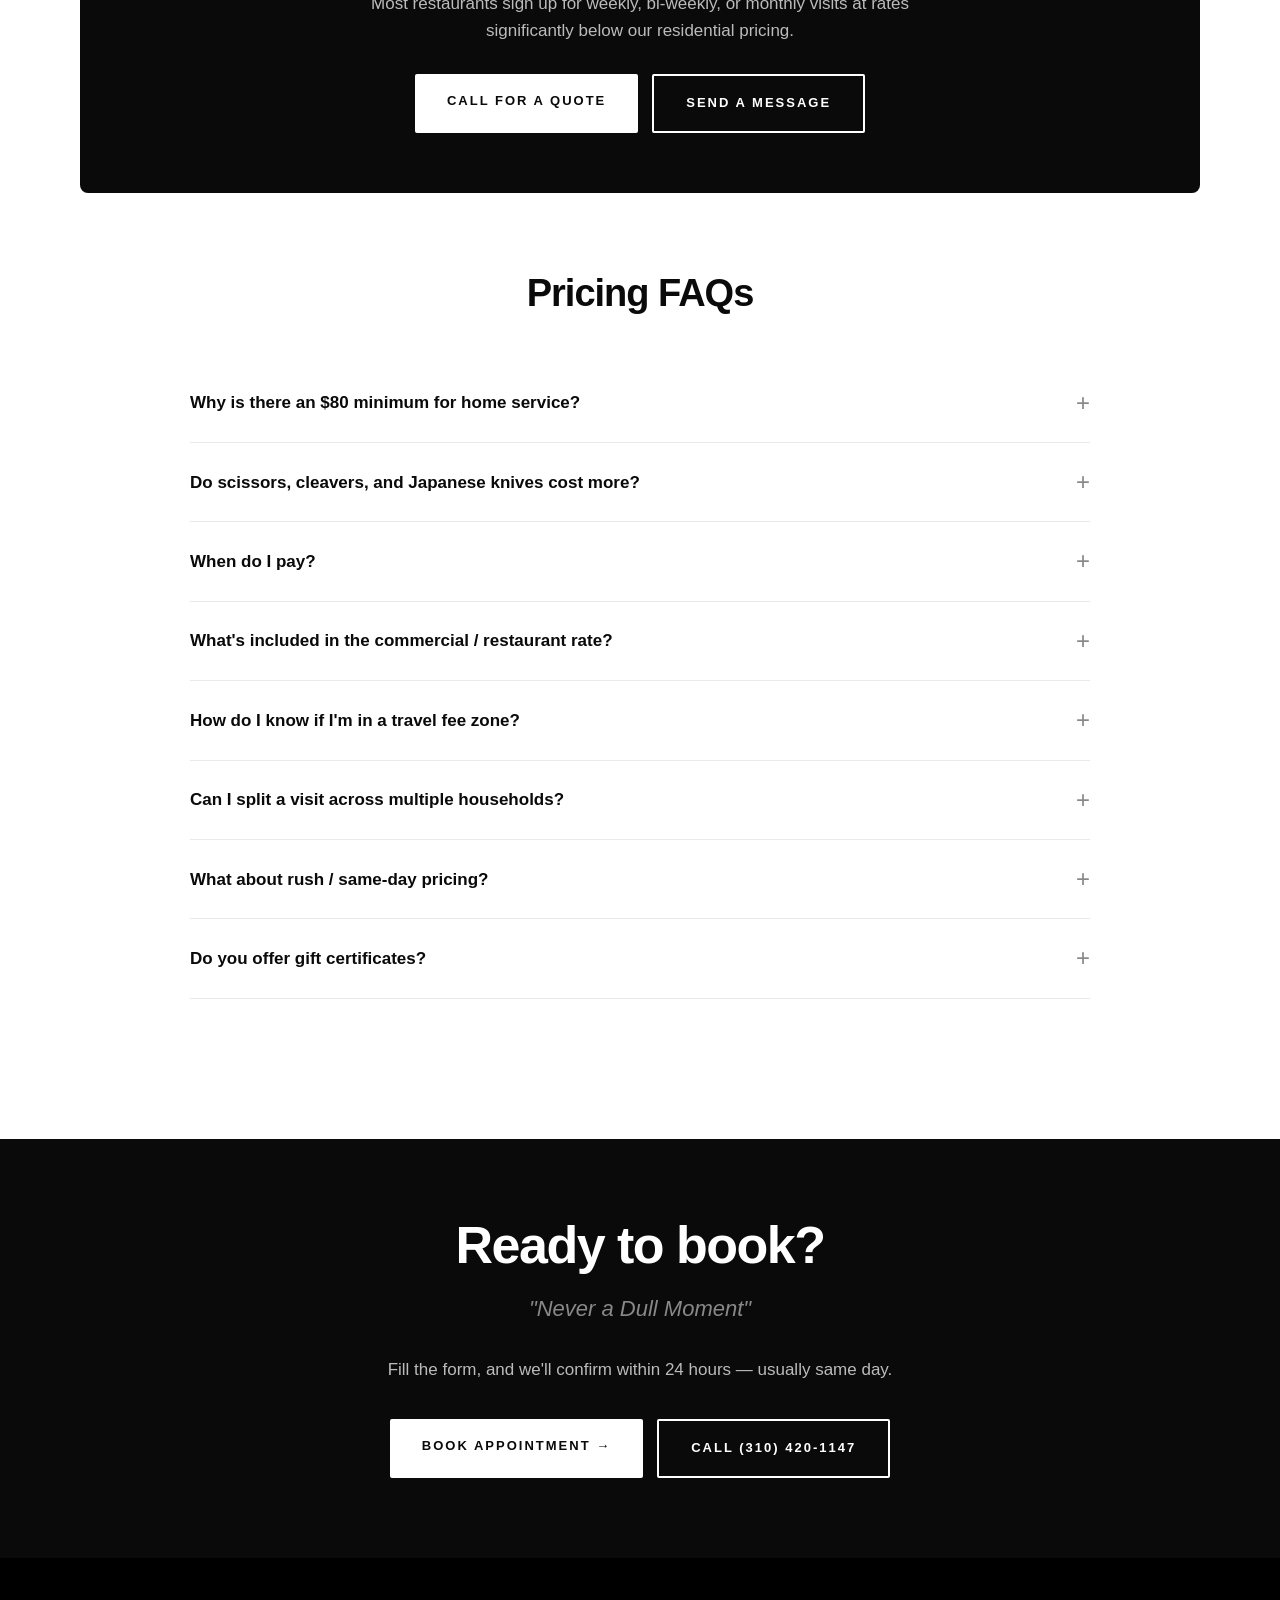
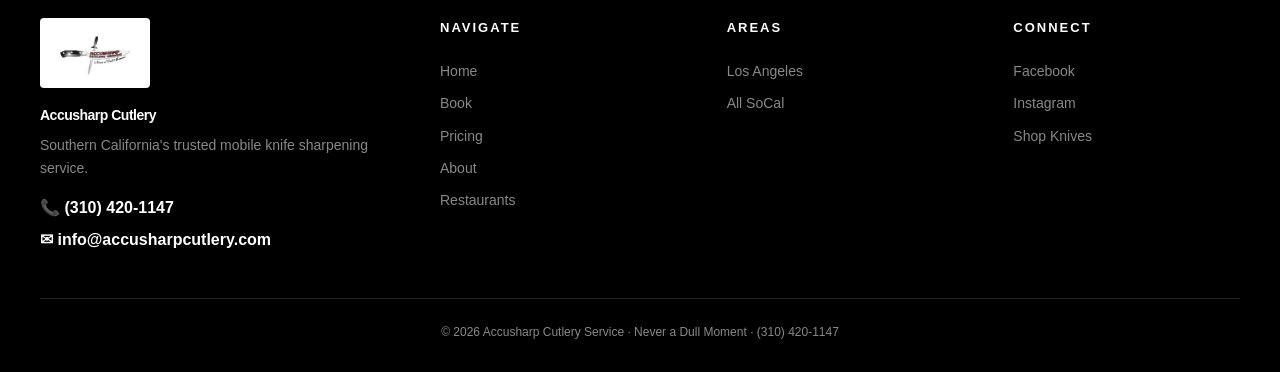
<file: Accusharp-website/pricing.html>
<!DOCTYPE html>
<html lang="en">
<head>
  <meta charset="UTF-8">
  <meta name="viewport" content="width=device-width, initial-scale=1.0">

  <!-- SEO META -->
  <title>Pricing | Accusharp Cutlery Mobile Knife Sharpening</title>
  <meta name="description" content="Transparent knife sharpening pricing. Home service from $80. 1-8 knives $80 flat, 9-19 knives $10 each, 20+ knives $8 each. Commercial volume pricing available.">
  <link rel="canonical" href="https://accusharpcutlery.com/pricing">

  <!-- SOCIAL / OPEN GRAPH -->
  <meta property="og:site_name" content="Accusharp Cutlery Service">
  <meta property="og:title" content="Pricing | Accusharp Cutlery Mobile Knife Sharpening">
  <meta property="og:description" content="Transparent knife sharpening pricing. Home service from $80. 1-8 knives $80 flat, 9-19 knives $10 each, 20+ knives $8 each. Commercial volume pricing available.">
  <meta property="og:type" content="website">
  <meta property="og:url" content="https://accusharpcutlery.com/pricing">
  <meta property="og:image" content="https://accusharpcutlery.com/images/logo-web.jpg">
  <meta name="twitter:card" content="summary">

  <!-- FAVICON -->
  <link rel="icon" type="image/jpeg" href="images/logo-web.jpg">
  <link rel="apple-touch-icon" href="images/logo-web.jpg">
  <meta name="theme-color" content="#0a0a0a">

  <!-- STYLESHEET -->
  <link rel="stylesheet" href="styles.css">

  <!-- STRUCTURED DATA (tells Google and AI assistants who you are, what you charge, and where you work) -->
  <script type="application/ld+json">
  {
    "@context": "https://schema.org",
    "@graph": [
      {
        "@type": "LocalBusiness",
        "@id": "https://accusharpcutlery.com/#business",
        "name": "Accusharp Cutlery Service",
        "alternateName": "Accusharp Cutlery",
        "slogan": "Never a Dull Moment",
        "description": "Mobile knife sharpening service in Southern California. We come to home kitchens, restaurants, butcher shops, caterers and food trucks and sharpen on-site. Authorized Victorinox and Messermeister dealer.",
        "url": "https://accusharpcutlery.com/",
        "logo": "https://accusharpcutlery.com/images/logo-web.jpg",
        "image": [
          "https://accusharpcutlery.com/images/logo-web.jpg",
          "https://accusharpcutlery.com/images/accusharp-van.jpg"
        ],
        "telephone": "+13104201147",
        "email": "info@accusharpcutlery.com",
        "priceRange": "$80+",
        "paymentAccepted": "Cash, Credit Card, Debit Card, Venmo, Zelle",
        "foundingDate": "2004-10",
        "founder": {
          "@type": "Person",
          "name": "Omar"
        },
        "knowsAbout": [
          "Knife sharpening",
          "Mobile knife sharpening",
          "Restaurant knife sharpening",
          "Japanese knife sharpening",
          "Scissor sharpening"
        ],
        "areaServed": [
          {
            "@type": "AdministrativeArea",
            "name": "Los Angeles County, California"
          },
          {
            "@type": "AdministrativeArea",
            "name": "Orange County, California"
          },
          {
            "@type": "AdministrativeArea",
            "name": "Ventura County, California"
          },
          {
            "@type": "AdministrativeArea",
            "name": "Inland Empire, California"
          },
          {
            "@type": "City",
            "name": "Los Angeles"
          },
          {
            "@type": "City",
            "name": "Long Beach"
          },
          {
            "@type": "City",
            "name": "Santa Monica"
          },
          {
            "@type": "City",
            "name": "Pasadena"
          },
          {
            "@type": "City",
            "name": "Beverly Hills"
          },
          {
            "@type": "City",
            "name": "Anaheim"
          },
          {
            "@type": "City",
            "name": "Irvine"
          },
          {
            "@type": "City",
            "name": "Huntington Beach"
          },
          {
            "@type": "City",
            "name": "Ventura"
          }
        ],
        "sameAs": [
          "https://facebook.com/accusharpcutlery",
          "https://instagram.com/accusharpcutlery",
          "https://www.yelp.com/biz/accusharp-cutlery-service-los-angeles",
          "https://shop.accusharpcutlery.com"
        ],
        "hasOfferCatalog": {
          "@type": "OfferCatalog",
          "name": "Mobile knife sharpening",
          "itemListElement": [
            {
              "@type": "Offer",
              "name": "Home visit, 1 to 8 knives",
              "description": "Flat rate that covers up to 8 knives of any type, sharpened on-site at your home.",
              "price": "80.00",
              "priceCurrency": "USD",
              "url": "https://accusharpcutlery.com/pricing"
            },
            {
              "@type": "Offer",
              "name": "Home visit, 9 to 19 knives",
              "description": "$10 per knife, all knife types, sharpened on-site.",
              "priceSpecification": {
                "@type": "UnitPriceSpecification",
                "price": "10.00",
                "priceCurrency": "USD",
                "unitText": "knife"
              },
              "url": "https://accusharpcutlery.com/pricing"
            },
            {
              "@type": "Offer",
              "name": "Home visit, 20 or more knives",
              "description": "$8 per knife, all knife types, sharpened on-site.",
              "priceSpecification": {
                "@type": "UnitPriceSpecification",
                "price": "8.00",
                "priceCurrency": "USD",
                "unitText": "knife"
              },
              "url": "https://accusharpcutlery.com/pricing"
            },
            {
              "@type": "Offer",
              "name": "Restaurant and commercial knife sharpening",
              "description": "Weekly, bi-weekly or monthly on-site routes for restaurants, butcher shops, caterers and food trucks. Volume pricing by quote.",
              "url": "https://accusharpcutlery.com/booking"
            }
          ]
        }
      },
      {
        "@type": "WebPage",
        "@id": "https://accusharpcutlery.com/pricing#webpage",
        "url": "https://accusharpcutlery.com/pricing",
        "name": "Pricing | Accusharp Cutlery Mobile Knife Sharpening",
        "description": "Transparent knife sharpening pricing. Home service from $80. 1-8 knives $80 flat, 9-19 knives $10 each, 20+ knives $8 each. Commercial volume pricing available.",
        "inLanguage": "en-US",
        "about": {
          "@id": "https://accusharpcutlery.com/#business"
        }
      },
      {
        "@type": "BreadcrumbList",
        "itemListElement": [
          {
            "@type": "ListItem",
            "position": 1,
            "name": "Home",
            "item": "https://accusharpcutlery.com/"
          },
          {
            "@type": "ListItem",
            "position": 2,
            "name": "Pricing",
            "item": "https://accusharpcutlery.com/pricing"
          }
        ]
      },
      {
        "@type": "FAQPage",
        "mainEntity": [
          {
            "@type": "Question",
            "name": "Why is there an $80 minimum for home service?",
            "acceptedAnswer": {
              "@type": "Answer",
              "text": "The minimum covers the cost of driving to you, setting up on-site, and running the equipment. If you only have 2-3 knives, you're welcome to book — but we'd suggest gathering neighbors' or family members' knives to hit the minimum and get more value from the visit."
            }
          },
          {
            "@type": "Question",
            "name": "Do scissors, cleavers, and Japanese knives cost more?",
            "acceptedAnswer": {
              "@type": "Answer",
              "text": "No. All knife types are the same price per the tiers above. Kitchen knife, pocket knife, scissors, serrated bread knife, single-bevel yanagiba — they all count as one knife and are priced identically."
            }
          },
          {
            "@type": "Question",
            "name": "When do I pay?",
            "acceptedAnswer": {
              "@type": "Answer",
              "text": "Payment is due at the time of service, after the work is complete. We accept cash, debit/credit cards, Venmo, and Zelle. No charge until your knives are sharp."
            }
          },
          {
            "@type": "Question",
            "name": "What's included in the commercial / restaurant rate?",
            "acceptedAnswer": {
              "@type": "Answer",
              "text": "Commercial pricing is custom per account — based on how many knives per visit, how often (weekly, bi-weekly, monthly), and your location. Call (310) 420-1147 and we'll walk through your setup and give you a per-visit number."
            }
          },
          {
            "@type": "Question",
            "name": "How do I know if I'm in a travel fee zone?",
            "acceptedAnswer": {
              "@type": "Answer",
              "text": "When you submit your booking request with your full address, we'll confirm your zone and any applicable travel fee before we schedule. There are no surprise charges at the appointment. Or call us first at (310) 420-1147 for an instant answer."
            }
          },
          {
            "@type": "Question",
            "name": "Can I split a visit across multiple households?",
            "acceptedAnswer": {
              "@type": "Answer",
              "text": "Yes — common practice is to team up with neighbors or family to hit the minimum (and the better per-knife rates). Just make sure everyone's knives are at one address when we arrive."
            }
          },
          {
            "@type": "Question",
            "name": "What about rush / same-day pricing?",
            "acceptedAnswer": {
              "@type": "Answer",
              "text": "Same-day service is available for a flat $40 upcharge, subject to route availability. Call before noon for the best chance. Standard appointments are usually within 24 hours of booking anyway."
            }
          },
          {
            "@type": "Question",
            "name": "Do you offer gift certificates?",
            "acceptedAnswer": {
              "@type": "Answer",
              "text": "Yes — call (310) 420-1147 or email us. Gift certificates work great for home chefs, new homeowners, and wedding gifts. We can do digital or printed certificates."
            }
          }
        ]
      }
    ]
  }
  </script>
</head>
<body>

  <!-- ANNOUNCEMENT BAR -->
  <div class="announce">
    MOBILE KNIFE SHARPENING · <strong>BOOK ONLINE OR CALL (310) 420-1147</strong>
  </div>

  <!-- HEADER -->
  <header class="header">
    <a href="index.html" aria-label="Home">
      <img src="images/logo-web.jpg" width="840" height="540" alt="Accusharp Cutlery" class="logo">
    </a>
    <nav class="nav" id="primaryNav">
      <a href="index.html">Home</a>
      <a href="booking.html">Book</a>
      <a href="pricing.html" class="active">Pricing</a>
      <a href="about.html">About</a>
      <a href="restaurants.html">Restaurants</a>
      <a href="los-angeles.html">LA Service</a>
      <a href="https://shop.accusharpcutlery.com" target="_blank" rel="noopener">Shop Knives</a>
    </nav>
    <div class="header-cta">
      <a class="phone-top" href="tel:3104201147">(310) 420-1147</a>
      <a href="booking.html" class="btn-book">Book Now</a>
      <button class="mobile-nav-toggle" aria-label="Toggle menu" aria-controls="primaryNav" aria-expanded="false">☰</button>
    </div>
  </header>

  <!-- BREADCRUMB -->
  <div class="breadcrumb">
    <a href="index.html">Home</a>
    <span class="sep">›</span>
    <span class="current">Pricing</span>
  </div>

  <!-- PAGE HEADER -->
  <div class="page-header">
    <div class="eyebrow">Transparent · Honest · No Surprises</div>
    <h1>Pricing</h1>
    <p class="tagline">"Never a Dull Moment"</p>
    <p>Flat, simple pricing for home kitchens. Volume pricing for restaurants. No hidden fees — you know what it costs before we show up.</p>
  </div>

  <!-- MAIN PRICING CONTENT -->
  <div class="pricing-main">

    <!-- RESIDENTIAL TIERS -->
    <div class="section-label">
      <div class="section-tag">Home Kitchen Pricing</div>
      <h2>All knife types. One price per tier.</h2>
      <p>Chef knives, paring knives, pocket knives, scissors, cleavers, Japanese single-bevel — all priced the same. Just count what you have.</p>
    </div>

    <div class="tier-grid">

      <div class="tier-card">
        <div class="tier-head">1 to 8 Knives</div>
        <div class="tier-range">Starter</div>
        <div class="tier-price"><span class="big">$80</span> flat</div>
        <div class="tier-sub">Minimum service visit</div>
        <ul>
          <li>Covers up to 8 knives of any type</li>
          <li>Full bevel restoration + strop</li>
          <li>Edge warranty included</li>
          <li>Mobile to your home</li>
          <li>Most appointments under 30 min</li>
        </ul>
        <div class="tier-note">Works out to as little as $10/knife if you have a full set.</div>
      </div>

      <div class="tier-card featured">
        <div class="tier-badge">MOST POPULAR</div>
        <div class="tier-head">9 to 19 Knives</div>
        <div class="tier-range">Standard</div>
        <div class="tier-price"><span class="big">$10</span> per knife</div>
        <div class="tier-sub">For full-set home kitchens</div>
        <ul>
          <li>All kitchen + pocket knives</li>
          <li>Scissors and shears same price</li>
          <li>Full bevel restoration + strop</li>
          <li>Edge warranty on every blade</li>
          <li>Mobile — we come to you</li>
        </ul>
        <div class="tier-note">Example: 12 knives = $120. 15 knives = $150.</div>
      </div>

      <div class="tier-card">
        <div class="tier-head">20+ Knives</div>
        <div class="tier-range">Bulk</div>
        <div class="tier-price"><span class="big">$8</span> per knife</div>
        <div class="tier-sub">Large sets, estates, multi-kitchens</div>
        <ul>
          <li>Best per-knife rate available</li>
          <li>All knife types included</li>
          <li>Full bevel restoration + strop</li>
          <li>Edge warranty on every blade</li>
          <li>Perfect for collectors and home chefs</li>
        </ul>
        <div class="tier-note">Example: 20 knives = $160. 30 knives = $240.</div>
      </div>

    </div>

    <!-- INTERACTIVE CALCULATOR -->
    <div class="calculator">
      <div class="calc-left">
        <h3>Get an instant estimate</h3>
        <p style="margin-bottom: 24px;">Drag the slider — see what your visit would cost.</p>
        <div class="calc-input-group">
          <label for="knifeSlider">Number of knives: <span class="slider-val" id="sliderVal">8</span></label>
          <input type="range" min="1" max="40" value="8" class="calc-slider" id="knifeSlider">
        </div>
      </div>
      <div class="calc-right">
        <h4>Your Estimate</h4>
        <div id="calcBreakdown"></div>
      </div>
    </div>

    <!-- ADD-ON SERVICES -->
    <div class="section-label">
      <div class="section-tag">Add-on Services</div>
      <h2>Optional extras</h2>
      <p>Same-day booking and outer-area travel are available for an additional fee.</p>
    </div>

    <div class="addon-grid">

      <div class="addon-card">
        <div>
          <div class="addon-icon">⚡</div>
          <h3>Same-Day Service</h3>
          <p>Need it sharp today? We can move appointments around to fit you in — subject to route availability. Call before noon for best chance.</p>
        </div>
        <div class="addon-price">
          <div class="amount">+$40</div>
          <div class="per">Flat</div>
        </div>
      </div>

      <div class="addon-card">
        <div>
          <div class="addon-icon">📍</div>
          <h3>Extended Area Travel</h3>
          <p>Mileage surcharge for addresses outside our core Los Angeles / Orange County route. See zone map below for specifics.</p>
        </div>
        <div class="addon-price">
          <div class="amount">$15-50</div>
          <div class="per">Per Visit</div>
        </div>
      </div>

    </div>

    <!-- SERVICE AREA ZONES -->
    <div class="mileage-section">
      <div class="mileage-header">
        <h2>Service area & travel fees</h2>
        <p>We cover a wide swath of Southern California. Core area is free of travel fees. Outer zones carry a modest mileage surcharge to cover drive time.</p>
      </div>

      <div class="mileage-zones">

        <div class="zone-card zone-core">
          <div class="zone-label">Zone 1 · Core</div>
          <h3>No Travel Fee</h3>
          <div class="zone-fee">Included in standard pricing</div>
          <p>Most of Los Angeles County and Northern Orange County — LA, Long Beach, Santa Monica, Pasadena, Beverly Hills, Anaheim, Huntington Beach, and surrounding areas.</p>
        </div>

        <div class="zone-card zone-standard">
          <div class="zone-label">Zone 2 · Standard</div>
          <h3>+$15</h3>
          <div class="zone-fee">Per visit</div>
          <p>South Orange County (Irvine, Laguna, Newport Beach), San Fernando Valley's outer edges, northern Ventura County. Scheduled routes once a week.</p>
        </div>

        <div class="zone-card zone-extended">
          <div class="zone-label">Zone 3 · Extended</div>
          <h3>+$30-50</h3>
          <div class="zone-fee">Per visit, varies by distance</div>
          <p>Far Ventura, parts of the Inland Empire, San Clemente/Dana Point area. Call (310) 420-1147 to confirm we cover your location and get an exact quote.</p>
        </div>

      </div>

      <p style="text-align: center; font-size: 13px; color: #888; margin-top: 20px;">
        Not sure which zone you're in? Enter your address on the <a href="booking.html" style="color:#0a0a0a;text-decoration:underline;">booking page</a> and we'll confirm before scheduling.
      </p>
    </div>

    <!-- COMMERCIAL BAND -->
    <div class="commercial-band">
      <div class="commercial-tag">Restaurant · Butcher · Commercial</div>
      <h2>Running a kitchen? Let's talk.</h2>
      <p>Commercial pricing is based on volume, frequency, and route — not a flat rate. Most restaurants sign up for weekly, bi-weekly, or monthly visits at rates significantly below our residential pricing.</p>
      <div class="cta-band-buttons">
        <a href="tel:3104201147" class="btn-primary light">Call for a Quote</a>
        <a href="booking.html" class="btn-secondary">Send a Message</a>
      </div>
    </div>

    <!-- FAQ -->
    <div class="faq-section">
      <h2>Pricing FAQs</h2>

      <div class="faq-item">
        <div class="faq-q">Why is there an $80 minimum for home service?</div>
        <div class="faq-a">The minimum covers the cost of driving to you, setting up on-site, and running the equipment. If you only have 2-3 knives, you're welcome to book — but we'd suggest gathering neighbors' or family members' knives to hit the minimum and get more value from the visit.</div>
      </div>

      <div class="faq-item">
        <div class="faq-q">Do scissors, cleavers, and Japanese knives cost more?</div>
        <div class="faq-a">No. All knife types are the same price per the tiers above. Kitchen knife, pocket knife, scissors, serrated bread knife, single-bevel yanagiba — they all count as one knife and are priced identically.</div>
      </div>

      <div class="faq-item">
        <div class="faq-q">When do I pay?</div>
        <div class="faq-a">Payment is due at the time of service, after the work is complete. We accept cash, debit/credit cards, Venmo, and Zelle. No charge until your knives are sharp.</div>
      </div>

      <div class="faq-item">
        <div class="faq-q">What's included in the commercial / restaurant rate?</div>
        <div class="faq-a">Commercial pricing is custom per account — based on how many knives per visit, how often (weekly, bi-weekly, monthly), and your location. Call (310) 420-1147 and we'll walk through your setup and give you a per-visit number.</div>
      </div>

      <div class="faq-item">
        <div class="faq-q">How do I know if I'm in a travel fee zone?</div>
        <div class="faq-a">When you submit your booking request with your full address, we'll confirm your zone and any applicable travel fee before we schedule. There are no surprise charges at the appointment. Or call us first at (310) 420-1147 for an instant answer.</div>
      </div>

      <div class="faq-item">
        <div class="faq-q">Can I split a visit across multiple households?</div>
        <div class="faq-a">Yes — common practice is to team up with neighbors or family to hit the minimum (and the better per-knife rates). Just make sure everyone's knives are at one address when we arrive.</div>
      </div>

      <div class="faq-item">
        <div class="faq-q">What about rush / same-day pricing?</div>
        <div class="faq-a">Same-day service is available for a flat $40 upcharge, subject to route availability. Call before noon for the best chance. Standard appointments are usually within 24 hours of booking anyway.</div>
      </div>

      <div class="faq-item">
        <div class="faq-q">Do you offer gift certificates?</div>
        <div class="faq-a">Yes — call (310) 420-1147 or email us. Gift certificates work great for home chefs, new homeowners, and wedding gifts. We can do digital or printed certificates.</div>
      </div>

    </div>

  </div>

  <!-- CTA BAND -->
  <section class="cta-band">
    <h2>Ready to book?</h2>
    <p class="tagline-italic">"Never a Dull Moment"</p>
    <p>Fill the form, and we'll confirm within 24 hours — usually same day.</p>
    <div class="cta-band-buttons">
      <a href="booking.html" class="btn-primary light">Book Appointment →</a>
      <a href="tel:3104201147" class="btn-secondary">Call (310) 420-1147</a>
    </div>
  </section>

  <!-- FOOTER -->
  <footer class="footer">
    <div class="footer-inner">
      <div>
        <img src="images/logo-web.jpg" width="840" height="540" alt="Accusharp Cutlery" class="footer-logo" loading="lazy">
        <p class="footer-brand-name">Accusharp Cutlery</p>
        <p>Southern California's trusted mobile knife sharpening service.</p>
        <div class="footer-contact">
          <a href="tel:3104201147">📞 (310) 420-1147</a>
          <a href="mailto:info@accusharpcutlery.com">✉ info@accusharpcutlery.com</a>
        </div>
      </div>
      <div>
        <h5>Navigate</h5>
        <a class="link" href="index.html">Home</a>
        <a class="link" href="booking.html">Book</a>
        <a class="link" href="pricing.html">Pricing</a>
        <a class="link" href="about.html">About</a>
        <a class="link" href="restaurants.html">Restaurants</a>
      </div>
      <div>
        <h5>Areas</h5>
        <a class="link" href="los-angeles.html">Los Angeles</a>
        <a class="link" href="tel:3104201147">All SoCal</a>
      </div>
      <div>
        <h5>Connect</h5>
        <a class="link" href="https://facebook.com/accusharpcutlery" target="_blank" rel="noopener">Facebook</a>
        <a class="link" href="https://instagram.com/accusharpcutlery" target="_blank" rel="noopener">Instagram</a>
        <a class="link" href="https://shop.accusharpcutlery.com" target="_blank" rel="noopener">Shop Knives</a>
      </div>
    </div>
    <div class="footer-bottom">
      © <span id="currentYear">2026</span> Accusharp Cutlery Service · Never a Dull Moment · (310) 420-1147
    </div>
  </footer>

  <script src="script.js"></script>
</body>
</html>
</file>
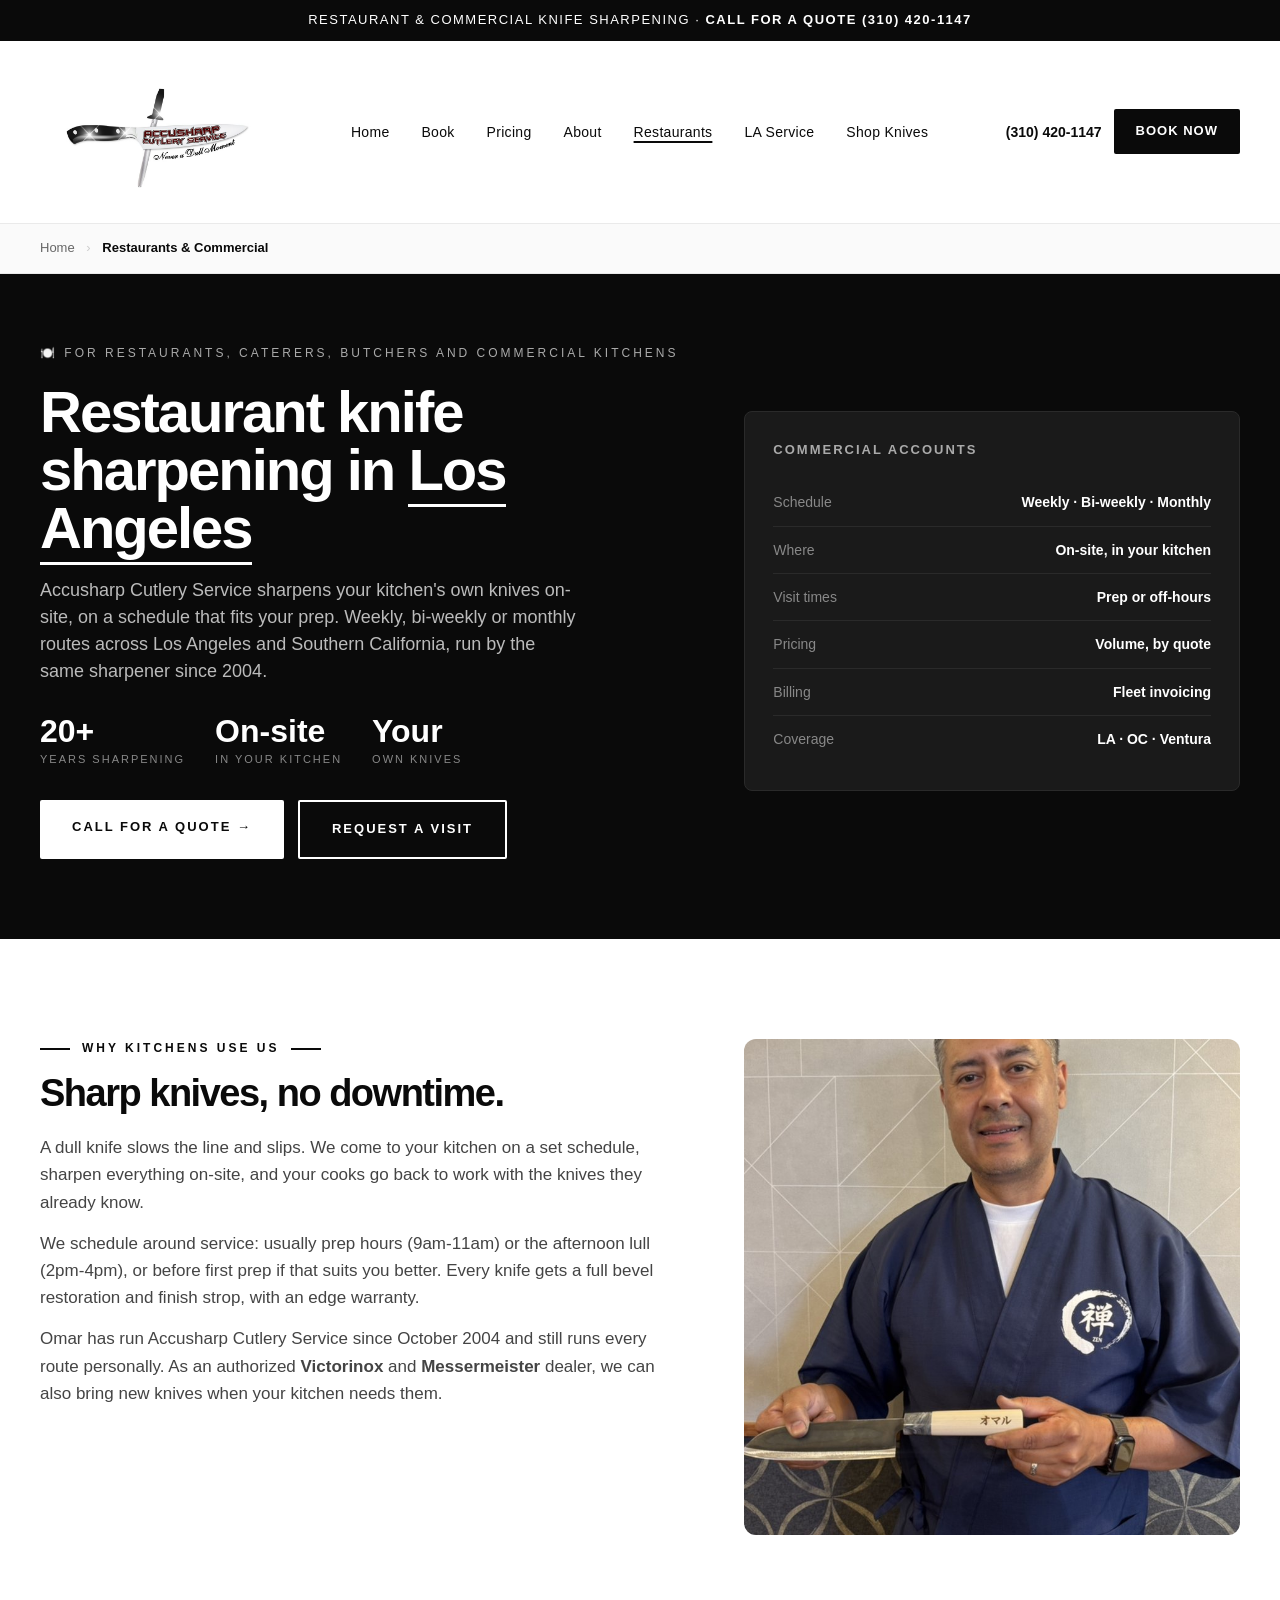
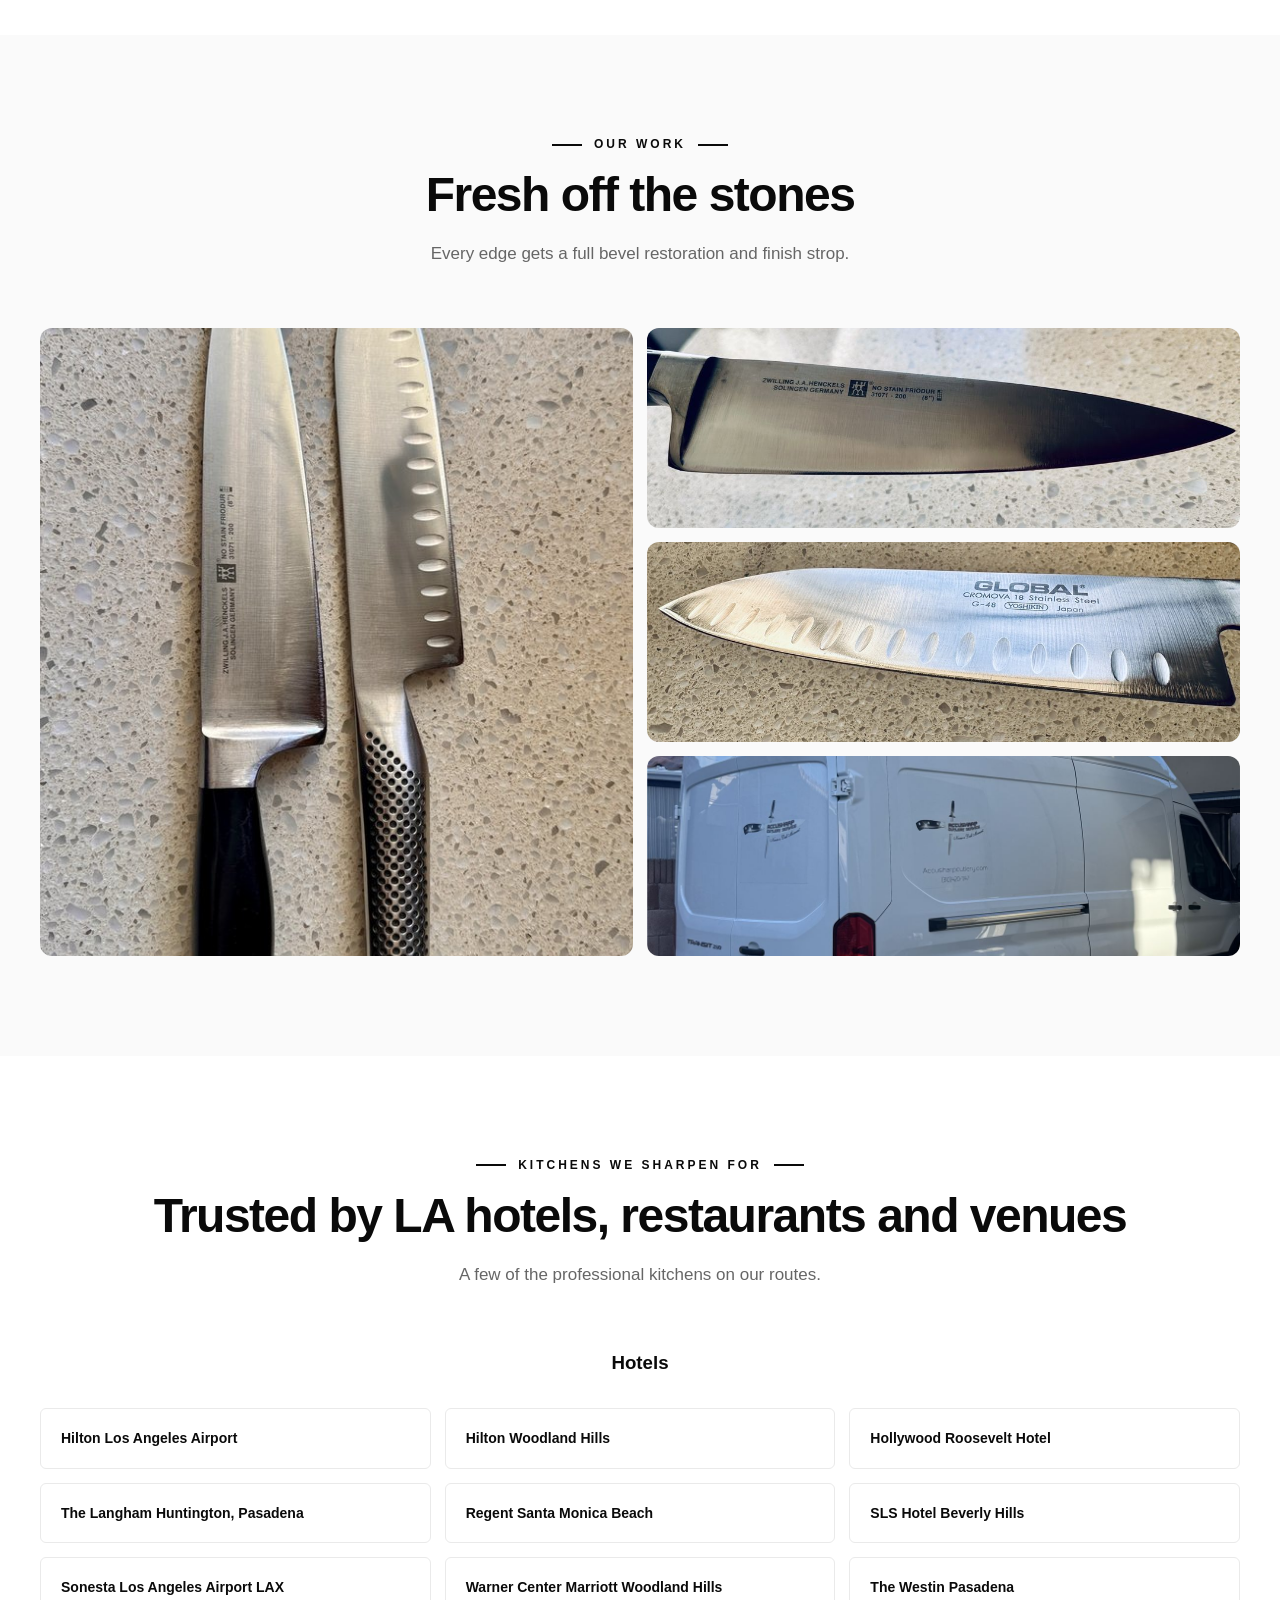
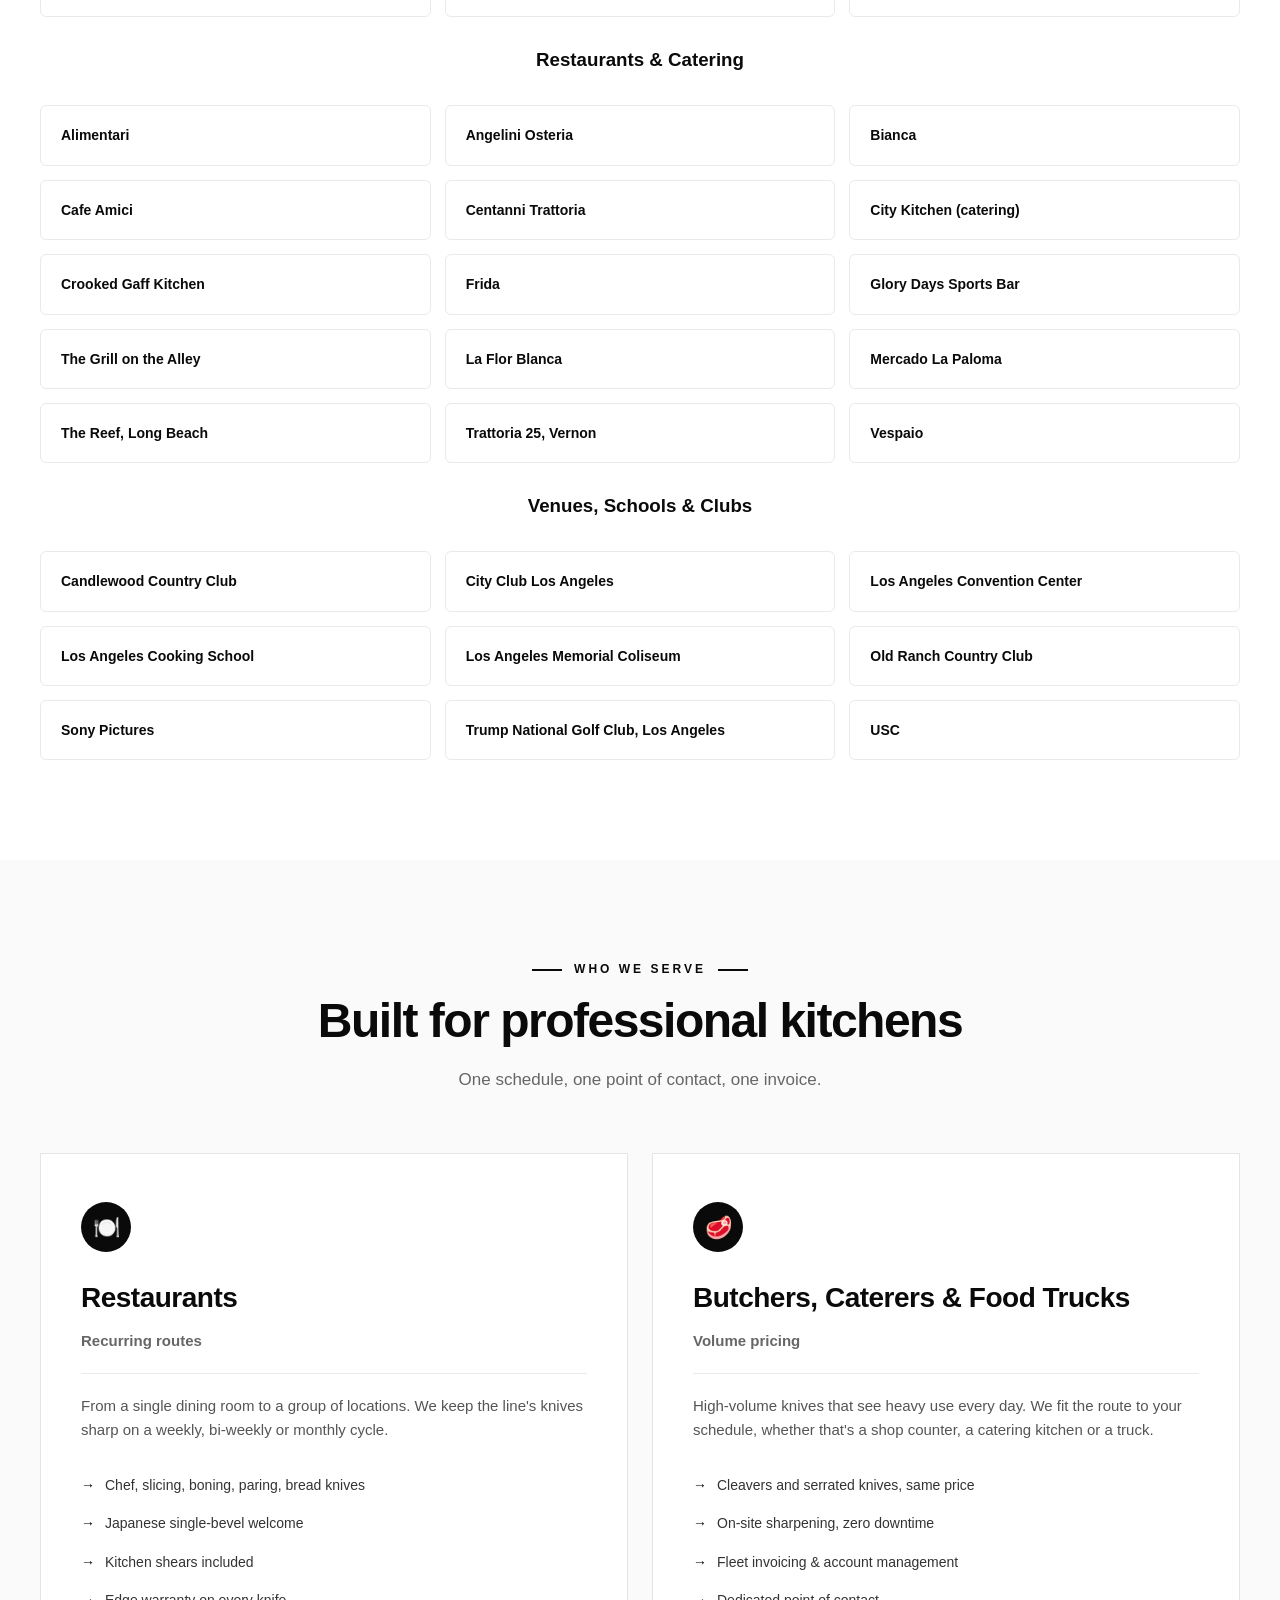
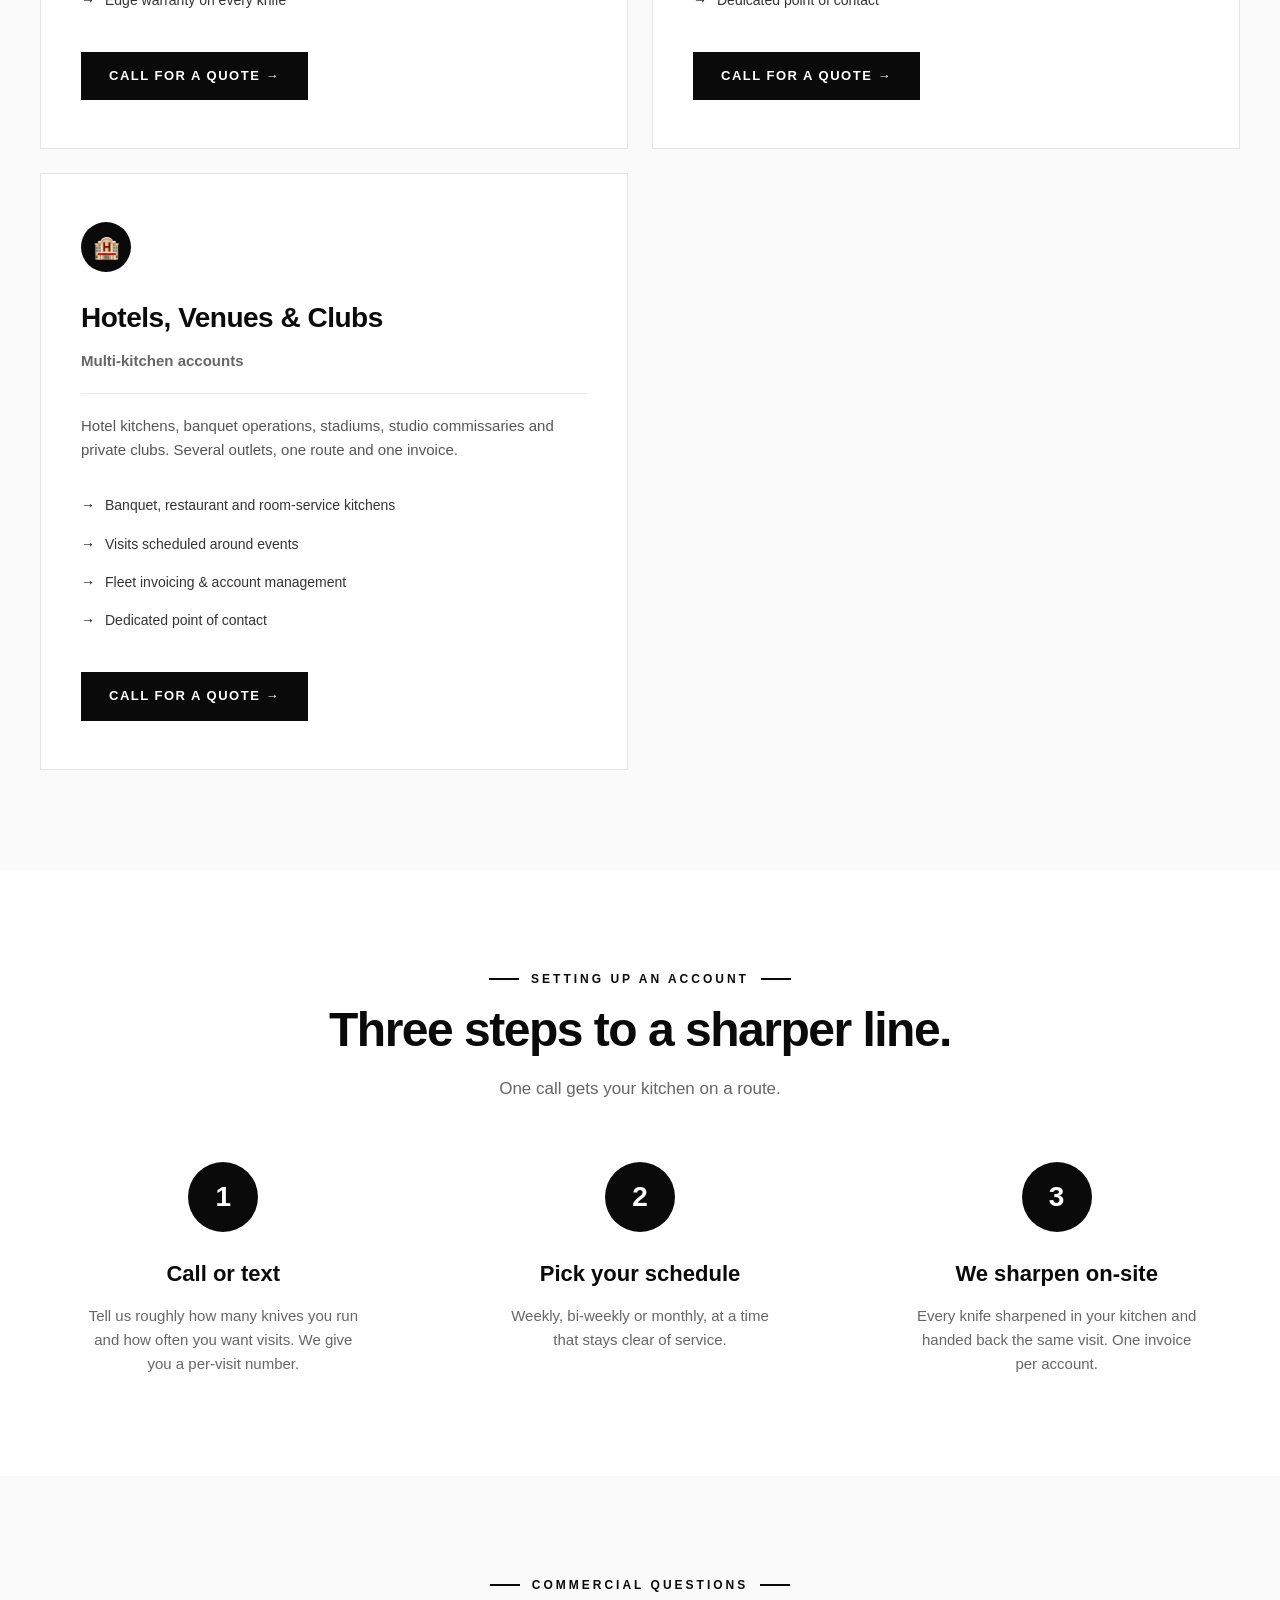
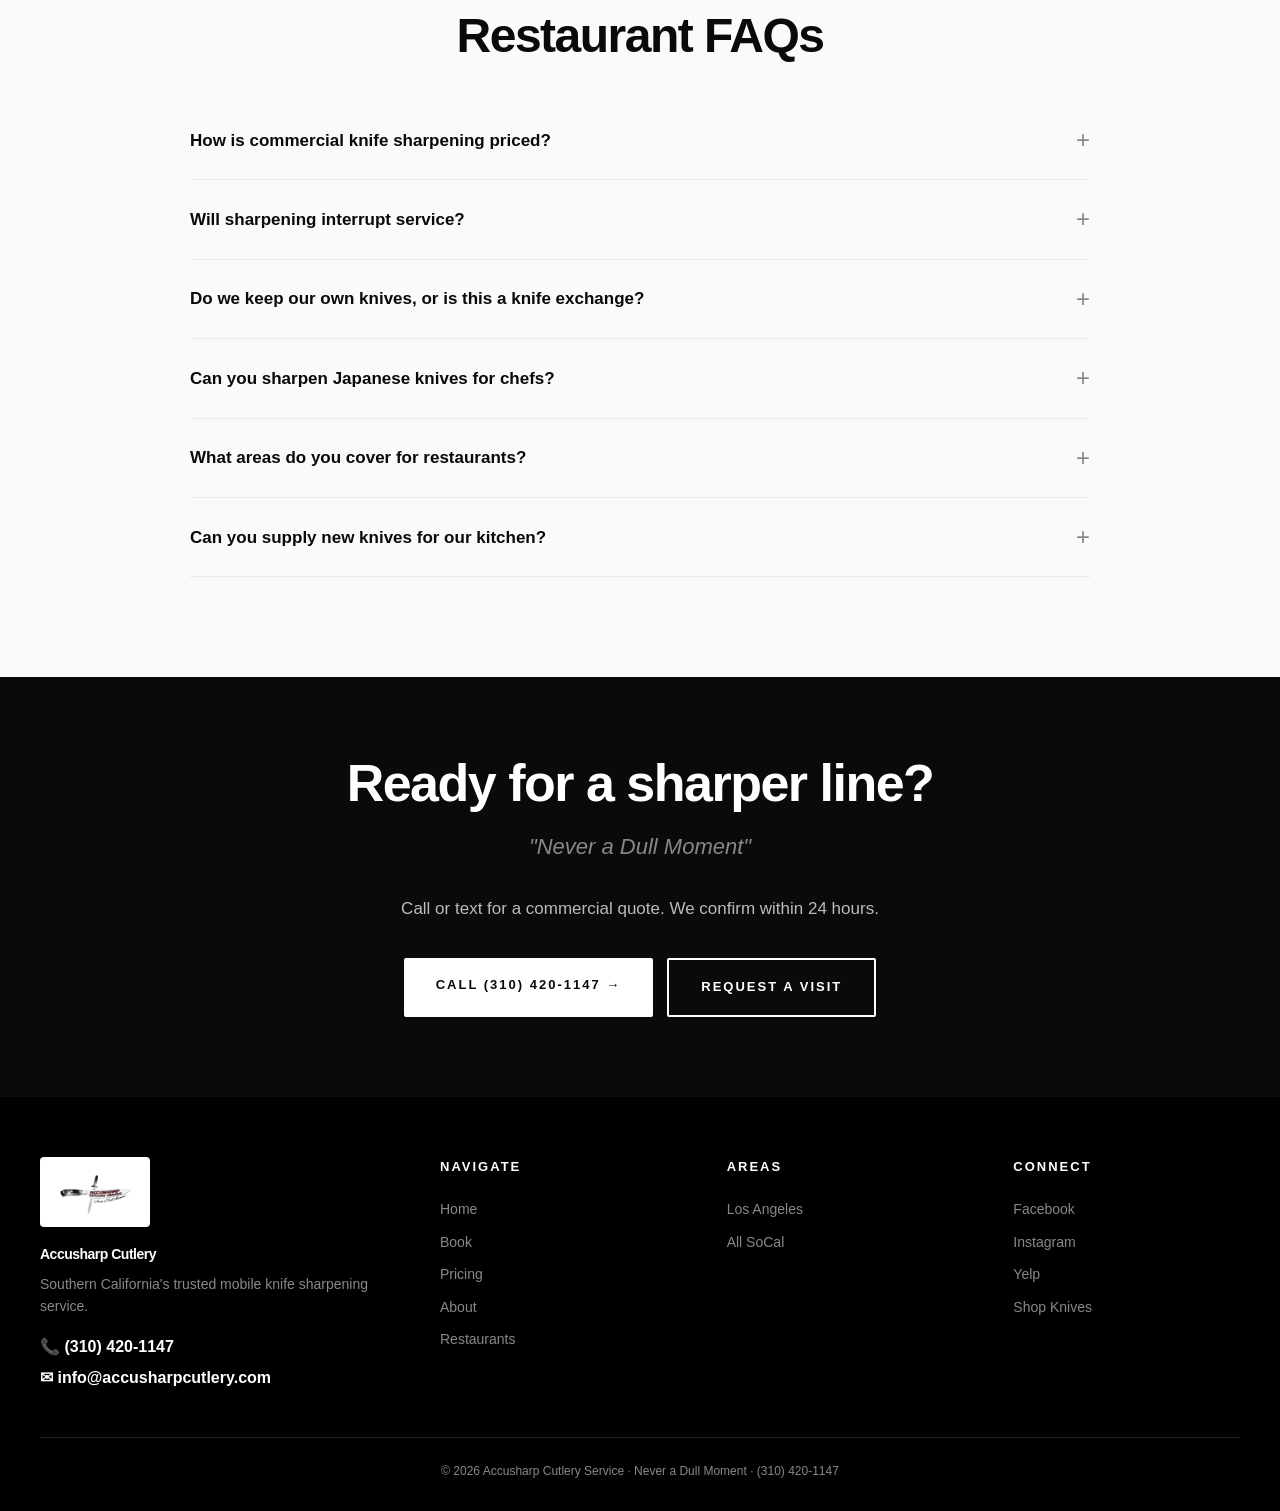
<file: Accusharp-website/restaurants.html>
<!DOCTYPE html>
<html lang="en">
<head>
  <meta charset="UTF-8">
  <meta name="viewport" content="width=device-width, initial-scale=1.0">

  <!-- SEO META - optimized for restaurant / commercial kitchen search -->
  <title>Restaurant Knife Sharpening in Los Angeles | Accusharp Cutlery Service</title>
  <meta name="description" content="On-site knife sharpening for Los Angeles hotels, restaurants, venues, caterers and commercial kitchens. Weekly, bi-weekly or monthly routes. Your own knives, sharpened in your kitchen. Call (310) 420-1147.">
  <link rel="canonical" href="https://accusharpcutlery.com/restaurants">

  <!-- SOCIAL / OPEN GRAPH -->
  <meta property="og:site_name" content="Accusharp Cutlery Service">
  <meta property="og:title" content="Restaurant Knife Sharpening in Los Angeles | Accusharp Cutlery Service">
  <meta property="og:description" content="On-site knife sharpening for Los Angeles hotels, restaurants, venues, caterers and commercial kitchens. Weekly, bi-weekly or monthly routes. Call (310) 420-1147.">
  <meta property="og:type" content="website">
  <meta property="og:url" content="https://accusharpcutlery.com/restaurants">
  <meta property="og:image" content="https://accusharpcutlery.com/images/logo-web.jpg">
  <meta name="twitter:card" content="summary">
  <meta name="keywords" content="restaurant knife sharpening Los Angeles, commercial knife sharpening LA, knife sharpening service for restaurants, on-site knife sharpening commercial kitchen, knife sharpening for caterers, Accusharp Cutlery Service">

  <!-- FAVICON -->
  <link rel="icon" type="image/jpeg" href="images/logo-web.jpg">
  <link rel="apple-touch-icon" href="images/logo-web.jpg">
  <meta name="theme-color" content="#0a0a0a">

  <!-- STYLESHEET -->
  <link rel="stylesheet" href="styles.css">
  <style>
    .work-gallery { display: grid; grid-template-columns: 1fr 1fr; grid-template-rows: repeat(3, 200px); gap: 14px; margin-top: 30px; }
    .work-gallery img { width: 100%; height: 100%; object-fit: cover; border-radius: 12px; display: block; }
    .work-gallery img.tall { grid-row: span 3; }
    @media (max-width: 768px) {
      .client-grid { grid-template-columns: 1fr 1fr; gap: 10px; }
      .client-grid .nhood { padding: 12px 14px; font-size: 14px; }
      .work-gallery { grid-template-rows: repeat(3, 130px); gap: 10px; }
    }
  </style>

  <!-- STRUCTURED DATA (tells Google and AI assistants who you are, what you charge, and where you work) -->
  <script type="application/ld+json">
  {
    "@context": "https://schema.org",
    "@graph": [
      {
        "@type": "LocalBusiness",
        "@id": "https://accusharpcutlery.com/#business",
        "name": "Accusharp Cutlery Service",
        "alternateName": "Accusharp Cutlery",
        "slogan": "Never a Dull Moment",
        "description": "Mobile knife sharpening service in Southern California. We come to home kitchens, restaurants, butcher shops, caterers and food trucks and sharpen on-site. Authorized Victorinox and Messermeister dealer.",
        "url": "https://accusharpcutlery.com/",
        "logo": "https://accusharpcutlery.com/images/logo-web.jpg",
        "image": [
          "https://accusharpcutlery.com/images/logo-web.jpg",
          "https://accusharpcutlery.com/images/accusharp-van.jpg"
        ],
        "telephone": "+13104201147",
        "email": "info@accusharpcutlery.com",
        "priceRange": "$80+",
        "paymentAccepted": "Cash, Credit Card, Debit Card, Venmo, Zelle",
        "foundingDate": "2004-10",
        "founder": {
          "@type": "Person",
          "name": "Omar"
        },
        "sameAs": [
          "https://facebook.com/accusharpcutlery",
          "https://instagram.com/accusharpcutlery",
          "https://www.yelp.com/biz/accusharp-cutlery-service-los-angeles",
          "https://shop.accusharpcutlery.com"
        ]
      },
      {
        "@type": "WebPage",
        "@id": "https://accusharpcutlery.com/restaurants#webpage",
        "url": "https://accusharpcutlery.com/restaurants",
        "name": "Restaurant Knife Sharpening in Los Angeles | Accusharp Cutlery Service",
        "description": "On-site knife sharpening for Los Angeles hotels, restaurants, venues, caterers and commercial kitchens. Weekly, bi-weekly or monthly routes.",
        "inLanguage": "en-US",
        "about": {
          "@id": "https://accusharpcutlery.com/#business"
        }
      },
      {
        "@type": "BreadcrumbList",
        "itemListElement": [
          {
            "@type": "ListItem",
            "position": 1,
            "name": "Home",
            "item": "https://accusharpcutlery.com/"
          },
          {
            "@type": "ListItem",
            "position": 2,
            "name": "Restaurants",
            "item": "https://accusharpcutlery.com/restaurants"
          }
        ]
      },
      {
        "@type": "Service",
        "name": "Restaurant and commercial knife sharpening",
        "serviceType": "Commercial knife sharpening",
        "description": "Weekly, bi-weekly or monthly on-site knife sharpening routes for restaurants, caterers, butcher shops, food trucks and commercial kitchens in Los Angeles and Southern California. The kitchen keeps its own knives; they are sharpened on-site. Volume pricing by quote.",
        "provider": {
          "@id": "https://accusharpcutlery.com/#business"
        },
        "audience": {
          "@type": "BusinessAudience",
          "audienceType": "Restaurants, caterers, butcher shops, food trucks and commercial kitchens"
        },
        "areaServed": [
          {
            "@type": "AdministrativeArea",
            "name": "Los Angeles County, California"
          },
          {
            "@type": "AdministrativeArea",
            "name": "Orange County, California"
          },
          {
            "@type": "AdministrativeArea",
            "name": "Ventura County, California"
          }
        ],
        "offers": {
          "@type": "Offer",
          "description": "Volume pricing by quote, based on knives per visit, visit frequency and location.",
          "url": "https://accusharpcutlery.com/restaurants"
        },
        "url": "https://accusharpcutlery.com/restaurants"
      },
      {
        "@type": "FAQPage",
        "mainEntity": [
          {
            "@type": "Question",
            "name": "How is commercial knife sharpening priced?",
            "acceptedAnswer": {
              "@type": "Answer",
              "text": "Commercial pricing is custom per account, based on how many knives per visit, how often (weekly, bi-weekly or monthly) and your location. Call (310) 420-1147 and we'll walk through your setup and give you a per-visit number."
            }
          },
          {
            "@type": "Question",
            "name": "Will sharpening interrupt service?",
            "acceptedAnswer": {
              "@type": "Answer",
              "text": "No. We usually schedule restaurant visits during prep hours (9am-11am) or off-hours (2pm-4pm), whatever fits your service windows. We can also come in before first prep."
            }
          },
          {
            "@type": "Question",
            "name": "Do we keep our own knives, or is this a knife exchange?",
            "acceptedAnswer": {
              "@type": "Answer",
              "text": "You keep your own knives. We sharpen the knives your cooks already use, on-site, so nobody has to get used to a rotating set of rental blades."
            }
          },
          {
            "@type": "Question",
            "name": "Can you sharpen Japanese knives for chefs?",
            "acceptedAnswer": {
              "@type": "Answer",
              "text": "Yes. We sharpen Japanese knives regularly, including single-bevel yanagiba, deba and usuba. Let us know ahead of the visit so we bring the right stones."
            }
          },
          {
            "@type": "Question",
            "name": "What areas do you cover for restaurants?",
            "acceptedAnswer": {
              "@type": "Answer",
              "text": "Los Angeles is our home base, and we run commercial routes across Los Angeles County, Orange County and Ventura County."
            }
          },
          {
            "@type": "Question",
            "name": "Can you supply new knives for our kitchen?",
            "acceptedAnswer": {
              "@type": "Answer",
              "text": "Yes. We're an authorized Victorinox and Messermeister dealer and can deliver new knives on the same route."
            }
          }
        ]
      }
    ]
  }
  </script>
</head>
<body>

  <!-- ANNOUNCEMENT BAR -->
  <div class="announce">
    RESTAURANT &amp; COMMERCIAL KNIFE SHARPENING · <strong>CALL FOR A QUOTE (310) 420-1147</strong>
  </div>

  <!-- HEADER -->
  <header class="header">
    <a href="index.html" aria-label="Home">
      <img src="images/logo-web.jpg" width="840" height="540" alt="Accusharp Cutlery" class="logo">
    </a>
    <nav class="nav" id="primaryNav">
      <a href="index.html">Home</a>
      <a href="booking.html">Book</a>
      <a href="pricing.html">Pricing</a>
      <a href="about.html">About</a>
      <a href="restaurants.html" class="active">Restaurants</a>
      <a href="los-angeles.html">LA Service</a>
      <a href="https://shop.accusharpcutlery.com" target="_blank" rel="noopener">Shop Knives</a>
    </nav>
    <div class="header-cta">
      <a class="phone-top" href="tel:3104201147">(310) 420-1147</a>
      <a href="booking.html" class="btn-book">Book Now</a>
      <button class="mobile-nav-toggle" aria-label="Toggle menu" aria-controls="primaryNav" aria-expanded="false">☰</button>
    </div>
  </header>

  <!-- BREADCRUMB -->
  <div class="breadcrumb">
    <a href="index.html">Home</a>
    <span class="sep">›</span>
    <span class="current">Restaurants &amp; Commercial</span>
  </div>

  <!-- HERO -->
  <section class="city-hero">
    <div class="city-hero-grid">
      <div>
        <div class="eyebrow">🍽️ For restaurants, caterers, butchers and commercial kitchens</div>
        <h1>Restaurant knife sharpening in <em>Los Angeles</em></h1>
        <p class="sub">Accusharp Cutlery Service sharpens your kitchen's own knives on-site, on a schedule that fits your prep. Weekly, bi-weekly or monthly routes across Los Angeles and Southern California, run by the same sharpener since 2004.</p>

        <div class="hero-stats">
          <div class="hero-stat">
            <div class="num">20+</div>
            <div class="label">Years Sharpening</div>
          </div>
          <div class="hero-stat">
            <div class="num">On-site</div>
            <div class="label">In Your Kitchen</div>
          </div>
          <div class="hero-stat">
            <div class="num">Your</div>
            <div class="label">Own Knives</div>
          </div>
        </div>

        <div class="hero-buttons">
          <a href="tel:3104201147" class="btn-primary light">Call for a Quote →</a>
          <a href="booking.html" class="btn-secondary">Request a Visit</a>
        </div>
      </div>

      <div class="quick-facts">
        <h3>Commercial Accounts</h3>
        <div class="quick-fact"><span class="k">Schedule</span><span class="v">Weekly · Bi-weekly · Monthly</span></div>
        <div class="quick-fact"><span class="k">Where</span><span class="v">On-site, in your kitchen</span></div>
        <div class="quick-fact"><span class="k">Visit times</span><span class="v">Prep or off-hours</span></div>
        <div class="quick-fact"><span class="k">Pricing</span><span class="v">Volume, by quote</span></div>
        <div class="quick-fact"><span class="k">Billing</span><span class="v">Fleet invoicing</span></div>
        <div class="quick-fact"><span class="k">Coverage</span><span class="v">LA · OC · Ventura</span></div>
      </div>
    </div>
  </section>

  <!-- INTRO -->
  <section class="section">
    <div class="section-inner">
      <div class="two-col">
        <div>
          <div class="section-tag" style="text-align:left;">Why Kitchens Use Us</div>
          <h2 style="text-align:left;margin-bottom:20px;font-size:38px;">Sharp knives, no downtime.</h2>
          <p style="margin-bottom:14px;font-size:17px;color:#444;max-width:none;">A dull knife slows the line and slips. We come to your kitchen on a set schedule, sharpen everything on-site, and your cooks go back to work with the knives they already know.</p>
          <p style="margin-bottom:14px;font-size:17px;color:#444;max-width:none;">We schedule around service: usually prep hours (9am-11am) or the afternoon lull (2pm-4pm), or before first prep if that suits you better. Every knife gets a full bevel restoration and finish strop, with an edge warranty.</p>
          <p style="margin-bottom:14px;font-size:17px;color:#444;max-width:none;">Omar has run Accusharp Cutlery Service since October 2004 and still runs every route personally. As an authorized <strong>Victorinox</strong> and <strong>Messermeister</strong> dealer, we can also bring new knives when your kitchen needs them.</p>
        </div>
        <div>
          <img src="images/omar-knife-sharpener.jpg" width="800" height="800" alt="Omar, owner of Accusharp Cutlery Service, holding a Japanese knife" loading="lazy" style="width:100%;height:auto;border-radius:12px;">
        </div>
      </div>
    </div>
  </section>

  <!-- OUR WORK -->
  <section class="section services-bg">
    <div class="section-inner">
      <div class="section-tag">Our Work</div>
      <h2>Fresh off the stones</h2>
      <p class="section-sub">Every edge gets a full bevel restoration and finish strop.</p>
      <div class="work-gallery">
        <img src="images/sharpened-chef-knives.jpg" width="604" height="1000" alt="Freshly sharpened Zwilling J.A. Henckels chef knife and Global santoku" loading="lazy" class="tall">
        <img src="images/sharpened-zwilling-knife.jpg" width="1000" height="458" alt="Close-up of a sharpened Zwilling J.A. Henckels chef knife edge" loading="lazy">
        <img src="images/sharpened-global-knife.jpg" width="1000" height="481" alt="Close-up of a sharpened Global santoku edge" loading="lazy">
        <img src="images/accusharp-van.jpg" width="1200" height="900" alt="The Accusharp Cutlery Service mobile sharpening van" loading="lazy">
      </div>
    </div>
  </section>

  <!-- CLIENTS -->
  <section class="section">
    <div class="section-inner">
      <div class="section-tag">Kitchens We Sharpen For</div>
      <h2>Trusted by LA hotels, restaurants and venues</h2>
      <p class="section-sub">A few of the professional kitchens on our routes.</p>

      <h3 style="text-align:center;margin:28px 0 14px;">Hotels</h3>
      <div class="nhood-grid client-grid">
        <div class="nhood">Hilton Los Angeles Airport</div>
        <div class="nhood">Hilton Woodland Hills</div>
        <div class="nhood">Hollywood Roosevelt Hotel</div>
        <div class="nhood">The Langham Huntington, Pasadena</div>
        <div class="nhood">Regent Santa Monica Beach</div>
        <div class="nhood">SLS Hotel Beverly Hills</div>
        <div class="nhood">Sonesta Los Angeles Airport LAX</div>
        <div class="nhood">Warner Center Marriott Woodland Hills</div>
        <div class="nhood">The Westin Pasadena</div>
      </div>

      <h3 style="text-align:center;margin:28px 0 14px;">Restaurants &amp; Catering</h3>
      <div class="nhood-grid client-grid">
        <div class="nhood">Alimentari</div>
        <div class="nhood">Angelini Osteria</div>
        <div class="nhood">Bianca</div>
        <div class="nhood">Cafe Amici</div>
        <div class="nhood">Centanni Trattoria</div>
        <div class="nhood">City Kitchen (catering)</div>
        <div class="nhood">Crooked Gaff Kitchen</div>
        <div class="nhood">Frida</div>
        <div class="nhood">Glory Days Sports Bar</div>
        <div class="nhood">The Grill on the Alley</div>
        <div class="nhood">La Flor Blanca</div>
        <div class="nhood">Mercado La Paloma</div>
        <div class="nhood">The Reef, Long Beach</div>
        <div class="nhood">Trattoria 25, Vernon</div>
        <div class="nhood">Vespaio</div>
      </div>

      <h3 style="text-align:center;margin:28px 0 14px;">Venues, Schools &amp; Clubs</h3>
      <div class="nhood-grid client-grid">
        <div class="nhood">Candlewood Country Club</div>
        <div class="nhood">City Club Los Angeles</div>
        <div class="nhood">Los Angeles Convention Center</div>
        <div class="nhood">Los Angeles Cooking School</div>
        <div class="nhood">Los Angeles Memorial Coliseum</div>
        <div class="nhood">Old Ranch Country Club</div>
        <div class="nhood">Sony Pictures</div>
        <div class="nhood">Trump National Golf Club, Los Angeles</div>
        <div class="nhood">USC</div>
      </div>
    </div>
  </section>

  <!-- WHO WE SERVE -->
  <section class="section services-bg">
    <div class="section-inner">
      <div class="section-tag">Who We Serve</div>
      <h2>Built for professional kitchens</h2>
      <p class="section-sub">One schedule, one point of contact, one invoice.</p>

      <div class="service-grid">

        <div class="service-card">
          <div class="service-icon">🍽️</div>
          <h3>Restaurants</h3>
          <div class="price">Recurring routes</div>
          <p>From a single dining room to a group of locations. We keep the line's knives sharp on a weekly, bi-weekly or monthly cycle.</p>
          <ul>
            <li>Chef, slicing, boning, paring, bread knives</li>
            <li>Japanese single-bevel welcome</li>
            <li>Kitchen shears included</li>
            <li>Edge warranty on every knife</li>
          </ul>
          <a href="tel:3104201147" class="cta">Call for a Quote →</a>
        </div>

        <div class="service-card">
          <div class="service-icon">🥩</div>
          <h3>Butchers, Caterers &amp; Food Trucks</h3>
          <div class="price">Volume pricing</div>
          <p>High-volume knives that see heavy use every day. We fit the route to your schedule, whether that's a shop counter, a catering kitchen or a truck.</p>
          <ul>
            <li>Cleavers and serrated knives, same price</li>
            <li>On-site sharpening, zero downtime</li>
            <li>Fleet invoicing &amp; account management</li>
            <li>Dedicated point of contact</li>
          </ul>
          <a href="tel:3104201147" class="cta">Call for a Quote →</a>
        </div>

        <div class="service-card">
          <div class="service-icon">🏨</div>
          <h3>Hotels, Venues &amp; Clubs</h3>
          <div class="price">Multi-kitchen accounts</div>
          <p>Hotel kitchens, banquet operations, stadiums, studio commissaries and private clubs. Several outlets, one route and one invoice.</p>
          <ul>
            <li>Banquet, restaurant and room-service kitchens</li>
            <li>Visits scheduled around events</li>
            <li>Fleet invoicing &amp; account management</li>
            <li>Dedicated point of contact</li>
          </ul>
          <a href="tel:3104201147" class="cta">Call for a Quote →</a>
        </div>

      </div>
    </div>
  </section>

  <!-- HOW IT WORKS -->
  <section class="section">
    <div class="section-inner">
      <div class="section-tag">Setting Up an Account</div>
      <h2>Three steps to a sharper line.</h2>
      <p class="section-sub">One call gets your kitchen on a route.</p>

      <div class="steps">
        <div class="step">
          <div class="step-num">1</div>
          <h4>Call or text</h4>
          <p>Tell us roughly how many knives you run and how often you want visits. We give you a per-visit number.</p>
        </div>
        <div class="step">
          <div class="step-num">2</div>
          <h4>Pick your schedule</h4>
          <p>Weekly, bi-weekly or monthly, at a time that stays clear of service.</p>
        </div>
        <div class="step">
          <div class="step-num">3</div>
          <h4>We sharpen on-site</h4>
          <p>Every knife sharpened in your kitchen and handed back the same visit. One invoice per account.</p>
        </div>
      </div>
    </div>
  </section>

  <!-- FAQ -->
  <section class="section services-bg">
    <div class="section-inner" style="max-width:900px;">
      <div class="section-tag" style="text-align:center;">Commercial Questions</div>
      <h2 style="text-align:center;margin-bottom:40px;">Restaurant FAQs</h2>

      <div class="faq-item">
        <div class="faq-q">How is commercial knife sharpening priced?</div>
        <div class="faq-a">Commercial pricing is custom per account, based on how many knives per visit, how often (weekly, bi-weekly or monthly) and your location. Call (310) 420-1147 and we'll walk through your setup and give you a per-visit number.</div>
      </div>

      <div class="faq-item">
        <div class="faq-q">Will sharpening interrupt service?</div>
        <div class="faq-a">No. We usually schedule restaurant visits during prep hours (9am-11am) or off-hours (2pm-4pm), whatever fits your service windows. We can also come in before first prep.</div>
      </div>

      <div class="faq-item">
        <div class="faq-q">Do we keep our own knives, or is this a knife exchange?</div>
        <div class="faq-a">You keep your own knives. We sharpen the knives your cooks already use, on-site, so nobody has to get used to a rotating set of rental blades.</div>
      </div>

      <div class="faq-item">
        <div class="faq-q">Can you sharpen Japanese knives for chefs?</div>
        <div class="faq-a">Yes. We sharpen Japanese knives regularly, including single-bevel yanagiba, deba and usuba. Let us know ahead of the visit so we bring the right stones.</div>
      </div>

      <div class="faq-item">
        <div class="faq-q">What areas do you cover for restaurants?</div>
        <div class="faq-a">Los Angeles is our home base, and we run commercial routes across Los Angeles County, Orange County and Ventura County.</div>
      </div>

      <div class="faq-item">
        <div class="faq-q">Can you supply new knives for our kitchen?</div>
        <div class="faq-a">Yes. We're an authorized Victorinox and Messermeister dealer and can deliver new knives on the same route.</div>
      </div>

    </div>
  </section>

  <!-- CTA BAND -->
  <section class="cta-band">
    <h2>Ready for a sharper line?</h2>
    <p class="tagline-italic">"Never a Dull Moment"</p>
    <p>Call or text for a commercial quote. We confirm within 24 hours.</p>
    <div class="cta-band-buttons">
      <a href="tel:3104201147" class="btn-primary light">Call (310) 420-1147 →</a>
      <a href="booking.html" class="btn-secondary">Request a Visit</a>
    </div>
  </section>

  <!-- FOOTER -->
  <footer class="footer">
    <div class="footer-inner">
      <div>
        <img src="images/logo-web.jpg" width="840" height="540" alt="Accusharp Cutlery" class="footer-logo" loading="lazy">
        <p class="footer-brand-name">Accusharp Cutlery</p>
        <p>Southern California's trusted mobile knife sharpening service.</p>
        <div class="footer-contact">
          <a href="tel:3104201147">📞 (310) 420-1147</a>
          <a href="mailto:info@accusharpcutlery.com">✉ info@accusharpcutlery.com</a>
        </div>
      </div>
      <div>
        <h5>Navigate</h5>
        <a class="link" href="index.html">Home</a>
        <a class="link" href="booking.html">Book</a>
        <a class="link" href="pricing.html">Pricing</a>
        <a class="link" href="about.html">About</a>
        <a class="link" href="restaurants.html">Restaurants</a>
      </div>
      <div>
        <h5>Areas</h5>
        <a class="link" href="los-angeles.html">Los Angeles</a>
        <a class="link" href="tel:3104201147">All SoCal</a>
      </div>
      <div>
        <h5>Connect</h5>
        <a class="link" href="https://facebook.com/accusharpcutlery" target="_blank" rel="noopener">Facebook</a>
        <a class="link" href="https://instagram.com/accusharpcutlery" target="_blank" rel="noopener">Instagram</a>
        <a class="link" href="https://www.yelp.com/biz/accusharp-cutlery-service-los-angeles" target="_blank" rel="noopener">Yelp</a>
        <a class="link" href="https://shop.accusharpcutlery.com" target="_blank" rel="noopener">Shop Knives</a>
      </div>
    </div>
    <div class="footer-bottom">
      © <span id="currentYear">2026</span> Accusharp Cutlery Service · Never a Dull Moment · (310) 420-1147
    </div>
  </footer>

  <script src="script.js"></script>
</body>
</html>
</file>
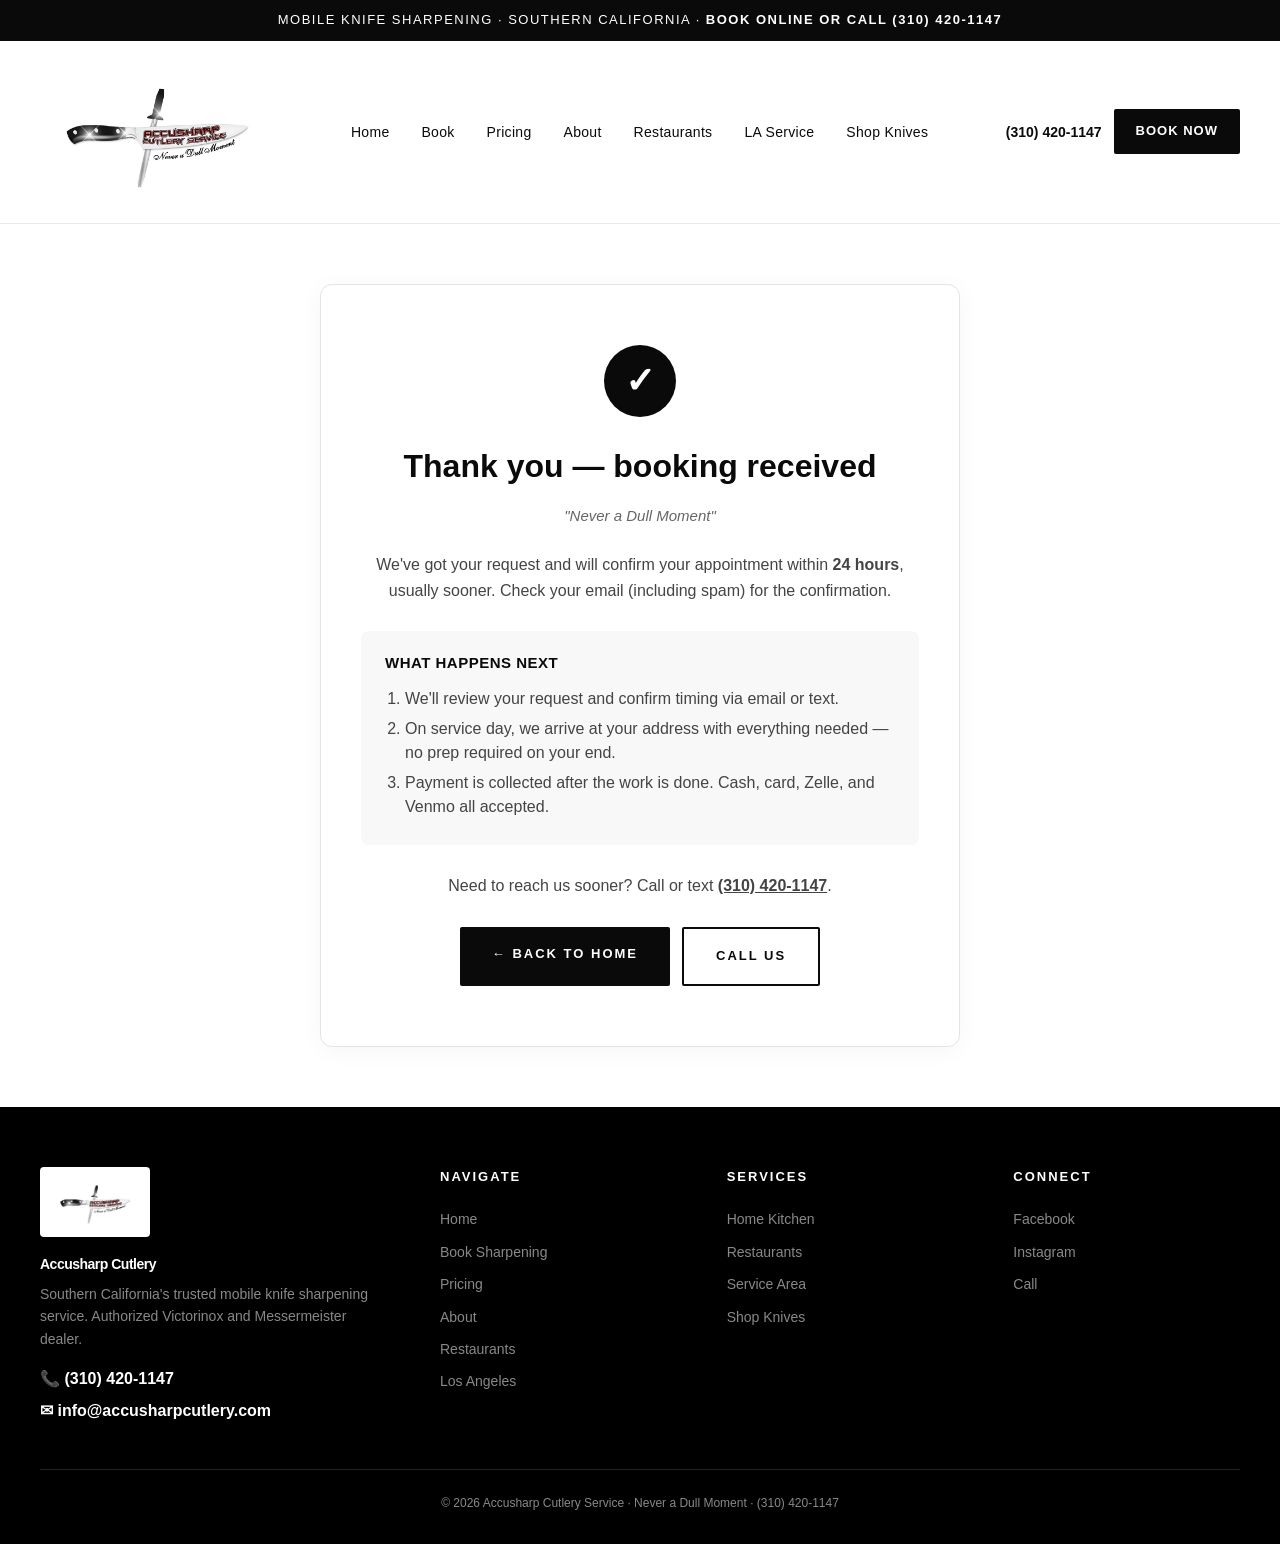
<file: Accusharp-website/thank-you.html>
<!DOCTYPE html>
<html lang="en">
<head>
  <meta charset="UTF-8">
  <meta name="viewport" content="width=device-width, initial-scale=1.0">

  <!-- Don't let Google index this page -->
  <meta name="robots" content="noindex, nofollow">

  <title>Thank You | Accusharp Cutlery</title>
  <meta name="description" content="Your booking request has been received. We'll confirm within 24 hours.">

  <link rel="icon" type="image/jpeg" href="images/logo-web.jpg">
  <link rel="apple-touch-icon" href="images/logo-web.jpg">
  <meta name="theme-color" content="#0a0a0a">
  <link rel="stylesheet" href="styles.css">

  <style>
    /* Page-specific styles for the thank-you page */
    .thankyou-wrap {
      min-height: 70vh;
      display: flex;
      align-items: center;
      justify-content: center;
      padding: 60px 20px;
    }
    .thankyou-card {
      max-width: 640px;
      width: 100%;
      text-align: center;
      padding: 60px 40px;
      background: #fff;
      border: 1px solid #e5e5e5;
      border-radius: 12px;
      box-shadow: 0 4px 24px rgba(0,0,0,0.04);
    }
    .check-icon {
      width: 72px;
      height: 72px;
      border-radius: 50%;
      background: #0a0a0a;
      color: #fff;
      display: flex;
      align-items: center;
      justify-content: center;
      margin: 0 auto 24px;
      font-size: 36px;
      font-weight: 700;
    }
    .thankyou-card h1 {
      font-size: 32px;
      margin: 0 0 12px;
      color: #0a0a0a;
    }
    .thankyou-card .tagline {
      font-style: italic;
      color: #666;
      margin: 0 0 24px;
      font-size: 15px;
    }
    .thankyou-card p {
      color: #444;
      line-height: 1.6;
      margin: 0 0 16px;
    }
    .next-steps {
      background: #f8f8f8;
      border-radius: 8px;
      padding: 20px 24px;
      margin: 28px 0;
      text-align: left;
    }
    .next-steps h3 {
      margin: 0 0 12px;
      font-size: 15px;
      text-transform: uppercase;
      letter-spacing: 0.5px;
      color: #0a0a0a;
    }
    .next-steps ol {
      margin: 0;
      padding-left: 20px;
      color: #444;
    }
    .next-steps li {
      margin: 6px 0;
      line-height: 1.5;
    }
    .thankyou-buttons {
      display: flex;
      gap: 12px;
      justify-content: center;
      flex-wrap: wrap;
      margin-top: 28px;
    }
  </style>
</head>
<body>

<!-- Announcement + Header (matches rest of site) -->
<div class="announce">
  MOBILE KNIFE SHARPENING · SOUTHERN CALIFORNIA · <strong>BOOK ONLINE OR CALL (310) 420-1147</strong>
</div>

<header class="header">
  <a href="index.html" aria-label="Home">
    <img src="images/logo-web.jpg" width="840" height="540" alt="Accusharp Cutlery" class="logo">
  </a>
  <nav class="nav" id="primaryNav">
    <a href="index.html">Home</a>
    <a href="booking.html">Book</a>
    <a href="pricing.html">Pricing</a>
    <a href="about.html">About</a>
    <a href="restaurants.html">Restaurants</a>
    <a href="los-angeles.html">LA Service</a>
    <a href="https://shop.accusharpcutlery.com" target="_blank" rel="noopener">Shop Knives</a>
  </nav>
  <div class="header-cta">
    <a class="phone-top" href="tel:3104201147">(310) 420-1147</a>
    <a href="booking.html" class="btn-book">Book Now</a>
    <button class="mobile-nav-toggle" aria-label="Toggle menu" aria-controls="primaryNav" aria-expanded="false">☰</button>
  </div>
</header>

<!-- Main thank-you content -->
<main class="thankyou-wrap">
  <div class="thankyou-card">

    <div class="check-icon">✓</div>

    <h1>Thank you — booking received</h1>
    <p class="tagline">"Never a Dull Moment"</p>

    <p>We've got your request and will confirm your appointment within <strong>24 hours</strong>, usually sooner. Check your email (including spam) for the confirmation.</p>

    <div class="next-steps">
      <h3>What happens next</h3>
      <ol>
        <li>We'll review your request and confirm timing via email or text.</li>
        <li>On service day, we arrive at your address with everything needed — no prep required on your end.</li>
        <li>Payment is collected after the work is done. Cash, card, Zelle, and Venmo all accepted.</li>
      </ol>
    </div>

    <p>Need to reach us sooner? Call or text <a href="tel:3104201147"><strong>(310) 420-1147</strong></a>.</p>

    <div class="thankyou-buttons">
      <a href="index.html" class="btn-primary">← Back to Home</a>
      <a href="tel:3104201147" class="btn-secondary dark">Call Us</a>
    </div>

  </div>
</main>

  <!-- FOOTER -->
  <footer class="footer">
    <div class="footer-inner">
      <div>
        <img src="images/logo-web.jpg" width="840" height="540" alt="Accusharp Cutlery" class="footer-logo" loading="lazy">
        <p class="footer-brand-name">Accusharp Cutlery</p>
        <p>Southern California's trusted mobile knife sharpening service. Authorized Victorinox and Messermeister dealer.</p>
        <div class="footer-contact">
          <a href="tel:3104201147">📞 (310) 420-1147</a>
          <a href="mailto:info@accusharpcutlery.com">✉ info@accusharpcutlery.com</a>
        </div>
      </div>
      <div>
        <h5>Navigate</h5>
        <a class="link" href="index.html">Home</a>
        <a class="link" href="booking.html">Book Sharpening</a>
        <a class="link" href="pricing.html">Pricing</a>
        <a class="link" href="about.html">About</a>
        <a class="link" href="restaurants.html">Restaurants</a>
        <a class="link" href="los-angeles.html">Los Angeles</a>
      </div>
      <div>
        <h5>Services</h5>
        <a class="link" href="booking.html">Home Kitchen</a>
        <a class="link" href="tel:3104201147">Restaurants</a>
        <a class="link" href="pricing.html">Service Area</a>
        <a class="link" href="https://shop.accusharpcutlery.com" target="_blank" rel="noopener">Shop Knives</a>
      </div>
      <div>
        <h5>Connect</h5>
        <a class="link" href="https://facebook.com/accusharpcutlery" target="_blank" rel="noopener">Facebook</a>
        <a class="link" href="https://instagram.com/accusharpcutlery" target="_blank" rel="noopener">Instagram</a>
        <a class="link" href="tel:3104201147">Call</a>
      </div>
    </div>
    <div class="footer-bottom">
      © <span id="currentYear">2026</span> Accusharp Cutlery Service · Never a Dull Moment · (310) 420-1147
    </div>
  </footer>

  <script src="script.js"></script>
</body>
</html>
</file>
<file: Accusharp-website/styles.css>
/* ==========================================================
   ACCUSHARP CUTLERY — SHARED STYLESHEET
   Used by: index.html, booking.html, pricing.html, about.html, los-angeles.html
   ========================================================== */

/* -- RESET & BASE -- */
* { box-sizing: border-box; margin: 0; padding: 0; }
html { scroll-behavior: smooth; }
body {
  font-family: -apple-system, BlinkMacSystemFont, 'Helvetica Neue', Arial, sans-serif;
  color: #0a0a0a;
  line-height: 1.6;
  background: #fff;
  -webkit-font-smoothing: antialiased;
}
img { max-width: 100%; height: auto; display: block; }
a { color: inherit; }
button { font-family: inherit; cursor: pointer; border: none; background: none; }

/* -- ANNOUNCEMENT BAR -- */
.announce {
  background: #0a0a0a;
  color: #fff;
  text-align: center;
  padding: 10px 16px;
  font-size: 13px;
  letter-spacing: 1.5px;
  font-weight: 500;
}
.announce strong { color: #fff; }

/* -- HEADER -- */
.header {
  background: #fff;
  border-bottom: 1px solid #eaeaea;
  padding: 16px 40px;
  display: flex;
  justify-content: space-between;
  align-items: center;
  position: sticky;
  top: 0;
  z-index: 100;
}
.header .logo { height: 150px !important; width: auto !important; }
.nav { display: flex; gap: 32px; }
.nav a {
  color: #0a0a0a;
  text-decoration: none;
  font-weight: 500;
  font-size: 14px;
  letter-spacing: 0.3px;
}
.nav a:hover,
.nav a.active {
  text-decoration: underline;
  text-underline-offset: 4px;
  text-decoration-thickness: 2px;
}
.header-cta { display: flex; gap: 12px; align-items: center; }
.phone-top {
  font-weight: 700;
  font-size: 14px;
  color: #0a0a0a;
  text-decoration: none;
}
.btn-book {
  background: #0a0a0a;
  color: #fff;
  padding: 12px 22px;
  text-decoration: none;
  font-size: 13px;
  font-weight: 700;
  letter-spacing: 1px;
  text-transform: uppercase;
  border-radius: 2px;
}
.btn-book:hover { background: #333; }

/* Mobile nav toggle (hidden on desktop) */
.mobile-nav-toggle {
  display: none;
  background: none;
  border: none;
  font-size: 24px;
  color: #0a0a0a;
  padding: 4px;
}

/* -- BREADCRUMB -- */
.breadcrumb {
  background: #fafafa;
  border-bottom: 1px solid #eaeaea;
  padding: 14px 40px;
  font-size: 13px;
  color: #666;
}
.breadcrumb a { color: #666; text-decoration: none; }
.breadcrumb a:hover { color: #0a0a0a; }
.breadcrumb .sep { margin: 0 8px; color: #ccc; }
.breadcrumb .current { color: #0a0a0a; font-weight: 600; }

/* -- BUTTONS -- */
.btn-primary {
  background: #0a0a0a;
  color: #fff;
  padding: 17px 32px;
  text-decoration: none;
  font-weight: 800;
  font-size: 13px;
  letter-spacing: 2px;
  text-transform: uppercase;
  border-radius: 2px;
  display: inline-block;
}
.btn-primary.light { background: #fff; color: #0a0a0a; }
.btn-primary:hover { opacity: 0.85; }
.btn-secondary {
  background: transparent;
  color: #fff;
  padding: 17px 32px;
  text-decoration: none;
  font-weight: 700;
  font-size: 13px;
  letter-spacing: 2px;
  text-transform: uppercase;
  border: 2px solid #fff;
  border-radius: 2px;
  display: inline-block;
}
.btn-secondary.dark {
  color: #0a0a0a;
  border-color: #0a0a0a;
}
.btn-secondary:hover { opacity: 0.85; }

/* -- HERO (homepage) -- */
.hero {
  background: #0a0a0a;
  color: #fff;
  padding: 100px 40px 120px;
  position: relative;
  overflow: hidden;
}
.hero-grid {
  max-width: 1300px;
  margin: 0 auto;
  display: grid;
  grid-template-columns: 1.15fr 1fr;
  gap: 80px;
  align-items: center;
  position: relative;
  z-index: 1;
}
.hero-eyebrow {
  color: #aaa;
  font-size: 12px;
  letter-spacing: 3px;
  text-transform: uppercase;
  font-weight: 500;
  margin-bottom: 24px;
}
.hero h1 {
  font-size: 68px;
  line-height: 0.95;
  font-weight: 900;
  letter-spacing: -2px;
  margin-bottom: 28px;
}
.hero h1 em {
  font-style: normal;
  display: inline-block;
  position: relative;
  padding-right: 4px;
}
.hero h1 em::after {
  display: none;
}
.hero p {
  font-size: 18px;
  color: #bbb;
  max-width: 500px;
  margin-bottom: 32px;
  line-height: 1.5;
}
.hero .tagline {
  font-size: 20px;
  color: #aaa;
  font-style: italic;
  margin-bottom: 32px;
  font-weight: 300;
}
.hero-buttons { display: flex; gap: 14px; flex-wrap: wrap; }
.hero-logo-display {
  display: flex;
  align-items: center;
  justify-content: center;
}
.hero-logo-display img { max-width: 420px; width: 100%; }

/* -- TRUST STRIP -- */
.trust {
  background: #f5f5f2;
  padding: 28px 40px;
  border-bottom: 1px solid #eaeaea;
}
.trust-inner {
  max-width: 1300px;
  margin: 0 auto;
  display: flex;
  justify-content: space-around;
  flex-wrap: wrap;
  gap: 20px;
}
.trust-item {
  display: flex;
  align-items: center;
  gap: 10px;
  font-size: 14px;
  color: #333;
  font-weight: 500;
}
.trust-item svg {
  width: 20px;
  height: 20px;
  flex-shrink: 0;
}

/* -- SECTIONS (general) -- */
.section { padding: 100px 40px; }
.section-inner { max-width: 1300px; margin: 0 auto; }
.section-tag {
  color: #0a0a0a;
  font-size: 12px;
  letter-spacing: 3px;
  text-transform: uppercase;
  font-weight: 700;
  margin-bottom: 16px;
  text-align: center;
}
.section-tag::before,
.section-tag::after {
  content: '';
  display: inline-block;
  width: 30px;
  height: 2px;
  background: #0a0a0a;
  vertical-align: middle;
}
.section-tag::before { margin-right: 12px; }
.section-tag::after { margin-left: 12px; }
.section h2 {
  font-size: 48px;
  font-weight: 900;
  text-align: center;
  margin-bottom: 20px;
  letter-spacing: -1.5px;
  line-height: 1.05;
}
.section-sub {
  text-align: center;
  color: #666;
  font-size: 17px;
  max-width: 600px;
  margin: 0 auto 60px;
}

/* -- SERVICES GRID (homepage) -- */
.services-bg { background: #fafafa; }
.service-grid {
  display: grid;
  grid-template-columns: repeat(2, 1fr);
  gap: 24px;
}
.service-card {
  background: #fff;
  border: 1px solid #e5e5e5;
  padding: 48px 40px;
  transition: all 0.2s;
}
.service-card:hover {
  border-color: #0a0a0a;
  transform: translateY(-4px);
  box-shadow: 0 20px 40px rgba(0,0,0,0.06);
}
.service-icon {
  width: 50px;
  height: 50px;
  margin-bottom: 24px;
  display: flex;
  align-items: center;
  justify-content: center;
  background: #0a0a0a;
  color: #fff;
  border-radius: 50%;
  font-size: 22px;
}
.service-card h3 {
  font-size: 28px;
  font-weight: 900;
  margin-bottom: 8px;
  letter-spacing: -0.5px;
}
.service-card .price {
  color: #666;
  font-weight: 600;
  font-size: 15px;
  margin-bottom: 20px;
  padding-bottom: 20px;
  border-bottom: 1px solid #eaeaea;
}
.service-card .price strong {
  color: #0a0a0a;
  font-size: 24px;
  font-weight: 900;
}
.service-card p {
  color: #555;
  margin-bottom: 24px;
  font-size: 15px;
}
.service-card ul {
  list-style: none;
  margin-bottom: 32px;
}
.service-card li {
  padding: 8px 0;
  color: #333;
  font-size: 14px;
  display: flex;
  gap: 10px;
  align-items: flex-start;
}
.service-card li::before {
  content: '→';
  color: #0a0a0a;
  font-weight: 700;
  flex-shrink: 0;
}
.service-card .cta {
  display: inline-block;
  background: #0a0a0a;
  color: #fff;
  padding: 14px 28px;
  text-decoration: none;
  font-weight: 700;
  font-size: 13px;
  letter-spacing: 1.5px;
  text-transform: uppercase;
}

/* -- STEPS (homepage) -- */
.steps {
  display: grid;
  grid-template-columns: repeat(3, 1fr);
  gap: 50px;
  margin-top: 40px;
}
.step { text-align: center; }
.step-num {
  display: inline-block;
  width: 70px;
  height: 70px;
  border-radius: 50%;
  background: #0a0a0a;
  color: #fff;
  font-size: 28px;
  font-weight: 900;
  line-height: 70px;
  margin-bottom: 24px;
}
.step h4 {
  font-size: 22px;
  margin-bottom: 12px;
  font-weight: 800;
}
.step p {
  color: #666;
  font-size: 15px;
  max-width: 280px;
  margin: 0 auto;
}

/* -- DEALERS BAND -- */
.dealers {
  background: #0a0a0a;
  color: #fff;
  padding: 80px 40px;
}
.dealers-inner {
  max-width: 1000px;
  margin: 0 auto;
  text-align: center;
}
.dealers .section-tag { color: #fff; }
.dealers .section-tag::before,
.dealers .section-tag::after { background: #fff; }
.dealers h2 {
  color: #fff;
  margin-bottom: 40px;
  font-size: 36px;
}
.dealer-logos {
  display: flex;
  justify-content: center;
  align-items: center;
  gap: 80px;
  flex-wrap: wrap;
}
.dealer-logo {
  font-size: 32px;
  font-weight: 900;
  letter-spacing: -1px;
  color: #fff;
  opacity: 0.7;
  font-style: italic;
}
.dealer-logo small {
  display: block;
  font-size: 10px;
  letter-spacing: 3px;
  font-style: normal;
  font-weight: 500;
  margin-top: 4px;
  color: #888;
}

/* -- TESTIMONIALS -- */
.testimonials { background: #0a0a0a; color: #fff; }
.testimonials h2,
.testimonials .section-tag { color: #fff; }
.testimonials .section-tag::before,
.testimonials .section-tag::after { background: #fff; }
.t-grid {
  display: grid;
  grid-template-columns: repeat(3, 1fr);
  gap: 30px;
  margin-top: 40px;
}
.t-card {
  background: #1a1a1a;
  padding: 36px;
  border: 1px solid #2a2a2a;
}
.t-stars {
  color: #fff;
  margin-bottom: 20px;
  font-size: 14px;
  letter-spacing: 3px;
}
.t-quote {
  font-size: 17px;
  line-height: 1.6;
  margin-bottom: 24px;
  color: #ddd;
}
.t-author {
  font-weight: 700;
  font-size: 14px;
}
.t-author small {
  display: block;
  color: #888;
  font-weight: 400;
  margin-top: 2px;
  font-size: 13px;
}

/* -- CTA BAND -- */
.cta-band {
  background: #0a0a0a;
  color: #fff;
  padding: 80px 40px;
  text-align: center;
}
.cta-band h2 {
  color: #fff;
  font-size: 52px;
  margin-bottom: 20px;
  font-weight: 900;
  letter-spacing: -1.5px;
  line-height: 1;
}
.cta-band .tagline-italic {
  font-size: 22px;
  color: #888;
  font-style: italic;
  margin-bottom: 30px;
}
.cta-band p {
  color: #bbb;
  font-size: 17px;
  margin: 0 auto 36px;
  max-width: 600px;
}
.cta-band-buttons {
  display: flex;
  gap: 14px;
  justify-content: center;
  flex-wrap: wrap;
}

/* -- FOOTER -- */
.footer {
  background: #000;
  color: #888;
  padding: 60px 40px 30px;
}
.footer-inner {
  max-width: 1300px;
  margin: 0 auto;
  display: grid;
  grid-template-columns: 1.5fr 1fr 1fr 1fr;
  gap: 60px;
  margin-bottom: 40px;
}
.footer-logo {
  height: 70px;
  width: auto;
  margin-bottom: 16px;
  background: #fff;
  padding: 6px 10px;
  border-radius: 4px;
}
.footer p {
  font-size: 14px;
  margin-bottom: 10px;
  line-height: 1.6;
}
.footer-brand-name {
  color: #fff;
  font-weight: 700;
  font-size: 20px;
  letter-spacing: -0.5px;
  margin-bottom: 8px !important;
}
.footer-contact { margin-top: 16px; }
.footer-contact a {
  display: block;
  color: #fff;
  text-decoration: none;
  font-weight: 700;
  font-size: 16px;
  margin-bottom: 6px;
}
.footer h5 {
  color: #fff;
  font-size: 13px;
  margin-bottom: 16px;
  letter-spacing: 2px;
  text-transform: uppercase;
  font-weight: 800;
}
.footer a.link {
  color: #888;
  text-decoration: none;
  display: block;
  padding: 5px 0;
  font-size: 14px;
}
.footer a.link:hover { color: #fff; }
.footer-bottom {
  border-top: 1px solid #222;
  padding-top: 24px;
  text-align: center;
  font-size: 12px;
}

/* -- PAGE HEADER (booking, pricing, about, LA) -- */
.page-header {
  background: #0a0a0a;
  color: #fff;
  padding: 70px 40px 60px;
  text-align: center;
}
.page-header .eyebrow {
  color: #aaa;
  font-size: 12px;
  letter-spacing: 3px;
  text-transform: uppercase;
  font-weight: 500;
  margin-bottom: 14px;
}
.page-header h1 {
  font-size: 58px;
  font-weight: 900;
  letter-spacing: -2px;
  margin-bottom: 14px;
  line-height: 1;
}
.page-header .tagline {
  font-style: italic;
  color: #888;
  font-size: 18px;
  margin-bottom: 10px;
}
.page-header p {
  color: #bbb;
  font-size: 17px;
  max-width: 600px;
  margin: 0 auto;
}

/* -- CONTACT BAR (booking page) -- */
.contact-bar {
  background: #fff;
  padding: 24px 40px;
  border-bottom: 1px solid #eaeaea;
}
.contact-bar-inner {
  max-width: 1100px;
  margin: 0 auto;
  display: grid;
  grid-template-columns: repeat(3, 1fr);
  gap: 20px;
}
.contact-option {
  display: flex;
  align-items: center;
  gap: 12px;
  padding: 14px;
  border: 1px solid #eaeaea;
  border-radius: 8px;
  text-decoration: none;
  color: #0a0a0a;
  transition: all 0.2s;
}
.contact-option:hover {
  border-color: #0a0a0a;
  transform: translateY(-2px);
}
.contact-icon {
  width: 44px;
  height: 44px;
  background: #0a0a0a;
  color: #fff;
  border-radius: 50%;
  display: flex;
  align-items: center;
  justify-content: center;
  font-size: 18px;
  flex-shrink: 0;
}
.contact-option .label {
  font-size: 11px;
  color: #888;
  letter-spacing: 1px;
  text-transform: uppercase;
  font-weight: 600;
}
.contact-option .value {
  font-size: 15px;
  font-weight: 700;
  margin-top: 2px;
}

/* -- BOOKING FORM -- */
.main-booking {
  max-width: 1100px;
  margin: 50px auto;
  padding: 0 40px;
  display: grid;
  grid-template-columns: 1.4fr 1fr;
  gap: 40px;
  align-items: start;
}
.form-box {
  background: #fff;
  border: 1px solid #eaeaea;
  padding: 40px;
}
.form-box h2 {
  font-size: 28px;
  font-weight: 900;
  margin-bottom: 8px;
  letter-spacing: -0.5px;
}
.form-box .form-sub {
  color: #666;
  margin-bottom: 32px;
  font-size: 15px;
}
.field-group { margin-bottom: 20px; }
.field-row {
  display: grid;
  grid-template-columns: 1fr 1fr;
  gap: 14px;
  margin-bottom: 20px;
}
label {
  display: block;
  font-size: 12px;
  font-weight: 700;
  letter-spacing: 1px;
  text-transform: uppercase;
  color: #0a0a0a;
  margin-bottom: 6px;
}
label .req { color: #c00; }
input[type="text"],
input[type="email"],
input[type="tel"],
input[type="number"],
textarea,
select {
  width: 100%;
  padding: 12px 14px;
  border: 1.5px solid #d5d5d5;
  border-radius: 4px;
  font-size: 15px;
  font-family: inherit;
  background: #fff;
  transition: border-color 0.15s;
}
input:focus,
textarea:focus,
select:focus {
  outline: none;
  border-color: #0a0a0a;
}
textarea {
  resize: vertical;
  min-height: 90px;
}
.tier-selector {
  display: grid;
  grid-template-columns: repeat(3, 1fr);
  gap: 10px;
}
.tier-option {
  background: #fff;
  border: 1.5px solid #d5d5d5;
  padding: 16px 14px;
  border-radius: 4px;
  cursor: pointer;
  text-align: center;
  transition: all 0.15s;
}
.tier-option:hover { border-color: #888; }
.tier-option.selected {
  border-color: #0a0a0a;
  background: #0a0a0a;
  color: #fff;
}
.tier-option .tier-label {
  font-size: 18px;
  font-weight: 900;
  letter-spacing: -0.5px;
}
.tier-option .tier-sub {
  font-size: 11px;
  color: #888;
  letter-spacing: 1px;
  margin-top: 4px;
  text-transform: uppercase;
}
.tier-option.selected .tier-sub { color: #aaa; }
.checkbox-grid {
  display: grid;
  grid-template-columns: repeat(2, 1fr);
  gap: 10px;
}
.checkbox-option {
  display: flex;
  align-items: center;
  gap: 10px;
  padding: 10px 14px;
  border: 1.5px solid #d5d5d5;
  border-radius: 4px;
  cursor: pointer;
  background: #fff;
}
.checkbox-option:hover { border-color: #888; }
.checkbox-option.checked {
  border-color: #0a0a0a;
  background: #fafafa;
}
.checkbox-option input { accent-color: #0a0a0a; }
.checkbox-option span {
  font-size: 14px;
  font-weight: 500;
}
.submit-row {
  margin-top: 32px;
  padding-top: 24px;
  border-top: 1px solid #eaeaea;
}
.btn-submit {
  background: #0a0a0a;
  color: #fff;
  border: none;
  padding: 18px 36px;
  font-size: 14px;
  font-weight: 800;
  letter-spacing: 2px;
  text-transform: uppercase;
  cursor: pointer;
  border-radius: 2px;
  width: 100%;
  font-family: inherit;
}
.btn-submit:hover { background: #333; }
.form-note {
  font-size: 13px;
  color: #888;
  margin-top: 14px;
  text-align: center;
}

/* -- SIDEBAR (booking) -- */
.sidebar {
  display: flex;
  flex-direction: column;
  gap: 16px;
  position: sticky;
  top: 80px;
}
.estimator {
  background: #0a0a0a;
  color: #fff;
  padding: 28px;
  border-radius: 8px;
}
.estimator h3 {
  font-size: 14px;
  letter-spacing: 2px;
  text-transform: uppercase;
  font-weight: 700;
  margin-bottom: 16px;
  color: #aaa;
}
.est-row {
  display: flex;
  justify-content: space-between;
  padding: 8px 0;
  font-size: 14px;
  color: #ccc;
}
.est-row strong { color: #fff; }
.est-total {
  border-top: 1px solid #333;
  margin-top: 12px;
  padding-top: 16px !important;
}
.est-total strong {
  font-size: 32px;
  font-weight: 900;
  letter-spacing: -1px;
}
.est-note {
  font-size: 12px;
  color: #888;
  margin-top: 14px;
  padding-top: 14px;
  border-top: 1px solid #333;
  line-height: 1.5;
}
.est-placeholder {
  color: #666;
  font-style: italic;
  font-size: 14px;
  padding: 16px 0;
  text-align: center;
}
.info-box,
.pricing-sidebar {
  background: #fff;
  border: 1px solid #eaeaea;
  padding: 24px;
  border-radius: 8px;
}
.pricing-sidebar {
  background: #f5f5f2;
}
.info-box h3,
.pricing-sidebar h3 {
  font-size: 14px;
  letter-spacing: 2px;
  text-transform: uppercase;
  font-weight: 700;
  margin-bottom: 14px;
}
.info-box ul { list-style: none; }
.info-box li {
  padding: 6px 0;
  font-size: 14px;
  color: #444;
  display: flex;
  gap: 8px;
}
.info-box li::before {
  content: '✓';
  color: #0a0a0a;
  font-weight: 900;
  flex-shrink: 0;
}
.price-row {
  display: flex;
  justify-content: space-between;
  padding: 10px 0;
  font-size: 14px;
  border-bottom: 1px solid #eaeaea;
}
.price-row:last-child { border-bottom: none; }
.price-row .qty {
  font-weight: 600;
  color: #0a0a0a;
}
.price-row .rate { color: #666; }

/* -- CONFIRMATION SCREEN -- */
.confirmation {
  display: none;
  background: #fff;
  border: 2px solid #0a0a0a;
  padding: 50px 40px;
  text-align: center;
  margin: 40px auto;
  max-width: 700px;
}
.confirmation.show { display: block; }
.confirmation .check {
  width: 70px;
  height: 70px;
  background: #0a0a0a;
  color: #fff;
  border-radius: 50%;
  display: inline-flex;
  align-items: center;
  justify-content: center;
  font-size: 32px;
  margin-bottom: 20px;
}
.confirmation h2 {
  font-size: 32px;
  font-weight: 900;
  margin-bottom: 14px;
  letter-spacing: -0.5px;
}
.confirmation .summary {
  background: #f5f5f2;
  padding: 20px;
  border-radius: 6px;
  margin: 20px 0;
  text-align: left;
  font-size: 14px;
  line-height: 1.8;
}
.confirmation .summary strong {
  display: inline-block;
  min-width: 130px;
  color: #0a0a0a;
}

/* -- PRICING PAGE -- */
.pricing-main {
  max-width: 1200px;
  margin: 0 auto;
  padding: 70px 40px;
}
.section-label {
  text-align: center;
  margin-bottom: 50px;
}
.section-label h2 {
  font-size: 42px;
  font-weight: 900;
  letter-spacing: -1px;
  margin-bottom: 12px;
  line-height: 1.1;
}
.section-label p {
  color: #666;
  font-size: 17px;
  max-width: 600px;
  margin: 0 auto;
}
.tier-grid {
  display: grid;
  grid-template-columns: repeat(3, 1fr);
  gap: 24px;
  margin-bottom: 50px;
}
.tier-card {
  background: #fff;
  border: 1px solid #eaeaea;
  padding: 40px 32px;
  border-radius: 6px;
  position: relative;
  transition: all 0.2s;
}
.tier-card:hover {
  border-color: #0a0a0a;
  transform: translateY(-4px);
  box-shadow: 0 20px 40px rgba(0,0,0,0.06);
}
.tier-card.featured {
  background: #0a0a0a;
  color: #fff;
  border-color: #0a0a0a;
}
.tier-card.featured .tier-head,
.tier-card.featured .tier-price { color: #fff; }
.tier-card.featured li { color: #ccc; }
.tier-card.featured li::before { color: #fff; }
.tier-card.featured .tier-note,
.tier-card.featured .tier-sub {
  color: #aaa;
  border-color: #333;
}
.tier-badge {
  position: absolute;
  top: -10px;
  right: 24px;
  background: #fff;
  color: #0a0a0a;
  font-size: 10px;
  font-weight: 900;
  letter-spacing: 2px;
  padding: 6px 14px;
  border-radius: 2px;
  border: 1px solid #0a0a0a;
}
.tier-head {
  font-size: 13px;
  letter-spacing: 2px;
  text-transform: uppercase;
  color: #0a0a0a;
  font-weight: 700;
  margin-bottom: 10px;
}
.tier-range {
  font-size: 38px;
  font-weight: 900;
  letter-spacing: -1.5px;
  line-height: 1;
  margin-bottom: 14px;
}
.tier-price {
  font-size: 17px;
  font-weight: 700;
  color: #0a0a0a;
  margin-bottom: 6px;
}
.tier-price .big {
  font-size: 42px;
  letter-spacing: -1px;
}
.tier-sub {
  font-size: 13px;
  color: #666;
  margin-bottom: 24px;
  padding-bottom: 24px;
  border-bottom: 1px solid #eaeaea;
}
.tier-card ul {
  list-style: none;
  margin-bottom: 24px;
}
.tier-card li {
  padding: 6px 0;
  font-size: 14px;
  color: #333;
  display: flex;
  gap: 8px;
  align-items: flex-start;
}
.tier-card li::before {
  content: '→';
  color: #0a0a0a;
  font-weight: 900;
  flex-shrink: 0;
}
.tier-note {
  font-size: 12px;
  color: #888;
  padding-top: 16px;
  border-top: 1px solid #eaeaea;
  line-height: 1.5;
}

/* -- CALCULATOR (pricing) -- */
.calculator {
  background: #f5f5f2;
  padding: 40px;
  border-radius: 8px;
  margin-bottom: 70px;
  display: grid;
  grid-template-columns: 1fr 1fr;
  gap: 50px;
  align-items: center;
}
.calc-left h3 {
  font-size: 26px;
  font-weight: 900;
  margin-bottom: 10px;
  letter-spacing: -0.5px;
}
.calc-left p {
  font-size: 15px;
  color: #555;
}
.calc-input-group { margin-bottom: 16px; }
.calc-input-group label {
  display: block;
  font-size: 12px;
  letter-spacing: 1px;
  text-transform: uppercase;
  font-weight: 700;
  margin-bottom: 8px;
}
.calc-slider {
  width: 100%;
  height: 8px;
  -webkit-appearance: none;
  appearance: none;
  background: #ddd;
  border-radius: 4px;
  outline: none;
  margin-bottom: 8px;
}
.calc-slider::-webkit-slider-thumb {
  -webkit-appearance: none;
  appearance: none;
  width: 24px;
  height: 24px;
  background: #0a0a0a;
  border-radius: 50%;
  cursor: pointer;
}
.calc-slider::-moz-range-thumb {
  width: 24px;
  height: 24px;
  background: #0a0a0a;
  border-radius: 50%;
  cursor: pointer;
  border: none;
}
.slider-val {
  font-size: 22px;
  font-weight: 900;
}
.calc-right {
  background: #0a0a0a;
  color: #fff;
  padding: 30px;
  border-radius: 6px;
}
.calc-right h4 {
  font-size: 12px;
  letter-spacing: 2px;
  text-transform: uppercase;
  color: #aaa;
  margin-bottom: 16px;
}
.calc-line {
  display: flex;
  justify-content: space-between;
  font-size: 14px;
  color: #ccc;
  padding: 8px 0;
}
.calc-line strong { color: #fff; }
.calc-total {
  border-top: 1px solid #333;
  margin-top: 12px;
  padding-top: 16px !important;
}
.calc-total strong {
  font-size: 34px;
  font-weight: 900;
  letter-spacing: -1px;
}
.calc-note {
  font-size: 12px;
  color: #888;
  margin-top: 16px;
  padding-top: 16px;
  border-top: 1px solid #333;
  line-height: 1.5;
}

/* -- ADD-ONS (pricing) -- */
.addon-grid {
  display: grid;
  grid-template-columns: repeat(2, 1fr);
  gap: 20px;
  margin-top: 30px;
  margin-bottom: 70px;
}
.addon-card {
  background: #fff;
  border: 1px solid #eaeaea;
  padding: 28px 32px;
  border-radius: 6px;
  display: grid;
  grid-template-columns: 1fr auto;
  gap: 20px;
  align-items: center;
}
.addon-card .addon-icon {
  width: 44px;
  height: 44px;
  background: #0a0a0a;
  color: #fff;
  border-radius: 50%;
  display: flex;
  align-items: center;
  justify-content: center;
  font-size: 18px;
  margin-bottom: 12px;
}
.addon-card h3 {
  font-size: 19px;
  font-weight: 900;
  margin-bottom: 6px;
}
.addon-card p {
  font-size: 14px;
  color: #666;
  margin: 0;
}
.addon-price {
  background: #f5f5f2;
  padding: 14px 20px;
  border-radius: 6px;
  text-align: center;
  min-width: 120px;
}
.addon-price .amount {
  font-size: 24px;
  font-weight: 900;
  letter-spacing: -1px;
}
.addon-price .per {
  font-size: 11px;
  color: #666;
  letter-spacing: 1px;
  text-transform: uppercase;
}

/* -- MILEAGE ZONES (pricing) -- */
.mileage-section {
  background: #f5f5f2;
  padding: 50px 40px;
  border-radius: 8px;
  margin-bottom: 70px;
}
.mileage-header {
  text-align: center;
  margin-bottom: 30px;
}
.mileage-header h2 {
  font-size: 32px;
  font-weight: 900;
  margin-bottom: 10px;
  letter-spacing: -0.5px;
}
.mileage-header p {
  color: #666;
  max-width: 600px;
  margin: 0 auto;
  font-size: 15px;
}
.mileage-zones {
  display: grid;
  grid-template-columns: repeat(3, 1fr);
  gap: 16px;
}
.zone-card {
  background: #fff;
  padding: 24px;
  border-radius: 6px;
  border: 1px solid #eaeaea;
}
.zone-card.zone-core { border-left: 4px solid #0a0a0a; }
.zone-card.zone-standard { border-left: 4px solid #888; }
.zone-card.zone-extended { border-left: 4px solid #ccc; }
.zone-card .zone-label {
  font-size: 11px;
  letter-spacing: 2px;
  text-transform: uppercase;
  font-weight: 700;
  margin-bottom: 6px;
  color: #0a0a0a;
}
.zone-card h3 {
  font-size: 24px;
  font-weight: 900;
  margin-bottom: 12px;
}
.zone-card .zone-fee {
  font-size: 15px;
  color: #0a0a0a;
  font-weight: 700;
  margin-bottom: 14px;
}
.zone-card p {
  font-size: 13px;
  color: #666;
  margin: 0;
  line-height: 1.6;
}

/* -- COMMERCIAL BAND (pricing) -- */
.commercial-band {
  background: #0a0a0a;
  color: #fff;
  padding: 60px 40px;
  border-radius: 8px;
  text-align: center;
  margin-bottom: 70px;
}
.commercial-tag {
  color: #aaa;
  font-size: 11px;
  letter-spacing: 3px;
  text-transform: uppercase;
  font-weight: 700;
  margin-bottom: 14px;
}
.commercial-band h2 {
  color: #fff;
  font-size: 38px;
  margin-bottom: 16px;
  font-weight: 900;
  letter-spacing: -1px;
}
.commercial-band p {
  color: #bbb;
  font-size: 17px;
  max-width: 600px;
  margin: 0 auto 30px;
}

/* -- FAQ -- */
.faq-section {
  margin-bottom: 70px;
  max-width: 900px;
  margin-left: auto;
  margin-right: auto;
}
.faq-section h2 {
  text-align: center;
  font-size: 38px;
  font-weight: 900;
  letter-spacing: -1px;
  margin-bottom: 40px;
}
.faq-item {
  border-bottom: 1px solid #eaeaea;
  padding: 20px 0;
  cursor: pointer;
}
.faq-q {
  display: flex;
  justify-content: space-between;
  align-items: center;
  font-size: 17px;
  font-weight: 700;
}
.faq-q::after {
  content: '+';
  font-size: 24px;
  font-weight: 300;
  color: #888;
  transition: transform 0.2s;
}
.faq-item.open .faq-q::after {
  content: '−';
}
.faq-a {
  font-size: 15px;
  color: #555;
  margin-top: 14px;
  line-height: 1.7;
  display: none;
}
.faq-item.open .faq-a { display: block; }

/* -- ABOUT PAGE -- */
.about-main {
  max-width: 1100px;
  margin: 0 auto;
  padding: 80px 40px;
}
.about-intro {
  display: grid;
  grid-template-columns: 1fr 1.2fr;
  gap: 60px;
  margin-bottom: 80px;
  align-items: center;
}
.about-img-large {
  background: #eee;
  aspect-ratio: 4/5;
  display: flex;
  align-items: center;
  justify-content: center;
  color: #888;
  font-size: 13px;
  padding: 30px;
  text-align: center;
  border-radius: 4px;
  overflow: hidden;
}
.about-img-large img {
  width: 100%;
  height: 100%;
  object-fit: cover;
}
.about-intro h2 {
  font-size: 48px;
  font-weight: 900;
  letter-spacing: -1.5px;
  line-height: 1.05;
  margin-bottom: 24px;
}
.about-intro .tag {
  color: #666;
  font-size: 13px;
  letter-spacing: 2px;
  font-weight: 700;
  text-transform: uppercase;
  margin-bottom: 12px;
}
.about-intro p {
  font-size: 17px;
  color: #444;
  margin-bottom: 16px;
  line-height: 1.7;
}
.about-values {
  background: #fafafa;
  padding: 70px 40px;
}
.values-grid {
  max-width: 1100px;
  margin: 40px auto 0;
  display: grid;
  grid-template-columns: repeat(3, 1fr);
  gap: 24px;
}
.value-card {
  background: #fff;
  padding: 32px 28px;
  border-radius: 4px;
  border: 1px solid #eaeaea;
}
.value-card .icon {
  font-size: 28px;
  margin-bottom: 14px;
}
.value-card h4 {
  font-size: 18px;
  font-weight: 900;
  margin-bottom: 10px;
}
.value-card p {
  font-size: 14px;
  color: #555;
  margin: 0;
  line-height: 1.6;
}
.about-story { padding: 80px 40px; }
.story-inner {
  max-width: 800px;
  margin: 0 auto;
}
.story-inner h2 {
  font-size: 36px;
  font-weight: 900;
  margin-bottom: 24px;
  letter-spacing: -1px;
}
.story-inner p {
  font-size: 17px;
  color: #444;
  margin-bottom: 18px;
  line-height: 1.8;
}
.story-inner blockquote {
  border-left: 4px solid #0a0a0a;
  padding: 16px 24px;
  margin: 30px 0;
  font-style: italic;
  font-size: 20px;
  color: #0a0a0a;
  font-weight: 500;
}

/* -- CITY PAGE (LA) -- */
.city-hero {
  background: #0a0a0a;
  color: #fff;
  padding: 70px 40px 80px;
}
.city-hero-grid {
  max-width: 1200px;
  margin: 0 auto;
  display: grid;
  grid-template-columns: 1.3fr 1fr;
  gap: 60px;
  align-items: center;
}
.city-hero .eyebrow {
  color: #aaa;
  font-size: 12px;
  letter-spacing: 3px;
  text-transform: uppercase;
  font-weight: 500;
  margin-bottom: 20px;
  display: flex;
  align-items: center;
  gap: 10px;
}
.city-hero h1 {
  font-size: 58px;
  line-height: 1;
  font-weight: 900;
  letter-spacing: -2px;
  margin-bottom: 20px;
}
.city-hero h1 em {
  font-style: normal;
  border-bottom: 3px solid #fff;
  padding-bottom: 2px;
}
.city-hero .sub {
  font-size: 18px;
  color: #bbb;
  margin-bottom: 30px;
  max-width: 540px;
  line-height: 1.5;
}
.hero-stats {
  display: flex;
  gap: 30px;
  margin-bottom: 32px;
}
.hero-stat .num {
  font-size: 32px;
  font-weight: 900;
  line-height: 1;
}
.hero-stat .label {
  font-size: 11px;
  color: #888;
  letter-spacing: 2px;
  text-transform: uppercase;
  margin-top: 4px;
}
.quick-facts {
  background: #1a1a1a;
  border-radius: 8px;
  padding: 28px;
  border: 1px solid #2a2a2a;
}
.quick-facts h3 {
  font-size: 13px;
  letter-spacing: 2px;
  text-transform: uppercase;
  color: #aaa;
  margin-bottom: 18px;
}
.quick-fact {
  display: flex;
  justify-content: space-between;
  padding: 12px 0;
  border-bottom: 1px solid #2a2a2a;
  font-size: 14px;
}
.quick-fact:last-child { border-bottom: none; }
.quick-fact .k { color: #888; }
.quick-fact .v {
  color: #fff;
  font-weight: 700;
}
.two-col {
  display: grid;
  grid-template-columns: 1.3fr 1fr;
  gap: 60px;
  align-items: start;
}
.local-map {
  aspect-ratio: 4/3;
  background: #e8e5df;
  border-radius: 8px;
  display: flex;
  align-items: center;
  justify-content: center;
  color: #999;
  padding: 30px;
  text-align: center;
  font-size: 13px;
  line-height: 1.6;
  border: 1px solid #ddd;
}
.nhood-grid {
  display: grid;
  grid-template-columns: repeat(3, 1fr);
  gap: 14px;
  margin-top: 30px;
}
.nhood {
  background: #fff;
  border: 1px solid #eaeaea;
  padding: 18px 20px;
  border-radius: 6px;
  font-size: 14px;
  font-weight: 700;
}
.local-t {
  background: #fff;
  border-left: 4px solid #0a0a0a;
  padding: 30px 40px;
  margin: 40px 0;
  border-radius: 4px;
}
.local-t .stars {
  color: #0a0a0a;
  letter-spacing: 4px;
  margin-bottom: 14px;
  font-size: 14px;
}
.local-t blockquote {
  font-size: 20px;
  font-style: italic;
  line-height: 1.5;
  color: #1a1a1a;
  margin-bottom: 16px;
  font-weight: 500;
}
.local-t cite {
  font-style: normal;
  font-weight: 700;
  font-size: 14px;
  display: block;
}
.local-t cite small {
  display: block;
  color: #888;
  font-weight: 400;
  margin-top: 2px;
}

/* -- RESPONSIVE (mobile) -- */
@media (max-width: 900px) {
  /* Header */
  .nav { display: none; }
  .nav.open {
    display: flex;
    flex-direction: column;
    position: absolute;
    top: 100%;
    left: 0;
    right: 0;
    background: #fff;
    padding: 20px 40px;
    gap: 14px;
    border-bottom: 1px solid #eaeaea;
    box-shadow: 0 4px 10px rgba(0,0,0,0.05);
  }
  .phone-top { display: none; }
  .mobile-nav-toggle { display: block; }
  .header { padding: 14px 20px; }

  /* Hero */
  .hero { padding: 60px 24px 80px; }
  .hero-grid { grid-template-columns: 1fr; gap: 40px; }
  .hero h1 { font-size: 44px; }

  /* Sections */
  .section { padding: 60px 24px; }
  .section h2 { font-size: 34px; }
  .service-grid,
  .steps,
  .t-grid,
  .footer-inner,
  .tier-grid,
  .mileage-zones,
  .values-grid,
  .addon-grid,
  .nhood-grid,
  .contact-bar-inner {
    grid-template-columns: 1fr;
    gap: 20px;
  }

  /* Page headers */
  .page-header { padding: 40px 20px; }
  .page-header h1 { font-size: 38px; }

  /* Booking */
  .main-booking {
    grid-template-columns: 1fr;
    padding: 30px 20px;
    margin: 30px auto;
  }
  .sidebar { position: static; }
  .field-row,
  .tier-selector,
  .checkbox-grid { grid-template-columns: 1fr; }
  .form-box { padding: 24px; }

  /* Pricing */
  .pricing-main { padding: 40px 20px; }
  .calculator {
    grid-template-columns: 1fr;
    padding: 24px;
    gap: 24px;
  }
  .mileage-section { padding: 30px 20px; }

  /* About */
  .about-main { padding: 40px 20px; }
  .about-intro {
    grid-template-columns: 1fr;
    gap: 30px;
  }
  .about-intro h2 { font-size: 34px; }
  .about-values,
  .about-story { padding: 50px 20px; }

  /* City */
  .city-hero {
    padding: 40px 20px 50px;
  }
  .city-hero-grid,
  .two-col {
    grid-template-columns: 1fr;
    gap: 30px;
  }
  .city-hero h1 { font-size: 40px; }

  /* CTA */
  .cta-band {
    padding: 50px 20px;
  }
  .cta-band h2 { font-size: 36px; }

  /* Dealers */
  .dealer-logos { gap: 40px; }
  .dealer-logo { font-size: 26px; }

  /* Footer */
  .footer { padding: 40px 20px 20px; }

  /* Breadcrumb */
  .breadcrumb { padding: 12px 20px; }
}

/* -- PRINT STYLES -- */
@media print {
  .header,
  .footer,
  .cta-band,
  .btn-primary,
  .btn-secondary,
  .btn-book { display: none; }
  body { color: #000; background: #fff; }
}
/* Header logo sizing */
.site-logo {
  height: 48px;
  width: auto;
  display: block;
}

.logo-slot a {
  display: inline-block;
  line-height: 0;
}

@media (max-width: 600px) {
  .site-logo {
    height: 38px;
  }
}
/* -- MAP EMBED + FAQ TOUCH-UPS -- */
iframe.local-map {
  display: block;
  width: 100%;
  padding: 0;
}
.faq-q { gap: 16px; }
.faq-q::after { flex-shrink: 0; }
.faq-a a { text-decoration: underline; }

/* -- MOBILE REFINEMENTS (phones + tablets) -- */
@media (max-width: 900px) {
  /* Header: smaller logo so the sticky bar doesn't eat the screen */
  .header .logo { height: 64px !important; }
  .mobile-nav-toggle {
    min-width: 44px;
    min-height: 44px;
    padding: 8px;
    line-height: 1;
  }
  .btn-book { padding: 12px 16px; white-space: nowrap; }
  .nav.open {
    padding: 8px 20px 16px;
    gap: 0;
    max-height: calc(100vh - 100px);
    overflow-y: auto;
  }
  .nav.open a {
    padding: 14px 0;
    font-size: 16px;
    border-bottom: 1px solid #f0f0f0;
  }
  .nav.open a:last-child { border-bottom: none; }

  /* Forms: 16px stops iPhones from zooming in on every field */
  input[type="text"],
  input[type="email"],
  input[type="tel"],
  input[type="number"],
  textarea,
  select { font-size: 16px; }

  /* Bigger tap targets in the footer */
  .footer-inner { gap: 32px; }
  .footer a.link { padding: 11px 0; }
  .footer-contact a { padding: 8px 0; margin-bottom: 0; }

  /* Tighter cards and bands */
  .trust { padding: 20px; }
  .trust-inner { justify-content: flex-start; gap: 12px 20px; }
  .service-card,
  .tier-card { padding: 32px 24px; }
  .t-card { padding: 28px 24px; }
  .addon-card { padding: 24px 20px; }
  .dealers { padding: 50px 20px; }
  .dealers h2 { font-size: 28px; }
  .commercial-band { padding: 40px 20px; }
  .commercial-band h2,
  .section-label h2,
  .faq-section h2,
  .story-inner h2 { font-size: 30px; }
  .local-t { padding: 24px 20px; }
  .local-t blockquote { font-size: 18px; }
  .hero-stats { gap: 20px; flex-wrap: wrap; }
  .confirmation { padding: 32px 20px; }
  .thankyou-wrap .thankyou-card { padding: 36px 20px; }
  .dealer-logo small,
  .tier-badge { font-size: 11px; }
}

@media (max-width: 480px) {
  .announce {
    font-size: 11px;
    letter-spacing: 0.8px;
    padding: 8px 12px;
  }
  .hero h1 { font-size: 38px; letter-spacing: -1px; }
  .page-header h1,
  .city-hero h1 { font-size: 32px; letter-spacing: -1px; }
  .section h2,
  .cta-band h2 { font-size: 30px; }
  .mileage-header h2 { font-size: 26px; }
  .section-tag { letter-spacing: 2px; }
  .section-tag::before,
  .section-tag::after { width: 16px; }

  /* Full-width, easy-to-hit buttons */
  .hero-buttons,
  .cta-band-buttons { flex-direction: column; }
  .hero-buttons a,
  .cta-band-buttons a { width: 100%; text-align: center; }
  .btn-primary,
  .btn-secondary { padding: 16px 20px; }

  .addon-card { grid-template-columns: 1fr; }
  .quick-fact { gap: 12px; }
  .quick-fact .v { text-align: right; }
}
</file>
